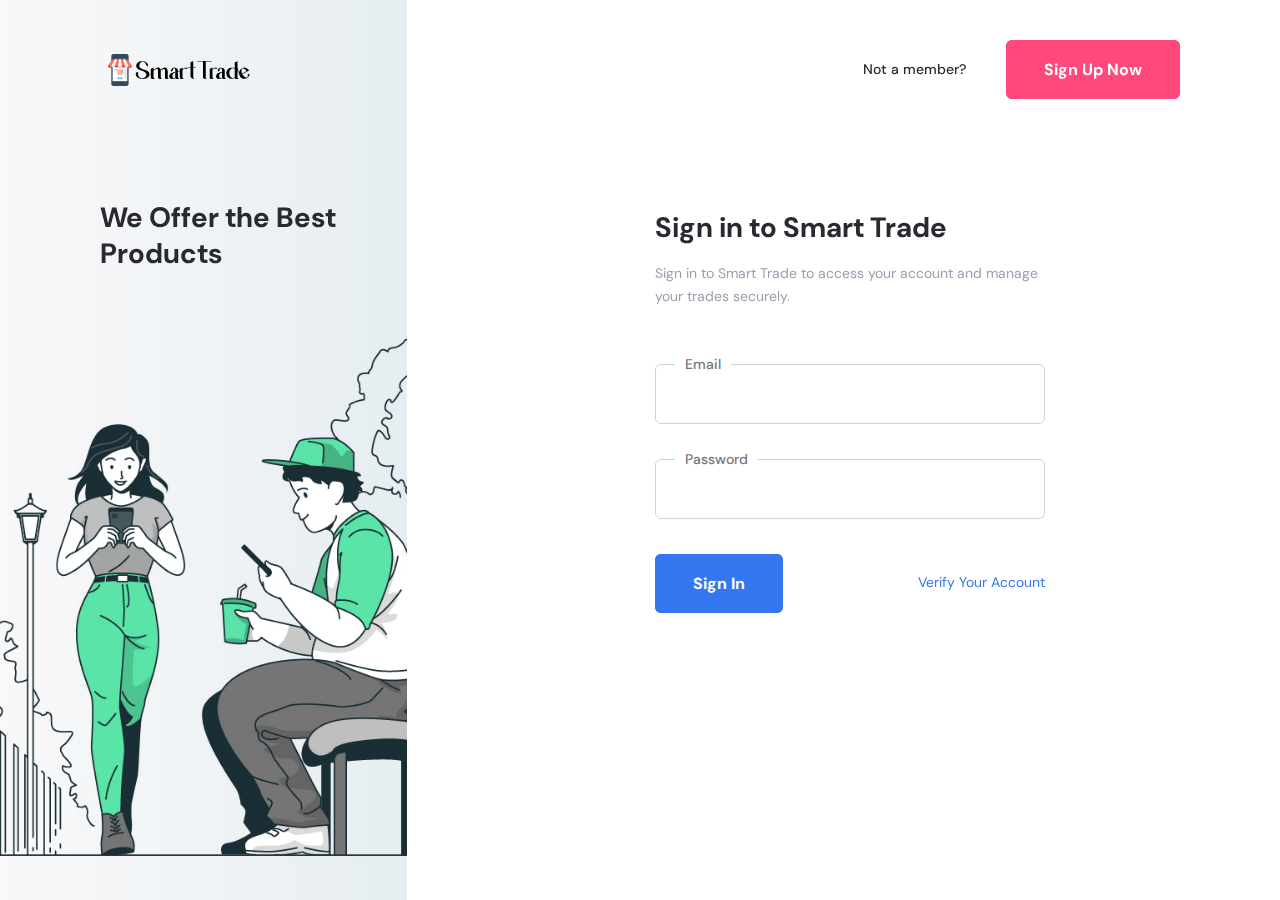
<file: web/sign-in.html>
<!doctype html>
<html class="no-js" lang="en">

<head>
    <meta charset="utf-8">
    <meta http-equiv="x-ua-compatible" content="ie=edge">
    <title>Smart Trade</title>
    <meta name="robots" content="noindex, follow" />
    <meta name="description" content="">
    <meta name="viewport" content="width=device-width, initial-scale=1, shrink-to-fit=no">
    <!-- Favicon -->
    <link rel="shortcut icon" type="image/x-icon" href="assets/images/favicon.png">

    <!-- CSS
    ============================================ -->

    <!-- Bootstrap CSS -->
    <link rel="stylesheet" href="assets/css/vendor/bootstrap.min.css">
    <link rel="stylesheet" href="assets/css/vendor/font-awesome.css">
    <link rel="stylesheet" href="assets/css/vendor/flaticon/flaticon.css">
    <link rel="stylesheet" href="assets/css/vendor/slick.css">
    <link rel="stylesheet" href="assets/css/vendor/slick-theme.css">
    <link rel="stylesheet" href="assets/css/vendor/jquery-ui.min.css">
    <link rel="stylesheet" href="assets/css/vendor/sal.css">
    <link rel="stylesheet" href="assets/css/vendor/magnific-popup.css">
    <link rel="stylesheet" href="assets/css/vendor/base.css">
    <link rel="stylesheet" href="assets/css/style.min.css">

</head>


<body>
    <div class="axil-signin-area">

        <!-- Start Header -->
        <div class="signin-header">
            <div class="row align-items-center">
                <div class="col-sm-4">
                    <a href="index.html" class="site-logo"><img src="./assets/images/logo/logo.png" alt="logo"></a>
                </div>
                <div class="col-sm-8">
                    <div class="singin-header-btn">
                        <p>Not a member?</p>
                        <a href="sign-up.html" class="axil-btn btn-bg-secondary sign-up-btn">Sign Up Now</a>
                    </div>
                </div>
            </div>
        </div>
        <!-- End Header -->

        <div class="row">
            <div class="col-xl-4 col-lg-6">
                <div class="axil-signin-banner bg_image bg_image--10">
                    <h3 class="title">We Offer the Best Products</h3>
                </div>
            </div>
            <div class="col-lg-6 offset-xl-2">
                <div class="axil-signin-form-wrap">
                    <div class="axil-signin-form">
                        <h3 class="title">Sign in to Smart Trade</h3>
                        <p class="b2 mb--55">Sign in to Smart Trade to access your account and manage your trades securely.</p>
                        
                        <p class="text-danger" id="message"></p>
                        <form class="singin-form">
                            <div class="form-group">
                                <label>Email</label>
                                <input type="email" class="form-control" id="email" value="">
                            </div>
                            <div class="form-group">
                                <label>Password</label>
                                <input type="password" class="form-control" id="password" value="">
                            </div>
                            <div class="form-group d-flex align-items-center justify-content-between">
                                <button onclick="signIn();" type="button" class="axil-btn btn-bg-primary submit-btn">Sign In</button>
                                <a href="verify-account.html" class="forgot-btn">Verify Your Account</a>
                            </div>
                        </form>
                    </div>
                </div>
            </div>
        </div>
    </div>

    <!-- JS
============================================ -->
    <!-- Modernizer JS -->
    <script src="assets/js/vendor/modernizr.min.js"></script>
    <!-- jQuery JS -->
    <script src="assets/js/vendor/jquery.js"></script>
    <!-- Bootstrap JS -->
    <script src="assets/js/vendor/popper.min.js"></script>
    <script src="assets/js/vendor/bootstrap.min.js"></script>
    <script src="assets/js/vendor/slick.min.js"></script>
    <script src="assets/js/vendor/js.cookie.js"></script>
    <!-- <script src="assets/js/vendor/jquery.style.switcher.js"></script> -->
    <script src="assets/js/vendor/jquery-ui.min.js"></script>
    <script src="assets/js/vendor/jquery.ui.touch-punch.min.js"></script>
    <script src="assets/js/vendor/jquery.countdown.min.js"></script>
    <script src="assets/js/vendor/sal.js"></script>
    <script src="assets/js/vendor/jquery.magnific-popup.min.js"></script>
    <script src="assets/js/vendor/imagesloaded.pkgd.min.js"></script>
    <script src="assets/js/vendor/isotope.pkgd.min.js"></script>
    <script src="assets/js/vendor/counterup.js"></script>
    <script src="assets/js/vendor/waypoints.min.js"></script>

    <!-- Main JS -->
    <script src="assets/js/main.js"></script>
    <script src="assets/js/sign-in.js"></script>
</body>

</html>
</file>
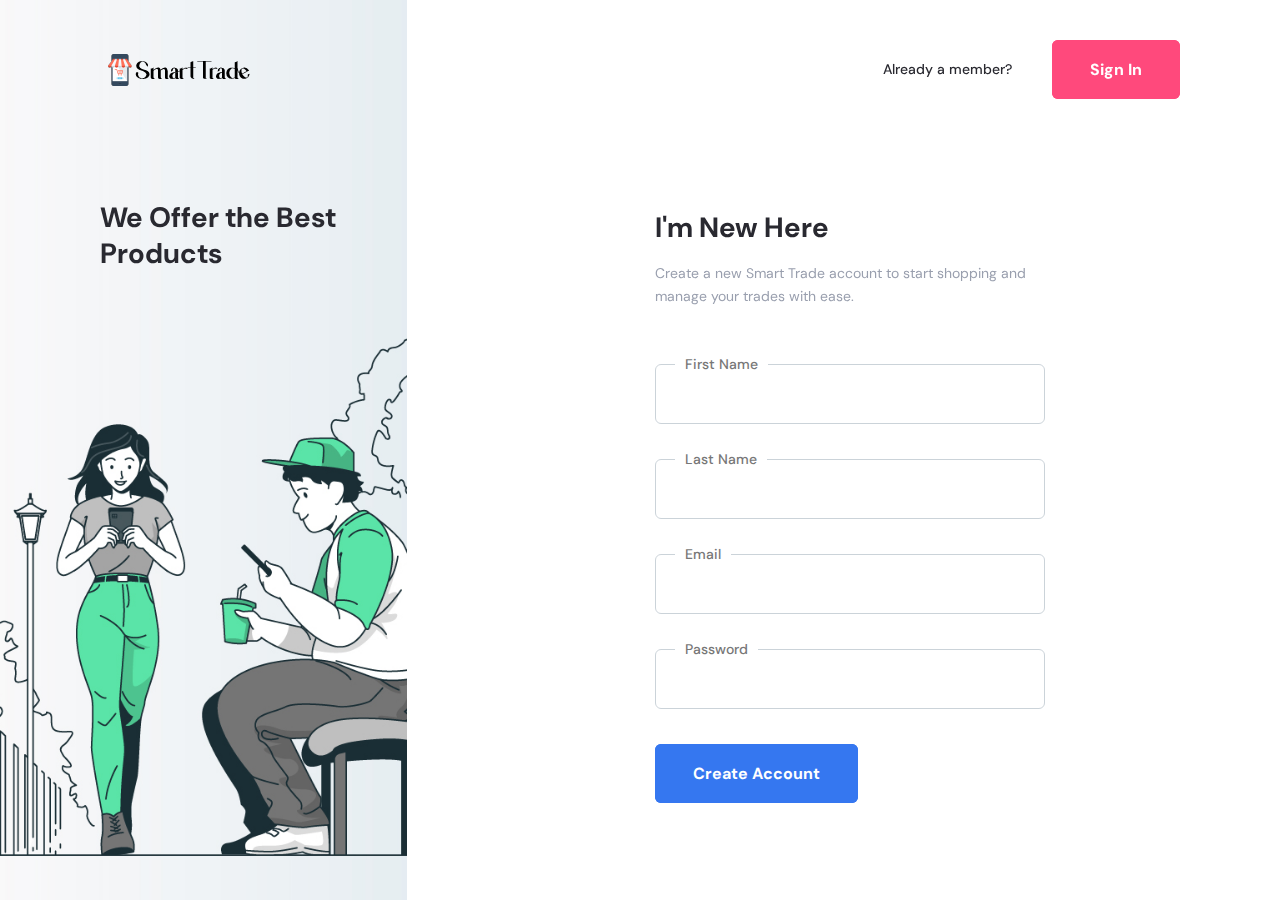
<file: web/sign-up.html>
<!doctype html>
<html class="no-js" lang="en">

    <head>
        <meta charset="utf-8">
        <meta http-equiv="x-ua-compatible" content="ie=edge">
        <title>Smart Trade</title>
        <meta name="robots" content="noindex, follow" />
        <meta name="description" content="">
        <meta name="viewport" content="width=device-width, initial-scale=1, shrink-to-fit=no">
        <!-- Favicon -->
        <link rel="shortcut icon" type="image/x-icon" href="assets/images/favicon.png">

        <!-- CSS
        ============================================ -->

        <!-- Bootstrap CSS -->
        <link rel="stylesheet" href="assets/css/vendor/bootstrap.min.css">
        <link rel="stylesheet" href="assets/css/vendor/font-awesome.css">
        <link rel="stylesheet" href="assets/css/vendor/flaticon/flaticon.css">
        <link rel="stylesheet" href="assets/css/vendor/slick.css">
        <link rel="stylesheet" href="assets/css/vendor/slick-theme.css">
        <link rel="stylesheet" href="assets/css/vendor/jquery-ui.min.css">
        <link rel="stylesheet" href="assets/css/vendor/sal.css">
        <link rel="stylesheet" href="assets/css/vendor/magnific-popup.css">
        <link rel="stylesheet" href="assets/css/vendor/base.css">
        <link rel="stylesheet" href="assets/css/style.min.css">

    </head>


    <body>
        <div class="axil-signin-area">

            <!-- Start Header -->
            <div class="signin-header">
                <div class="row align-items-center">
                    <div class="col-md-6">
                        <a href="index.html" class="site-logo"><img src="./assets/images/logo/logo.png" alt="logo"></a>
                    </div>
                    <div class="col-md-6">
                        <div class="singin-header-btn">
                            <p>Already a member?</p>
                            <a href="sign-in.html" class="axil-btn btn-bg-secondary sign-up-btn">Sign In</a>
                        </div>
                    </div>
                </div>
            </div>
            <!-- End Header -->

            <div class="row">
                <div class="col-xl-4 col-lg-6">
                    <div class="axil-signin-banner bg_image bg_image--10">
                        <h3 class="title">We Offer the Best Products</h3>
                    </div>
                </div>
                <div class="col-lg-6 offset-xl-2">
                    <div class="axil-signin-form-wrap">
                        <div class="axil-signin-form">
                            <h3 class="title">I'm New Here</h3>
                            <p class="b2 mb--55">Create a new Smart Trade account to start shopping and manage your trades with ease.</p>
                            
                            <p class="text-danger" id="message"></p>
                            <form class="singin-form">
                                <div class="form-group">
                                    <label>First Name</label>
                                    <input type="text" class="form-control" id="first_name" value="">
                                </div>
                                <div class="form-group">
                                    <label>Last Name</label>
                                    <input type="text" class="form-control" id="last_name" value="">
                                </div>
                                <div class="form-group">
                                    <label>Email</label>
                                    <input type="email" class="form-control" id="email" value="">
                                </div>
                                <div class="form-group">
                                    <label>Password</label>
                                    <input type="password" class="form-control" id="password" value="">
                                </div>
                                <div class="form-group">
                                    <button onclick="signup();" class="axil-btn btn-bg-primary submit-btn" type="button">Create Account</button>
                                </div>
                            </form>
                        </div>
                    </div>
                </div>
            </div>
        </div>

        <!-- JS
    ============================================ -->
        <!-- Modernizer JS -->
        <script src="assets/js/vendor/modernizr.min.js"></script>
        <!-- jQuery JS -->
        <script src="assets/js/vendor/jquery.js"></script>
        <!-- Bootstrap JS -->
        <script src="assets/js/vendor/popper.min.js"></script>
        <script src="assets/js/vendor/bootstrap.min.js"></script>
        <script src="assets/js/vendor/slick.min.js"></script>
        <script src="assets/js/vendor/js.cookie.js"></script>
        <!-- <script src="assets/js/vendor/jquery.style.switcher.js"></script> -->
        <script src="assets/js/vendor/jquery-ui.min.js"></script>
        <script src="assets/js/vendor/jquery.ui.touch-punch.min.js"></script>
        <script src="assets/js/vendor/jquery.countdown.min.js"></script>
        <script src="assets/js/vendor/sal.js"></script>
        <script src="assets/js/vendor/jquery.magnific-popup.min.js"></script>
        <script src="assets/js/vendor/imagesloaded.pkgd.min.js"></script>
        <script src="assets/js/vendor/isotope.pkgd.min.js"></script>
        <script src="assets/js/vendor/counterup.js"></script>
        <script src="assets/js/vendor/waypoints.min.js"></script>

        <!-- Main JS -->
        <script src="assets/js/main.js"></script>
        <script src="assets/js/sign-up.js"></script>
    </body>

</html>
</file>
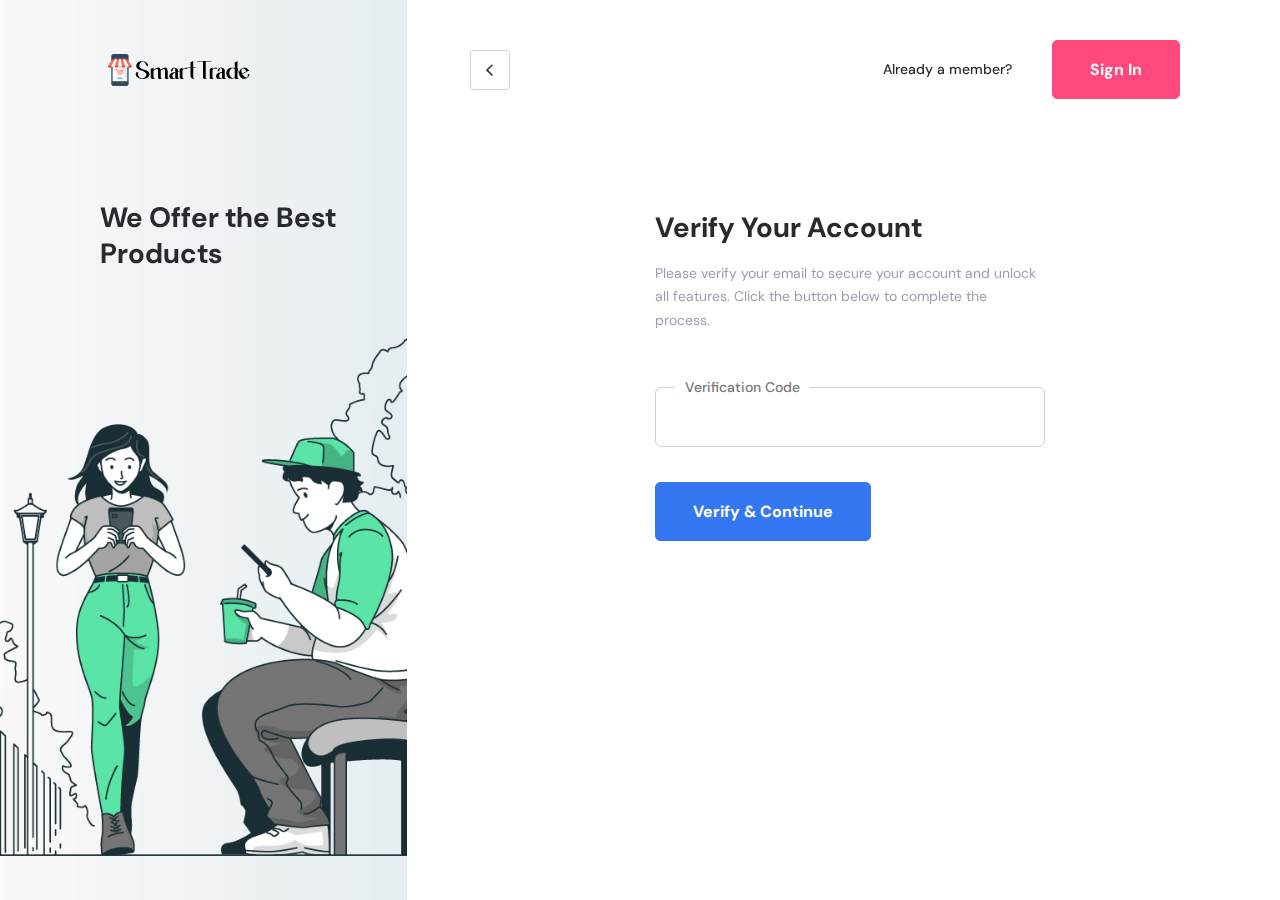
<file: web/verify-account.html>
<!doctype html>
<html class="no-js" lang="en">

<head>
    <meta charset="utf-8">
    <meta http-equiv="x-ua-compatible" content="ie=edge">
    <title>Smart Trade</title>
    <meta name="robots" content="noindex, follow" />
    <meta name="description" content="">
    <meta name="viewport" content="width=device-width, initial-scale=1, shrink-to-fit=no">
    <!-- Favicon -->
    <link rel="shortcut icon" type="image/x-icon" href="assets/images/favicon.png">

    <!-- CSS
    ============================================ -->

    <!-- Bootstrap CSS -->
    <link rel="stylesheet" href="assets/css/vendor/bootstrap.min.css">
    <link rel="stylesheet" href="assets/css/vendor/font-awesome.css">
    <link rel="stylesheet" href="assets/css/vendor/flaticon/flaticon.css">
    <link rel="stylesheet" href="assets/css/vendor/slick.css">
    <link rel="stylesheet" href="assets/css/vendor/slick-theme.css">
    <link rel="stylesheet" href="assets/css/vendor/jquery-ui.min.css">
    <link rel="stylesheet" href="assets/css/vendor/sal.css">
    <link rel="stylesheet" href="assets/css/vendor/magnific-popup.css">
    <link rel="stylesheet" href="assets/css/vendor/base.css">
    <link rel="stylesheet" href="assets/css/style.min.css">

</head>


<body>
    <div class="axil-signin-area">

        <!-- Start Header -->
        <div class="signin-header">
            <div class="row align-items-center">
                <div class="col-xl-4 col-sm-6">
                    <a href="index.html" class="site-logo"><img src="./assets/images/logo/logo.png" alt="logo"></a>
                </div>
                <div class="col-md-2 d-lg-block d-none">
                    <a href="sign-in.html" class="back-btn"><i class="far fa-angle-left"></i></a>
                </div>
                <div class="col-xl-6 col-lg-4 col-sm-6">
                    <div class="singin-header-btn">
                        <p>Already a member?</p>
                        <a href="sign-in.html" class="sign-up-btn axil-btn btn-bg-secondary">Sign In</a>
                    </div>
                </div>
            </div>
        </div>
        <!-- End Header -->

        <div class="row">
            <div class="col-xl-4 col-lg-6">
                <div class="axil-signin-banner bg_image bg_image--10">
                    <h3 class="title">We Offer the Best Products</h3>
                </div>
            </div>
            <div class="col-lg-6 offset-xl-2">
                <div class="axil-signin-form-wrap">
                    <div class="axil-signin-form">
                        <h3 class="title">Verify Your Account</h3>
                        <p class="b2 mb--55">Please verify your email to secure your account and unlock all features. Click the button below to complete the process.</p>
                        
                        <p class="text-danger" id="message"></p>
                        <form class="singin-form">
                            <div class="form-group">
                                <label>Verification Code</label>
                                <input type="text" class="form-control" id="verification" value="">
                            </div>
                            <div class="form-group">
                                <button type="button" onclick="verifyAccount();" class="axil-btn btn-bg-primary submit-btn">Verify & Continue</button>
                            </div>
                        </form>
                    </div>
                </div>
            </div>
        </div>
    </div>

    <!-- JS
============================================ -->
    <!-- Modernizer JS -->
    <script src="assets/js/vendor/modernizr.min.js"></script>
    <!-- jQuery JS -->
    <script src="assets/js/vendor/jquery.js"></script>
    <!-- Bootstrap JS -->
    <script src="assets/js/vendor/popper.min.js"></script>
    <script src="assets/js/vendor/bootstrap.min.js"></script>
    <script src="assets/js/vendor/slick.min.js"></script>
    <script src="assets/js/vendor/js.cookie.js"></script>
    <!-- <script src="assets/js/vendor/jquery.style.switcher.js"></script> -->
    <script src="assets/js/vendor/jquery-ui.min.js"></script>
    <script src="assets/js/vendor/jquery.ui.touch-punch.min.js"></script>
    <script src="assets/js/vendor/jquery.countdown.min.js"></script>
    <script src="assets/js/vendor/sal.js"></script>
    <script src="assets/js/vendor/jquery.magnific-popup.min.js"></script>
    <script src="assets/js/vendor/imagesloaded.pkgd.min.js"></script>
    <script src="assets/js/vendor/isotope.pkgd.min.js"></script>
    <script src="assets/js/vendor/counterup.js"></script>
    <script src="assets/js/vendor/waypoints.min.js"></script>

    <!-- Main JS -->
    <script src="assets/js/main.js"></script>
    <script src="assets/js/verify-account.js"></script>
</body>

</html>
</file>
<file: web/assets/css/vendor/flaticon/flaticon.css>
@font-face {
    font-family: "flaticon";
    src: url("./flaticon.ttf?407e24229cdad6f8c9e45e028e090cfd") format("truetype"),
url("./flaticon.woff?407e24229cdad6f8c9e45e028e090cfd") format("woff"),
url("./flaticon.woff2?407e24229cdad6f8c9e45e028e090cfd") format("woff2"),
url("./flaticon.eot?407e24229cdad6f8c9e45e028e090cfd#iefix") format("embedded-opentype"),
url("./flaticon.svg?407e24229cdad6f8c9e45e028e090cfd#flaticon") format("svg");
}

i[class^="flaticon-"]:before, i[class*=" flaticon-"]:before {
    font-family: flaticon !important;
    font-style: normal;
    font-weight: normal !important;
    font-variant: normal;
    text-transform: none;
    line-height: 1;
    -webkit-font-smoothing: antialiased;
    -moz-osx-font-smoothing: grayscale;
}

.flaticon-arrow-down:before {
    content: "\f101";
}
.flaticon-shopping-cart:before {
    content: "\f102";
}
.flaticon-person:before {
    content: "\f103";
}
.flaticon-magnifying-glass:before {
    content: "\f104";
}
.flaticon-right-arrow:before {
    content: "\f105";
}
.flaticon-close:before {
    content: "\f106";
}
.flaticon-left-arrow:before {
    content: "\f107";
}
.flaticon-exchange:before {
    content: "\f108";
}
.flaticon-visibility:before {
    content: "\f109";
}
.flaticon-heart:before {
    content: "\f10a";
}
.flaticon-box:before {
    content: "\f10b";
}
.flaticon-truck:before {
    content: "\f10c";
}
.flaticon-credit-card:before {
    content: "\f10d";
}
.flaticon-24-hours:before {
    content: "\f10e";
}
.flaticon-headphones:before {
    content: "\f10f";
}
.flaticon-cashback:before {
    content: "\f110";
}
.flaticon-facebook:before {
    content: "\f111";
}
.flaticon-twitter:before {
    content: "\f112";
}
.flaticon-spotify:before {
    content: "\f113";
}
.flaticon-youtube:before {
    content: "\f114";
}
.flaticon-odnoklassniki:before {
    content: "\f115";
}
.flaticon-behance:before {
    content: "\f116";
}
.flaticon-linkedin:before {
    content: "\f117";
}
.flaticon-star:before {
    content: "\f118";
}
.flaticon-star-1:before {
    content: "\f119";
}
.flaticon-menu:before {
    content: "\f11a";
}
.flaticon-menu-bar:before {
    content: "\f11b";
}
.flaticon-plus:before {
    content: "\f11c";
}
.flaticon-envelope:before {
    content: "\f11d";
}
.flaticon-envelope-1:before {
    content: "\f11e";
}
.flaticon-points:before {
    content: "\f11f";
}
.flaticon-ellipsis:before {
    content: "\f120";
}
.flaticon-tag:before {
    content: "\f121";
}
.flaticon-minus:before {
    content: "\f122";
}
.flaticon-van:before {
    content: "\f123";
}
.flaticon-award:before {
    content: "\f124";
}
.flaticon-quality:before {
    content: "\f125";
}
.flaticon-virus:before {
    content: "\f126";
}
.flaticon-product-return:before {
    content: "\f127";
}
.flaticon-expand:before {
    content: "\f128";
}
.flaticon-shop:before {
    content: "\f129";
}
.flaticon-menu-1:before {
    content: "\f12a";
}
.flaticon-more:before {
    content: "\f12b";
}
.flaticon-list:before {
    content: "\f12c";
}
.flaticon-menu-2:before {
    content: "\f12d";
}
.flaticon-map:before {
    content: "\f12e";
}
.flaticon-lock:before {
    content: "\f12f";
}
.flaticon-key:before {
    content: "\f130";
}
.flaticon-suitcase:before {
    content: "\f131";
}
.flaticon-id-card:before {
    content: "\f132";
}
.flaticon-tick:before {
    content: "\f133";
}
.flaticon-call:before {
    content: "\f134";
}
.flaticon-time:before {
    content: "\f135";
}
.flaticon-location-marker:before {
    content: "\f136";
}
.flaticon-earphones:before {
    content: "\f137";
}
.flaticon-warning-sign:before {
    content: "\f138";
}
.flaticon-calendar:before {
    content: "\f139";
}
.flaticon-calendar-1:before {
    content: "\f13a";
}
.flaticon-quote:before {
    content: "\f13b";
}
.flaticon-chat:before {
    content: "\f13c";
}
.flaticon-reply:before {
    content: "\f13d";
}
</file>
<file: web/assets/css/vendor/sal.css>
[data-sal]{transition-duration:.2s;transition-duration:var(--sal-duration,.2s);transition-delay:0s;transition-delay:var(--sal-delay,0s);transition-timing-function:ease;transition-timing-function:var(--sal-easing,ease)}[data-sal][data-sal-duration="200"]{transition-duration:.2s}[data-sal][data-sal-duration="250"]{transition-duration:.25s}[data-sal][data-sal-duration="300"]{transition-duration:.3s}[data-sal][data-sal-duration="350"]{transition-duration:.35s}[data-sal][data-sal-duration="400"]{transition-duration:.4s}[data-sal][data-sal-duration="450"]{transition-duration:.45s}[data-sal][data-sal-duration="500"]{transition-duration:.5s}[data-sal][data-sal-duration="550"]{transition-duration:.55s}[data-sal][data-sal-duration="600"]{transition-duration:.6s}[data-sal][data-sal-duration="650"]{transition-duration:.65s}[data-sal][data-sal-duration="700"]{transition-duration:.7s}[data-sal][data-sal-duration="750"]{transition-duration:.75s}[data-sal][data-sal-duration="800"]{transition-duration:.8s}[data-sal][data-sal-duration="850"]{transition-duration:.85s}[data-sal][data-sal-duration="900"]{transition-duration:.9s}[data-sal][data-sal-duration="950"]{transition-duration:.95s}[data-sal][data-sal-duration="1000"]{transition-duration:1s}[data-sal][data-sal-duration="1050"]{transition-duration:1.05s}[data-sal][data-sal-duration="1100"]{transition-duration:1.1s}[data-sal][data-sal-duration="1150"]{transition-duration:1.15s}[data-sal][data-sal-duration="1200"]{transition-duration:1.2s}[data-sal][data-sal-duration="1250"]{transition-duration:1.25s}[data-sal][data-sal-duration="1300"]{transition-duration:1.3s}[data-sal][data-sal-duration="1350"]{transition-duration:1.35s}[data-sal][data-sal-duration="1400"]{transition-duration:1.4s}[data-sal][data-sal-duration="1450"]{transition-duration:1.45s}[data-sal][data-sal-duration="1500"]{transition-duration:1.5s}[data-sal][data-sal-duration="1550"]{transition-duration:1.55s}[data-sal][data-sal-duration="1600"]{transition-duration:1.6s}[data-sal][data-sal-duration="1650"]{transition-duration:1.65s}[data-sal][data-sal-duration="1700"]{transition-duration:1.7s}[data-sal][data-sal-duration="1750"]{transition-duration:1.75s}[data-sal][data-sal-duration="1800"]{transition-duration:1.8s}[data-sal][data-sal-duration="1850"]{transition-duration:1.85s}[data-sal][data-sal-duration="1900"]{transition-duration:1.9s}[data-sal][data-sal-duration="1950"]{transition-duration:1.95s}[data-sal][data-sal-duration="2000"]{transition-duration:2s}[data-sal][data-sal-delay="50"]{transition-delay:.05s}[data-sal][data-sal-delay="100"]{transition-delay:.1s}[data-sal][data-sal-delay="150"]{transition-delay:.15s}[data-sal][data-sal-delay="200"]{transition-delay:.2s}[data-sal][data-sal-delay="250"]{transition-delay:.25s}[data-sal][data-sal-delay="300"]{transition-delay:.3s}[data-sal][data-sal-delay="350"]{transition-delay:.35s}[data-sal][data-sal-delay="400"]{transition-delay:.4s}[data-sal][data-sal-delay="450"]{transition-delay:.45s}[data-sal][data-sal-delay="500"]{transition-delay:.5s}[data-sal][data-sal-delay="550"]{transition-delay:.55s}[data-sal][data-sal-delay="600"]{transition-delay:.6s}[data-sal][data-sal-delay="650"]{transition-delay:.65s}[data-sal][data-sal-delay="700"]{transition-delay:.7s}[data-sal][data-sal-delay="750"]{transition-delay:.75s}[data-sal][data-sal-delay="800"]{transition-delay:.8s}[data-sal][data-sal-delay="850"]{transition-delay:.85s}[data-sal][data-sal-delay="900"]{transition-delay:.9s}[data-sal][data-sal-delay="950"]{transition-delay:.95s}[data-sal][data-sal-delay="1000"]{transition-delay:1s}[data-sal][data-sal-easing=linear]{transition-timing-function:linear}[data-sal][data-sal-easing=ease]{transition-timing-function:ease}[data-sal][data-sal-easing=ease-in]{transition-timing-function:ease-in}[data-sal][data-sal-easing=ease-out]{transition-timing-function:ease-out}[data-sal][data-sal-easing=ease-in-out]{transition-timing-function:ease-in-out}[data-sal][data-sal-easing=ease-in-cubic]{transition-timing-function:cubic-bezier(.55,.055,.675,.19)}[data-sal][data-sal-easing=ease-out-cubic]{transition-timing-function:cubic-bezier(.215,.61,.355,1)}[data-sal][data-sal-easing=ease-in-out-cubic]{transition-timing-function:cubic-bezier(.645,.045,.355,1)}[data-sal][data-sal-easing=ease-in-circ]{transition-timing-function:cubic-bezier(.6,.04,.98,.335)}[data-sal][data-sal-easing=ease-out-circ]{transition-timing-function:cubic-bezier(.075,.82,.165,1)}[data-sal][data-sal-easing=ease-in-out-circ]{transition-timing-function:cubic-bezier(.785,.135,.15,.86)}[data-sal][data-sal-easing=ease-in-expo]{transition-timing-function:cubic-bezier(.95,.05,.795,.035)}[data-sal][data-sal-easing=ease-out-expo]{transition-timing-function:cubic-bezier(.19,1,.22,1)}[data-sal][data-sal-easing=ease-in-out-expo]{transition-timing-function:cubic-bezier(1,0,0,1)}[data-sal][data-sal-easing=ease-in-quad]{transition-timing-function:cubic-bezier(.55,.085,.68,.53)}[data-sal][data-sal-easing=ease-out-quad]{transition-timing-function:cubic-bezier(.25,.46,.45,.94)}[data-sal][data-sal-easing=ease-in-out-quad]{transition-timing-function:cubic-bezier(.455,.03,.515,.955)}[data-sal][data-sal-easing=ease-in-quart]{transition-timing-function:cubic-bezier(.895,.03,.685,.22)}[data-sal][data-sal-easing=ease-out-quart]{transition-timing-function:cubic-bezier(.165,.84,.44,1)}[data-sal][data-sal-easing=ease-in-out-quart]{transition-timing-function:cubic-bezier(.77,0,.175,1)}[data-sal][data-sal-easing=ease-in-quint]{transition-timing-function:cubic-bezier(.755,.05,.855,.06)}[data-sal][data-sal-easing=ease-out-quint]{transition-timing-function:cubic-bezier(.23,1,.32,1)}[data-sal][data-sal-easing=ease-in-out-quint]{transition-timing-function:cubic-bezier(.86,0,.07,1)}[data-sal][data-sal-easing=ease-in-sine]{transition-timing-function:cubic-bezier(.47,0,.745,.715)}[data-sal][data-sal-easing=ease-out-sine]{transition-timing-function:cubic-bezier(.39,.575,.565,1)}[data-sal][data-sal-easing=ease-in-out-sine]{transition-timing-function:cubic-bezier(.445,.05,.55,.95)}[data-sal][data-sal-easing=ease-in-back]{transition-timing-function:cubic-bezier(.6,-.28,.735,.045)}[data-sal][data-sal-easing=ease-out-back]{transition-timing-function:cubic-bezier(.175,.885,.32,1.275)}[data-sal][data-sal-easing=ease-in-out-back]{transition-timing-function:cubic-bezier(.68,-.55,.265,1.55)}[data-sal|=fade]{opacity:0;transition-property:opacity}[data-sal|=fade].sal-animate,body.sal-disabled [data-sal|=fade]{opacity:1}[data-sal|=slide]{opacity:0;transition-property:opacity,transform}[data-sal=slide-up]{transform:translateY(20%)}[data-sal=slide-down]{transform:translateY(-20%)}[data-sal=slide-left]{transform:translateX(20%)}[data-sal=slide-right]{transform:translateX(-20%)}[data-sal|=slide].sal-animate,body.sal-disabled [data-sal|=slide]{opacity:1;transform:none}[data-sal|=zoom]{opacity:0;transition-property:opacity,transform}[data-sal=zoom-in]{transform:scale(.5)}[data-sal=zoom-out]{transform:scale(1.1)}[data-sal|=zoom].sal-animate,body.sal-disabled [data-sal|=zoom]{opacity:1;transform:none}[data-sal|=flip]{-webkit-backface-visibility:hidden;backface-visibility:hidden;transition-property:transform}[data-sal=flip-left]{transform:perspective(2000px) rotateY(-91deg)}[data-sal=flip-right]{transform:perspective(2000px) rotateY(91deg)}[data-sal=flip-up]{transform:perspective(2000px) rotateX(-91deg)}[data-sal=flip-down]{transform:perspective(2000px) rotateX(91deg)}[data-sal|=flip].sal-animate,body.sal-disabled [data-sal|=flip]{transform:none}
</file>
<file: web/assets/css/vendor/base.css>
/* Page Loader */
.animation-block {
	position: relative;
}
.js .loading::before {
	content: '';
	position: fixed;
	z-index: 100000;
	top: 0;
	left: 0;
	width: 100%;
	height: 100%;
	background: var(--color-bg);
}

.js .loading::after {
	content: '';
	position: fixed;
	z-index: 100000;
	top: 50%;
	left: 50%;
	width: 60px;
	height: 60px;
	margin: -30px 0 0 -30px;
	pointer-events: none;
	border-radius: 50%;
	opacity: 0.4;
	background: var(--color-link);
	animation: loaderAnim 0.7s linear infinite alternate forwards;
}

@keyframes loaderAnim {
	to {
		opacity: 1;
		transform: scale3d(0.5, 0.5, 1);
	}
}


.animation-block a {
	text-decoration: none;
	color: var(--color-link);
	outline: none;
}

.frame {
	padding: 3rem 5vw;
	text-align: center;
	font-size: 0.8rem;
}

.frame__title {
	font-size: inherit;
	margin: 0 0 1rem;
	font-weight: normal;
}

.frame__links {
	display: inline;
}

.frame__links a {
	text-transform: lowercase;
}

.frame__links a:not(:last-child) {
	margin-right: 1rem;
}


.animation-block.block {
	text-transform: lowercase;
	padding: 0 4rem 20vh;
	display: flex;
	flex-direction: column;
	align-items: center;
}

.block__title {
	position: relative;
	font-size: 1rem;
	margin: 0 0 1.5rem 0;
	padding: 0.5rem 0;
	cursor: pointer;
	font-family: titling-gothic-fb-wide, sans-serif;
	font-weight: 700;
	color: var(--color-blocktitle);
}

.block__title:hover {
	color: var(--color-blocktitle-hover);
}

.block__link {
	position: relative;
	cursor: pointer;
	padding: 0.5rem 0;
	color: var(--color-blocklink);
}

.block__link:hover {
	color: var(--color-blocklink-hover);
}

.block__title span,
.block__link span,
.content__text-link span {
	display: inline-block;
	white-space: pre;
}

.content__text {
	padding: 0 5vw 25vh;
	line-height: 2;
	color: var(--color-text);
}

.content__text-link {
	position: relative;
	font-weight: bold;
	cursor: pointer;
}

.content__text-link:first-of-type,
.content__text-link:nth-of-type(11),
.content__text-link:nth-of-type(21) {
	color: #f7e300;
}

.content__text-link:nth-of-type(2),
.content__text-link:nth-of-type(12),
.content__text-link:nth-of-type(22) {
	color: #002df7;
}

.content__text-link:nth-of-type(3),
.content__text-link:nth-of-type(13),
.content__text-link:nth-of-type(23) {
	color: #e51679;
}

.content__text-link:nth-of-type(4),
.content__text-link:nth-of-type(14) {
	color: #fff;
}

.content__text-link:nth-of-type(5),
.content__text-link:nth-of-type(15) {
	color: #00f73d;
}

.content__text-link:nth-of-type(6),
.content__text-link:nth-of-type(16) {
	color: #00e8f7;
}

.content__text-link:nth-of-type(7),
.content__text-link:nth-of-type(17) {
	color: #a753eb;
}

.content__text-link:nth-of-type(8),
.content__text-link:nth-of-type(18) {
	color: #ff2626;
}

.content__text-link:nth-of-type(9),
.content__text-link:nth-of-type(19) {
	color: #eb8e53;
}

.content__text-link:nth-of-type(10),
.content__text-link:nth-of-type(20) {
	color: #ff00e7;
}

.animation-block.block[data-fx="1"] a::after,
a.content__text-link[data-fx="1"]::after,
.animation-block.block[data-fx="2"] a::after,
a.content__text-link[data-fx="2"]::after {
	content: '';
	z-index: -1;
	width: 100%;
	bottom: 0.25rem;
	left: 0;
	position: absolute;
	height: 2px;
	background: currentColor;
	transform: scale3d(0, 1, 1);
	transform-origin: 0% 50%;
	transition: transform 0.2s cubic-bezier(0.390, 0.575, 0.565, 1.000);
}

a.content__text-link[data-fx="1"]::after,
a.content__text-link[data-fx="2"]::after {
	bottom: 0;
}

.animation-block.block[data-fx="1"] a:hover::after,
a.content__text-link[data-fx="1"]:hover::after,
.animation-block.block[data-fx="2"] a:hover::after,
a.content__text-link[data-fx="2"]:hover::after {
	transform: scale3d(1, 1, 1)
}

.animation-block.block[data-fx="6"] a::after,
a.content__text-link[data-fx="6"]::after {
	content: '';
	z-index: -1;
	width: 100%;
	bottom: 0.25rem;
	left: 0;
	position: absolute;
	height: 2px;
	background: currentColor;
	transform: scale3d(0, 1, 1);
	transform-origin: 100% 50%;
	transition: transform 0.7s cubic-bezier(0.860, 0.000, 0.070, 1.000);
}

a.content__text-link[data-fx="6"]::after {
	bottom: 0;
}

.animation-block.block[data-fx="6"] a:hover::after,
a.content__text-link[data-fx="6"]:hover::after {
	transform: scale3d(1, 1, 1)
}

.animation-block.block[data-fx="14"] a::after,
a.content__text-link[data-fx="14"]::after {
	content: '';
	z-index: -1;
	width: 100%;
	bottom: 0.25rem;
	left: 0;
	position: absolute;
	height: 2px;
	background: currentColor;
	transform: scale3d(0, 1, 1);
	transform-origin: 0% 50%;
}

a.content__text-link[data-fx="14"]::after {
	bottom: 0;
}

.animation-block.block[data-fx="14"] a:hover::after,
a.content__text-link[data-fx="14"]:hover::after {
	animation: loop 0.5s infinite;
}

@keyframes loop {
	0% {
		transform-origin: 0% 50%;
		transform: scale3d(0, 1, 1);
	}

	50% {
		transform-origin: 0% 50%;
		transform: scale3d(1, 1, 1);
	}

	51% {
		transform-origin: 100% 50%;
	}

	100% {
		transform-origin: 100% 50%;
		transform: scale3d(0, 1, 1);
	}
}

.hover-reveal {
	position: fixed;
	width: 200px;
	height: 150px;
	top: 0;
	left: 0;
	pointer-events: none;
	opacity: 0;
}

.hover-reveal__inner,
.hover-reveal__img {
	width: 100%;
	height: 100%;
	position: relative;
}

.hover-reveal__deco {
	width: 100%;
	height: 100%;
	position: absolute;
	top: 0;
	left: 0;
	background-color: #181314;
}

.hover-reveal__img {
	background-size: cover;
	background-position: 50% 50%;
}

@media screen and (min-width: 53em) {
	.message {
		display: none;
	}

	.frame {
		position: fixed;
		text-align: left;
		z-index: 10000;
		top: 0;
		left: 0;
		display: grid;
		align-content: space-between;
		width: 100%;
		max-width: none;
		height: 100vh;
		padding: 2rem;
		pointer-events: none;
		grid-template-columns: 50% 50%;
		grid-template-rows: auto auto auto;
		grid-template-areas: 'title links'
			'... ...'
			'... github';
	}

	.frame__title {
		grid-area: title;
		padding: 0;
	}

	.frame__links {
		grid-area: links;
		padding: 0;
		justify-self: end;
	}



	.frame a {
		pointer-events: auto;
	}

	.animation-block.block {
		align-items: flex-start;
	}

	

	.content__text {
		grid-column: span 3;
	}
}
</file>
<file: web/assets/css/style.min.css>
﻿@import"https://fonts.googleapis.com/css2?family=DM+Sans:ital,wght@0,400;0,500;0,700;1,400&family=Poppins:wght@400;500;600;700&display=swap";:root{--color-primary: #3577f0;--light-primary: #8c71db;--color-secondary: #ff497c;--color-tertiary: #FAB8C4;--color-white: #ffffff;--color-dark: #27272E;--color-black: #000000;--color-light: #CBD3D9;--color-lighter: #F6F7FB;--color-lightest: #C4C4C4;--color-chart01: #896BA7;--color-chart02: #BADEFF;--color-chart03: #E76458;--color-heading: #292930;--color-body: #777777;--color-border-light: #E3E6E9;--color-border-dark: #42424A;--color-gray: #999FAE;--color-midgray: #878787;--color-extra01: #999FAE;--color-success: #3EB75E;--color-danger: #FF0003;--color-warning: #FF8F3C;--color-info: #1BA2DB;--color-facebook: #3B5997;--color-twitter: #1BA1F2;--color-youtube: #ED4141;--color-linkedin: #0077B5;--color-pinterest: #E60022;--color-instagram: #C231A1;--color-vimeo: #00ADEF;--color-twitch: #6441A3;--color-discord: #7289da;--radius: 6px;--radius-big: 16px;--radius-small: 6px;--border-width: 2px;--border-thin: 1px;--p-light: 300;--p-regular: 400;--p-medium: 500;--p-semi-bold: 600;--p-bold: 700;--p-extra-bold: 800;--p-black: 900;--s-light: 300;--s-regular: 400;--s-medium: 500;--s-bold: 700;--s-black: 900;--shadow-primary: 0px 4px 10px rgba(37, 47, 63, 0.1);--shadow-light: 0 2px 6px 0 rgba(0, 0, 0, 0.05);--shadow-dark: 0 16px 32px 0 rgba(0, 0, 0, 0.04);--transition: 0.3s;--font-primary: "DM Sans", sans-serif;--font-secondary: "DM Sans", sans-serif;--font-awesome: "Font Awesome 6 Pro";--font-size-b1: 16px;--font-size-b2: 14px;--font-size-b3: 12px;--line-height-b1: 1.7;--line-height-b2: 1.65;--line-height-b3: 1.6;--h1: 46px;--h2: 36px;--h3: 28px;--h4: 24px;--h5: 20px;--h6: 18px}*{-webkit-box-sizing:border-box;-moz-box-sizing:border-box;box-sizing:border-box}article,aside,details,figcaption,figure,footer,header,nav,section,summary{display:block}audio,canvas,video{display:inline-block}audio:not([controls]){display:none;height:0}[hidden]{display:none}a{color:var(--color-heading);text-decoration:none;outline:none}a:hover,a:focus,a:active{text-decoration:none;outline:none;color:var(--color-primary)}a:focus{outline:none}address{margin:0 0 24px}abbr[title]{border-bottom:1px dotted}b,strong{font-weight:bold}mark{background:var(--color-primary);color:#fff}code,kbd,pre,samp{font-size:var(--font-size-b3);-webkit-hyphens:none;-moz-hyphens:none;-ms-hyphens:none;hyphens:none;color:var(--color-primary)}kbd,ins{color:#fff}pre{font-family:"Courier 10 Pitch",Courier,monospace;font-size:var(--font-size-b3);margin:10px 0;overflow:auto;padding:20px;white-space:pre;white-space:pre-wrap;word-wrap:break-word;color:var(--color-body);background:var(--color-lighter)}small{font-size:smaller}sub,sup{font-size:75%;line-height:0;position:relative;vertical-align:baseline}sup{top:-0.5em}sub{bottom:-0.25em}dl{margin-top:0;margin-bottom:10px}dd{margin:0 15px 15px}dt{font-weight:bold;color:var(--color-heading)}menu,ol,ul{margin:16px 0;padding:0 0 0 40px}nav ul,nav ol{list-style:none;list-style-image:none}li>ul,li>ol{margin:0}ol ul{margin-bottom:0}img{-ms-interpolation-mode:bicubic;border:0;vertical-align:middle;max-width:100%;height:auto}svg:not(:root){overflow:hidden}figure{margin:0}form{margin:0}fieldset{border:1px solid var(--color-border);margin:0 2px;min-width:inherit;padding:.35em .625em .75em}legend{border:0;padding:0;white-space:normal}button,input,select,textarea{font-size:100%;margin:0;max-width:100%;vertical-align:baseline}button,input{line-height:normal}button,html input[type=button],input[type=reset],input[type=submit]{-webkit-appearance:button;-moz-appearance:button;appearance:button;cursor:pointer}button[disabled],input[disabled]{cursor:default}input[type=checkbox],input[type=radio]{padding:0}input[type=search]{-webkit-appearance:textfield;-moz-appearance:textfield;appearance:textfield;appearance:textfield;padding-right:2px;width:270px;cursor:text}input[type=search]::-webkit-search-decoration{-webkit-appearance:none;appearance:none}button::-moz-focus-inner,input::-moz-focus-inner{border:0;padding:0}textarea{overflow:auto;vertical-align:top}caption,th,td{font-weight:normal}th{font-weight:500;text-transform:uppercase}td,.wp-block-calendar tfoot td{border:1px solid var(--color-border);padding:7px 10px}del{color:#656973}ins{background:rgba(255,47,47,.4);text-decoration:none}hr{background-size:4px 4px;border:0;height:1px;margin:0 0 24px}table a,table a:link,table a:visited{text-decoration:underline}dt{font-weight:bold;margin-bottom:10px}dd{margin:0 15px 15px}caption{caption-side:top}kbd{background:var(--heading-color)}dfn,cite,em{font-style:italic}blockquote,q{-webkit-hyphens:none;-moz-hyphens:none;-ms-hyphens:none;hyphens:none;quotes:none}blockquote:before,blockquote:after,q:before,q:after{content:"";content:none}blockquote{font-size:var(--font-size-b1);font-style:italic;font-weight:var(--p-light);margin:24px 40px}blockquote blockquote{margin-right:0}blockquote cite,blockquote small{font-size:var(--font-size-b3);font-weight:normal}blockquote strong,blockquote b{font-weight:700}*{box-sizing:border-box}html{overflow:hidden;overflow-y:auto;margin:0;padding:0;font-size:10px}@media only screen and (min-width: 992px){body.overflow-visible{overflow:visible;overflow-y:visible}}body{font-size:var(--font-size-b1);line-height:var(--line-height-b1);-webkit-font-smoothing:antialiased;-moz-osx-font-smoothing:grayscale;font-family:var(--font-primary);color:var(--color-body);font-weight:var(--p-regular);overflow:hidden;overflow-y:auto}h1,h2,h3,h4,h5,h6,.h1,.h2,.h3,.h4,.h5,.h6,address,p,pre,blockquote,menu,ol,ul,table,hr{margin:0;margin-bottom:30px}h1,h2,h3,h4,h5,h6,.h1,.h2,.h3,.h4,.h5,.h6{word-break:break-word;font-family:var(--font-secondary);line-height:1.3;color:var(--color-heading)}h1,.h1{font-size:var(--h1)}h2,.h2{font-size:var(--h2)}h3,.h3{font-size:var(--h3)}h4,.h4{font-size:var(--h4)}h5,.h5{font-size:var(--h5)}h6,.h6{font-size:var(--h6)}h1 a,h2 a,h3 a,h4 a,h5 a,h6 a,.h1 a,.h2 a,.h3 a,.h4 a,.h5 a,.h6 a{color:inherit}@media only screen and (min-width: 768px)and (max-width: 991px){h1,.h1{font-size:40px}h2,.h2{font-size:30px}h3,.h3{font-size:26px}h4,.h4{font-size:22px}}@media only screen and (max-width: 767px){h1,.h1{font-size:34px}h2,.h2{font-size:26px}h3,.h3{font-size:24px}h4,.h4{font-size:20px}}h1,.h1,h2,.h2,h3,.h3{font-weight:var(--s-bold)}h4,.h4,h5,.h5{font-weight:var(--s-bold)}h6,.h6{font-weight:var(--s-medium)}h1.b1,h2.b1,h3.b1,h4.b1,h5.b1,h6.b1{font-size:var(--font-size-b1);line-height:var(--line-height-b1)}h1.b2,h2.b2,h3.b2,h4.b2,h5.b2,h6.b2{font-size:var(--font-size-b2);line-height:var(--line-height-b2)}h1.b3,h2.b3,h3.b3,h4.b3,h5.b3,h6.b3{font-size:var(--font-size-b3);line-height:var(--line-height-b3)}p{font-size:var(--font-size-b1);line-height:var(--line-height-b1);font-weight:var(--p-regular);color:var(--color-body);margin:0 0 30px}p.has-large-font-size{line-height:1.5;font-size:36px}p.has-medium-font-size{font-size:24px;line-height:36px}p.has-small-font-size{font-size:13px}p.has-very-light-gray-color{color:var(--color-white)}p.has-background{padding:20px 30px}p.b1{font-size:var(--font-size-b1);line-height:var(--line-height-b1)}p.b2{font-size:var(--font-size-b2);line-height:var(--line-height-b2)}p.b3{font-size:var(--font-size-b3);line-height:var(--line-height-b3)}p:last-child{margin-bottom:0}.b1{font-size:var(--font-size-b1);line-height:var(--line-height-b1)}.b2{font-size:var(--font-size-b2);line-height:var(--line-height-b2)}.b3{font-size:var(--font-size-b3);line-height:var(--line-height-b3)}table{border-collapse:collapse;border-spacing:0;margin:0 0 20px;width:100%}table a,table a:link,table a:visited{text-decoration:none}cite,.wp-block-pullquote cite,.wp-block-pullquote.is-style-solid-color blockquote cite,.wp-block-quote cite{color:var(--heading-color)}var{font-family:"Courier 10 Pitch",Courier,monospace}ul,ol{padding-left:18px}ul{list-style:square;margin-bottom:30px;padding-left:20px}ul.liststyle.bullet li{font-size:18px;line-height:30px;color:var(--color-body);position:relative;padding-left:30px}@media only screen and (max-width: 767px){ul.liststyle.bullet li{padding-left:19px}}ul.liststyle.bullet li::before{position:absolute;content:"";width:6px;height:6px;border-radius:100%;background:var(--color-body);left:0;top:10px}ul.liststyle.bullet li+li{margin-top:8px}ul li{font-size:var(--font-size-b1);line-height:var(--line-height-b1);margin-top:8px;margin-bottom:8px;color:var(--color-body);font-family:var(--font-secondary)}ul li a{text-decoration:none;color:var(--color-heading)}ul li a:hover{color:var(--color-primary)}ul li::marker{color:var(--color-body)}ul ul{margin-bottom:0}ol{margin-bottom:30px}ol li{font-size:var(--font-size-b1);line-height:var(--line-height-b1);color:var(--color-body);margin-top:8px;margin-bottom:8px}ol li a{color:var(--heading-color);text-decoration:none}ol li a:hover{color:var(--color-primary)}ol ul{padding-left:30px}.post-scale,.radius{border-radius:var(--radius)}.copyright-default .quick-link,.comment-list ul.children,.comment-list,.axil-dashboard-address ul,.single-product-content .inner .product-variation .variable-items-wrapper,.single-product-content .inner .product-meta,.axil-shop-sidebar .toggle-list ul,.color-variant,.axil-product .cart-action,.cart-dropdown .cart-item-list,.mainmenu,.axil-mainmenu.aside-category-menu .header-department .department-megamenu .department-submenu ul,.axil-mainmenu.aside-category-menu .header-department .department-nav-menu .nav-menu-list,.header-action>ul>li,.header-top-link .quick-link,.social-share,.main-slider-style-1 .shape-group li,.main-slider-content .item-rating .thumb ul li{padding:0;margin:0;list-style:none}.liststyle{padding:0;margin:0;list-style:none}.widget_rss ul li a,.tagcloud a,.comment-list .comment .reply-edit a.comment-reply-link,.axil-post-meta .post-meta-content .author-title a,.content-blog.format-quote .inner .content blockquote .title a,.content-blog .content .title a,.cart-dropdown .cart-header .cart-close,.header-search-modal .card-close,.header-action .my-account .my-account-dropdown,.pv-single-demo .title,.arrow-both-side-4 .slide-arrow,.arrow-both-side-3 .slide-arrow,.arrow-both-side-2 .slide-arrow,.arrow-both-side .slide-arrow,.arrow-between-side .slide-arrow,input[type=submit],.form-group textarea,.form-group input,#scrollUp,ul li a,ol li a{transition:var(--transition)}.bg_image,.bgImagePosition{background-repeat:no-repeat;background-size:cover;background-position:center center}.post-scale{overflow:hidden}.post-scale img{transition:.5s}.post-scale:hover img{transform:scale(1.1)}@keyframes signalanimation{0%{opacity:1}100%{opacity:0}}@keyframes customOne{from{transform:scale(1)}50%{transform:scale(0.9)}to{transform:scale(1)}}@keyframes customTwo{0%{transform:translate(0px, 0px)}50%{transform:translate(100px, 0px)}100%{transform:translate(50px, 50px)}}.customOne{animation:customOne 2s infinite}@keyframes pulse{0%{box-shadow:0 0 0 0 var(--color-primary)}70%{box-shadow:0 0 0 20px rgba(255,255,255,0)}100%{box-shadow:0 0 0 0 rgba(255,255,255,0)}}@-webkit-keyframes headerSlideDown{0%{transform:translateY(-100px)}to{transform:translateY(0)}}@keyframes headerSlideDown{0%{transform:translateY(-100px)}to{transform:translateY(0)}}@-webkit-keyframes slideFadeInUp{from{opacity:0;-webkit-transform:translate3d(0, 20%, 0);transform:translate3d(0, 20%, 0)}to{opacity:1;-webkit-transform:none;transform:none}}@keyframes slideFadeInUp{from{opacity:0;-webkit-transform:translate3d(0, 20%, 0);transform:translate3d(0, 20%, 0)}to{opacity:1;-webkit-transform:none;transform:none}}.slideFadeInUp{-webkit-animation-name:slideFadeInUp;animation-name:slideFadeInUp}@-webkit-keyframes moveVertical{to{opacity:1;-webkit-transform:translateY(0)}}@keyframes moveVertical{to{opacity:1;-webkit-transform:translateY(0);transform:translateY(0)}}@keyframes scrollDown{0%{opacity:0}10%{transform:translateY(0);opacity:1}100%{transform:translateY(10px);opacity:0}}@keyframes btnIconSlide{0%{transform:translateY(0)}40%{transform:translateY(-5px);opacity:0}80%{transform:translateY(5px);opacity:0}100%{transform:translateY(0);opacity:1}}@keyframes prevNavSlide{0%{transform:translateX(0)}40%{transform:translateX(-5px);opacity:0}80%{transform:translateX(5px);opacity:0}100%{transform:translateX(0);opacity:1}}@keyframes nextNavSlide{0%{transform:translateX(0)}40%{transform:translateX(5px);opacity:0}80%{transform:translateX(-5px);opacity:0}100%{transform:translateX(0);opacity:1}}.clearfix:before,.clearfix:after{content:" ";display:table}.clearfix:after{clear:both}.fix{overflow:hidden}.slick-initialized .slick-slide{margin-bottom:-10px}.bg-color-primary{background:var(--color-primary)}.bg-color-secondary{background:var(--color-secondary)}.bg-color-tertiary{background:var(--color-tertiary)}.bg-color-grey{background:#f0f2f5}.bg-color-white{background:#fff}.bg-color-dark{background:var(--color-dark)}.bg-color-lighter{background:var(--color-lighter)}.bg_image--1{background-image:url(../images/bg/bg-image-1.jpg)}.bg_image--2{background-image:url(../images/bg/bg-image-2.jpg)}.bg_image--3{background-image:url(../images/bg/bg-image-3.jpg)}.bg_image--4{background-image:url(../images/bg/bg-image-4.jpg)}.bg_image--5{background-image:url(../images/bg/bg-image-5.jpg)}.bg_image--6{background-image:url(../images/bg/bg-image-6.jpg)}.bg_image--7{background-image:url(../images/bg/bg-image-7.jpg)}.bg_image--8{background-image:url(../images/bg/bg-image-8.jpg)}.bg_image--9{background-image:url(../images/bg/bg-image-9.jpg)}.bg_image--10{background-image:url(../images/bg/bg-image-10.jpg)}.bg_image--11{background-image:url(../images/bg/bg-image-11.jpg)}.bg_image--12{background-image:url(../images/bg/bg-image-12.jpg)}.bg_image--13{background-image:url(../images/bg/bg-image-13.jpg)}.bg_image--14{background-image:url(../images/bg/bg-image-14.jpg)}.bg_image--15{background-image:url(../images/bg/bg-image-15.jpg)}.bg_image--16{background-image:url(../images/bg/bg-image-16.jpg)}.bg_image--17{background-image:url(../images/bg/bg-image-17.jpg)}.bg_image--18{background-image:url(../images/bg/bg-image-18.jpg)}.bg_image--19{background-image:url(../images/bg/bg-image-19.jpg)}.bg_image--20{background-image:url(../images/bg/bg-image-20.jpg)}.fullscreen{min-height:100vh;width:100%}.flex-center{display:flex;align-items:center}.require{color:var(--color-chart03)}.container,.container-fluid,.container-lg,.container-md,.container-sm,.container-xl,.container-xxl{padding-left:15px;padding-right:15px}.row{margin-right:-15px;margin-left:-15px}.row>[class*=col]{padding-left:15px;padding-right:15px}.row--0{margin-left:0px;margin-right:0px}.row--0>[class*=col]{padding-left:0px;padding-right:0px}.row--5{margin-left:-5px;margin-right:-5px}.row--5>[class*=col]{padding-left:5px;padding-right:5px}.row--10{margin-left:-10px;margin-right:-10px}.row--10>[class*=col]{padding-left:10px;padding-right:10px}.row--20{margin-left:-20px;margin-right:-20px}@media only screen and (min-width: 1200px)and (max-width: 1599px){.row--20{margin-left:-15px;margin-right:-15px}}@media only screen and (min-width: 992px)and (max-width: 1199px){.row--20{margin-left:-15px;margin-right:-15px}}@media only screen and (min-width: 768px)and (max-width: 991px){.row--20{margin-left:-15px;margin-right:-15px}}@media only screen and (max-width: 767px){.row--20{margin-left:-15px !important;margin-right:-15px !important}}.row--20>[class*=col],.row--20>[class*=col-]{padding-left:20px;padding-right:20px}@media only screen and (min-width: 1200px)and (max-width: 1599px){.row--20>[class*=col],.row--20>[class*=col-]{padding-left:15px;padding-right:15px}}@media only screen and (min-width: 992px)and (max-width: 1199px){.row--20>[class*=col],.row--20>[class*=col-]{padding-left:15px;padding-right:15px}}@media only screen and (min-width: 768px)and (max-width: 991px){.row--20>[class*=col],.row--20>[class*=col-]{padding-left:15px !important;padding-right:15px !important}}@media only screen and (max-width: 767px){.row--20>[class*=col],.row--20>[class*=col-]{padding-left:15px !important;padding-right:15px !important}}.row--25{margin-left:-25px;margin-right:-25px}@media only screen and (min-width: 1200px)and (max-width: 1599px){.row--25{margin-left:-15px;margin-right:-15px}}@media only screen and (min-width: 992px)and (max-width: 1199px){.row--25{margin-left:-15px;margin-right:-15px}}@media only screen and (min-width: 768px)and (max-width: 991px){.row--25{margin-left:-15px;margin-right:-15px}}@media only screen and (max-width: 767px){.row--25{margin-left:-15px !important;margin-right:-15px !important}}.row--25>[class*=col],.row--25>[class*=col-]{padding-left:25px;padding-right:25px}@media only screen and (min-width: 1200px)and (max-width: 1599px){.row--25>[class*=col],.row--25>[class*=col-]{padding-left:15px;padding-right:15px}}@media only screen and (min-width: 992px)and (max-width: 1199px){.row--25>[class*=col],.row--25>[class*=col-]{padding-left:15px;padding-right:15px}}@media only screen and (min-width: 768px)and (max-width: 991px){.row--25>[class*=col],.row--25>[class*=col-]{padding-left:15px !important;padding-right:15px !important}}@media only screen and (max-width: 767px){.row--25>[class*=col],.row--25>[class*=col-]{padding-left:15px !important;padding-right:15px !important}}.row--30{margin-left:-30px;margin-right:-30px}@media only screen and (min-width: 1200px)and (max-width: 1599px){.row--30{margin-left:-15px;margin-right:-15px}}@media only screen and (min-width: 992px)and (max-width: 1199px){.row--30{margin-left:-15px;margin-right:-15px}}@media only screen and (min-width: 768px)and (max-width: 991px){.row--30{margin-left:-15px;margin-right:-15px}}@media only screen and (max-width: 767px){.row--30{margin-left:-15px !important;margin-right:-15px !important}}.row--30>[class*=col],.row--30>[class*=col-]{padding-left:30px;padding-right:30px}@media only screen and (min-width: 1200px)and (max-width: 1599px){.row--30>[class*=col],.row--30>[class*=col-]{padding-left:15px;padding-right:15px}}@media only screen and (min-width: 992px)and (max-width: 1199px){.row--30>[class*=col],.row--30>[class*=col-]{padding-left:15px;padding-right:15px}}@media only screen and (min-width: 768px)and (max-width: 991px){.row--30>[class*=col],.row--30>[class*=col-]{padding-left:15px !important;padding-right:15px !important}}@media only screen and (max-width: 767px){.row--30>[class*=col],.row--30>[class*=col-]{padding-left:15px !important;padding-right:15px !important}}.row--45{margin-left:-45px;margin-right:-45px}@media only screen and (min-width: 1200px)and (max-width: 1599px){.row--45{margin-left:-15px;margin-right:-15px}}@media only screen and (min-width: 992px)and (max-width: 1199px){.row--45{margin-left:-15px;margin-right:-15px}}@media only screen and (min-width: 768px)and (max-width: 991px){.row--45{margin-left:-15px;margin-right:-15px}}@media only screen and (max-width: 767px){.row--45{margin-left:-15px !important;margin-right:-15px !important}}.row--45>[class*=col],.row--45>[class*=col-]{padding-left:45px;padding-right:45px}@media only screen and (min-width: 1200px)and (max-width: 1599px){.row--45>[class*=col],.row--45>[class*=col-]{padding-left:15px;padding-right:15px}}@media only screen and (min-width: 992px)and (max-width: 1199px){.row--45>[class*=col],.row--45>[class*=col-]{padding-left:15px;padding-right:15px}}@media only screen and (min-width: 768px)and (max-width: 991px){.row--45>[class*=col],.row--45>[class*=col-]{padding-left:15px !important;padding-right:15px !important}}@media only screen and (max-width: 767px){.row--45>[class*=col],.row--45>[class*=col-]{padding-left:15px !important;padding-right:15px !important}}.row--40{margin-left:-40px;margin-right:-40px}@media only screen and (min-width: 1200px)and (max-width: 1599px){.row--40{margin-left:-15px;margin-right:-15px}}@media only screen and (min-width: 992px)and (max-width: 1199px){.row--40{margin-left:-15px;margin-right:-15px}}@media only screen and (min-width: 768px)and (max-width: 991px){.row--40{margin-left:-15px;margin-right:-15px}}@media only screen and (max-width: 767px){.row--40{margin-left:-15px !important;margin-right:-15px !important}}.row--40>[class*=col],.row--40>[class*=col-]{padding-left:40px;padding-right:40px}@media only screen and (min-width: 1200px)and (max-width: 1599px){.row--40>[class*=col],.row--40>[class*=col-]{padding-left:15px;padding-right:15px}}@media only screen and (min-width: 992px)and (max-width: 1199px){.row--40>[class*=col],.row--40>[class*=col-]{padding-left:15px;padding-right:15px}}@media only screen and (min-width: 768px)and (max-width: 991px){.row--40>[class*=col],.row--40>[class*=col-]{padding-left:15px !important;padding-right:15px !important}}@media only screen and (max-width: 767px){.row--40>[class*=col],.row--40>[class*=col-]{padding-left:15px !important;padding-right:15px !important}}.row--50{margin-left:-50px;margin-right:-50px}@media only screen and (min-width: 1400px)and (max-width: 1599px){.row--50{margin-left:-30px;margin-right:-30px}}@media only screen and (min-width: 1200px)and (max-width: 1399px){.row--50{margin-left:-15px;margin-right:-15px}}@media only screen and (min-width: 992px)and (max-width: 1199px){.row--50{margin-left:-15px;margin-right:-15px}}@media only screen and (min-width: 768px)and (max-width: 991px){.row--50{margin-left:-15px;margin-right:-15px}}@media only screen and (max-width: 767px){.row--50{margin-left:-15px !important;margin-right:-15px !important}}.row--50>[class*=col],.row--50>[class*=col-]{padding-left:50px;padding-right:50px}@media only screen and (min-width: 1400px)and (max-width: 1599px){.row--50>[class*=col],.row--50>[class*=col-]{padding-left:30px;padding-right:30px}}@media only screen and (min-width: 1200px)and (max-width: 1399px){.row--50>[class*=col],.row--50>[class*=col-]{padding-left:15px;padding-right:15px}}@media only screen and (min-width: 992px)and (max-width: 1199px){.row--50>[class*=col],.row--50>[class*=col-]{padding-left:15px;padding-right:15px}}@media only screen and (min-width: 768px)and (max-width: 991px){.row--50>[class*=col],.row--50>[class*=col-]{padding-left:15px !important;padding-right:15px !important}}@media only screen and (max-width: 767px){.row--50>[class*=col],.row--50>[class*=col-]{padding-left:15px !important;padding-right:15px !important}}.row--60{margin-left:-60px;margin-right:-60px}@media only screen and (min-width: 1200px)and (max-width: 1599px){.row--60{margin-left:-15px;margin-right:-15px}}@media only screen and (min-width: 992px)and (max-width: 1199px){.row--60{margin-left:-15px;margin-right:-15px}}@media only screen and (min-width: 768px)and (max-width: 991px){.row--60{margin-left:-15px;margin-right:-15px}}@media only screen and (max-width: 767px){.row--60{margin-left:-15px !important;margin-right:-15px !important}}.row--60>[class*=col],.row--60>[class*=col-]{padding-left:60px;padding-right:60px}@media only screen and (min-width: 1200px)and (max-width: 1599px){.row--60>[class*=col],.row--60>[class*=col-]{padding-left:15px;padding-right:15px}}@media only screen and (min-width: 992px)and (max-width: 1199px){.row--60>[class*=col],.row--60>[class*=col-]{padding-left:15px;padding-right:15px}}@media only screen and (min-width: 768px)and (max-width: 991px){.row--60>[class*=col],.row--60>[class*=col-]{padding-left:15px !important;padding-right:15px !important}}@media only screen and (max-width: 767px){.row--60>[class*=col],.row--60>[class*=col-]{padding-left:15px !important;padding-right:15px !important}}input:-moz-placeholder,textarea:-moz-placeholder{opacity:1;-ms-filter:"progid:DXImageTransform.Microsoft.Alpha(Opacity=100)"}input::-webkit-input-placeholder,textarea::-webkit-input-placeholder{opacity:1;-ms-filter:"progid:DXImageTransform.Microsoft.Alpha(Opacity=100)"}input::-moz-placeholder,textarea::-moz-placeholder{opacity:1;-ms-filter:"progid:DXImageTransform.Microsoft.Alpha(Opacity=100)"}input:-ms-input-placeholder,textarea:-ms-input-placeholder{opacity:1;-ms-filter:"progid:DXImageTransform.Microsoft.Alpha(Opacity=100)"}[data-overlay],[data-black-overlay],[data-white-overlay]{position:relative}[data-overlay]>div,[data-overlay]>*,[data-black-overlay]>div,[data-black-overlay]>*,[data-white-overlay]>div,[data-white-overlay]>*{position:relative;z-index:2}[data-overlay]:before,[data-black-overlay]:before,[data-white-overlay]:before{content:"";position:absolute;left:0;top:0;height:100%;width:100%;z-index:2}[data-overlay]:before{background-color:var(--color-primary)}[data-black-overlay]:before{background-color:#000}[data-white-overlay]:before{background-color:#fff}[data-overlay="1"]:before,[data-black-overlay="1"]:before,[data-white-overlay="1"]:before{opacity:0.1}[data-overlay="2"]:before,[data-black-overlay="2"]:before,[data-white-overlay="2"]:before{opacity:0.2}[data-overlay="3"]:before,[data-black-overlay="3"]:before,[data-white-overlay="3"]:before{opacity:0.3}[data-overlay="4"]:before,[data-black-overlay="4"]:before,[data-white-overlay="4"]:before{opacity:0.4}[data-overlay="5"]:before,[data-black-overlay="5"]:before,[data-white-overlay="5"]:before{opacity:0.5}[data-overlay="6"]:before,[data-black-overlay="6"]:before,[data-white-overlay="6"]:before{opacity:0.6}[data-overlay="7"]:before,[data-black-overlay="7"]:before,[data-white-overlay="7"]:before{opacity:0.7}[data-overlay="8"]:before,[data-black-overlay="8"]:before,[data-white-overlay="8"]:before{opacity:0.8}[data-overlay="9"]:before,[data-black-overlay="9"]:before,[data-white-overlay="9"]:before{opacity:0.9}[data-overlay="10"]:before,[data-black-overlay="10"]:before,[data-white-overlay="10"]:before{opacity:1}#scrollUp{width:70px;height:80px;right:100px;bottom:60px;text-align:center;z-index:9811 !important;text-decoration:none;background:#fff;line-height:80px;color:#757589;font-size:15px;font-weight:400;display:inline-block;background:#fff}@media only screen and (min-width: 768px)and (max-width: 991px){#scrollUp{right:20px;bottom:40px}}@media only screen and (max-width: 767px){#scrollUp{right:20px;bottom:40px}}#scrollUp::before{width:100%;height:100%;left:0;bottom:0;background:rgba(0,2,72,.1);content:"";position:absolute;z-index:-1;transform-style:preserve-3d;transform:rotateY(-10deg);filter:blur(50px)}#scrollUp::after{background:#fff;position:absolute;content:"";top:0;bottom:0;left:0;right:0;width:100%;height:100%;z-index:-1;transform-style:preserve-3d;transform:rotateY(-10deg)}@media only screen and (max-width: 767px){#scrollUp{right:20px;bottom:30px;width:50px;height:60px;line-height:60px}}#scrollUp span.text{position:relative;display:inline-block;margin-top:7px}@media only screen and (max-width: 767px){#scrollUp span.text{margin-top:3px}}#scrollUp span.text::after{width:0;height:0;border-style:solid;border-width:0 5px 7px 5px;border-color:rgba(0,0,0,0) rgba(0,0,0,0) var(--color-primary) rgba(0,0,0,0);position:absolute;content:"";left:50%;top:21%;transform:translateX(-50%)}#scrollUp:hover span.text{color:var(--color-primary)}.form-message{margin-bottom:0;text-align:center}.form-message.error{margin-top:20px;color:#f80707}.form-message.success{margin-top:20px;color:#0d8d2d}.bg-gradient-1{background-image:radial-gradient(134.22% 147.34% at -14.53% -24.7%, #FFFFFF 0%, #FEEBED 100%)}.bg-gradient-2{background:radial-gradient(77.67% 226.43% at 30.03% 4.61%, #FFFFFF 0%, #F1E6FF 100%)}.bg-gradient-3{background:radial-gradient(119.73% 312.23% at 62.29% -39.18%, #FFFFFF 0%, #F0E6FF 100%)}.bg-gradient-4{background-image:radial-gradient(115.16% 203.59% at 65.89% 10.39%, #FFFFFF 0%, #FEEBED 100%)}.bg-gradient-5{background-image:radial-gradient(106.12% 118.09% at 67.29% -3.46%, #FFFFFF 0%, #FEEBED 100%)}.bg-gradient-6{background-image:radial-gradient(53.86% 87.31% at 67.29% -3.46%, #FFFFFF 0%, #FEEBED 100%)}.bg-gradient-7{background-image:radial-gradient(95.25% 95.25% at 50% 4.75%, #FFFFFF 0%, rgba(255, 255, 255, 0) 100%)}.bg-gradient-8{background:radial-gradient(171.05% 478.76% at 62.29% -39.18%, #FFFFFF 0%, #F0E6FF 100%)}.bg-primary{background-color:var(--color-primary)}.bg-tertiary{background-color:var(--color-tertiary)}.bg-tertiary-2{background-color:#ffecee}.bg-lightest{background-color:var(--color-lightest)}.bg-lighter{background-color:var(--color-lighter)}.bg-vista-white{background-color:#f9f3f0}.bg-wild-sand{background-color:#f6f6f6}.primary-color{color:var(--color-primary)}.secondary-color{color:var(--color-secondary)}.tertiary-color{color:var(--color-tertiary)}.black-color{color:var(--color-black)}.white-color{color:var(--color-white)}.heading-color{color:var(--color-heading)}.d-flex-center{display:flex;flex-wrap:wrap;align-items:center}@media only screen and (min-width: 992px){.overflow-md-visible{overflow:visible !important}}input,button,select,textarea{background:var(--color-lighter);border:1px solid var(--color-border);transition:all .4s ease-out 0s;color:var(--color-heading);width:100%}input:focus,input:active,button:focus,button:active,select:focus,select:active,textarea:focus,textarea:active{outline:none;border-color:var(--color-primary)}button,[type=button],[type=reset],[type=submit]{-webkit-appearance:button}input{height:40px;padding:0 15px}select,.select2{cursor:pointer;transition:.3s;height:55px;padding:0 30px;outline:none;color:var(--color-body);-moz-appearance:none;-webkit-appearance:none;appearance:none;border:1px solid var(--color-border-light);border-radius:6px;background:url(../images/icons/arrow-icon.png) 95% center no-repeat rgba(0,0,0,0);padding-right:32px;font-size:var(--font-size-b1);line-height:var(--line-height-b1);font-family:var(--font-secondary)}input[type=text],input[type=password],input[type=email],input[type=number],input[type=tel],textarea{font-size:var(--font-size-b2);font-weight:400;height:auto;line-height:60px;background:#fff;-webkit-box-shadow:none;box-shadow:none;padding:0 30px;outline:none;border:var(--border-width) solid var(--color-border);border-radius:var(--radius)}input[type=text]::placeholder,input[type=password]::placeholder,input[type=email]::placeholder,input[type=number]::placeholder,input[type=tel]::placeholder,textarea::placeholder{color:var(--color-body);opacity:1}input[type=text]:-ms-input-placeholder,input[type=password]:-ms-input-placeholder,input[type=email]:-ms-input-placeholder,input[type=number]:-ms-input-placeholder,input[type=tel]:-ms-input-placeholder,textarea:-ms-input-placeholder{color:var(--color-body)}input[type=text]::-ms-input-placeholder,input[type=password]::-ms-input-placeholder,input[type=email]::-ms-input-placeholder,input[type=number]::-ms-input-placeholder,input[type=tel]::-ms-input-placeholder,textarea::-ms-input-placeholder{color:var(--color-body)}input[type=text].p-holder__active,.input-active input[type=text],input[type=text].input-active,input[type=password].p-holder__active,.input-active input[type=password],input[type=password].input-active,input[type=email].p-holder__active,.input-active input[type=email],input[type=email].input-active,input[type=number].p-holder__active,.input-active input[type=number],input[type=number].input-active,input[type=tel].p-holder__active,.input-active input[type=tel],input[type=tel].input-active,textarea.p-holder__active,textarea.input-active{border-color:var(--color-primary)}input[type=text].p-holder__active::placeholder,.input-active input[type=text]::placeholder,input[type=text].input-active::placeholder,input[type=password].p-holder__active::placeholder,.input-active input[type=password]::placeholder,input[type=password].input-active::placeholder,input[type=email].p-holder__active::placeholder,.input-active input[type=email]::placeholder,input[type=email].input-active::placeholder,input[type=number].p-holder__active::placeholder,.input-active input[type=number]::placeholder,input[type=number].input-active::placeholder,input[type=tel].p-holder__active::placeholder,.input-active input[type=tel]::placeholder,input[type=tel].input-active::placeholder,textarea.p-holder__active::placeholder,textarea.input-active::placeholder{color:var(--color-primary);opacity:1}input[type=text].p-holder__active:-ms-input-placeholder,.input-active input[type=text]:-ms-input-placeholder,input[type=text].input-active:-ms-input-placeholder,input[type=password].p-holder__active:-ms-input-placeholder,.input-active input[type=password]:-ms-input-placeholder,input[type=password].input-active:-ms-input-placeholder,input[type=email].p-holder__active:-ms-input-placeholder,.input-active input[type=email]:-ms-input-placeholder,input[type=email].input-active:-ms-input-placeholder,input[type=number].p-holder__active:-ms-input-placeholder,.input-active input[type=number]:-ms-input-placeholder,input[type=number].input-active:-ms-input-placeholder,input[type=tel].p-holder__active:-ms-input-placeholder,.input-active input[type=tel]:-ms-input-placeholder,input[type=tel].input-active:-ms-input-placeholder,textarea.p-holder__active:-ms-input-placeholder,textarea.input-active:-ms-input-placeholder{color:var(--color-primary)}input[type=text].p-holder__active::-ms-input-placeholder,.input-active input[type=text]::-ms-input-placeholder,input[type=text].input-active::-ms-input-placeholder,input[type=password].p-holder__active::-ms-input-placeholder,.input-active input[type=password]::-ms-input-placeholder,input[type=password].input-active::-ms-input-placeholder,input[type=email].p-holder__active::-ms-input-placeholder,.input-active input[type=email]::-ms-input-placeholder,input[type=email].input-active::-ms-input-placeholder,input[type=number].p-holder__active::-ms-input-placeholder,.input-active input[type=number]::-ms-input-placeholder,input[type=number].input-active::-ms-input-placeholder,input[type=tel].p-holder__active::-ms-input-placeholder,.input-active input[type=tel]::-ms-input-placeholder,input[type=tel].input-active::-ms-input-placeholder,textarea.p-holder__active::-ms-input-placeholder,textarea.input-active::-ms-input-placeholder{color:var(--color-primary)}input[type=text].p-holder__error,.input-error input[type=text],input[type=text].input-error,input[type=password].p-holder__error,.input-error input[type=password],input[type=password].input-error,input[type=email].p-holder__error,.input-error input[type=email],input[type=email].input-error,input[type=number].p-holder__error,.input-error input[type=number],input[type=number].input-error,input[type=tel].p-holder__error,.input-error input[type=tel],input[type=tel].input-error,textarea.p-holder__error,textarea.input-error{border-color:#f4282d}input[type=text].p-holder__error::placeholder,.input-error input[type=text]::placeholder,input[type=text].input-error::placeholder,input[type=password].p-holder__error::placeholder,.input-error input[type=password]::placeholder,input[type=password].input-error::placeholder,input[type=email].p-holder__error::placeholder,.input-error input[type=email]::placeholder,input[type=email].input-error::placeholder,input[type=number].p-holder__error::placeholder,.input-error input[type=number]::placeholder,input[type=number].input-error::placeholder,input[type=tel].p-holder__error::placeholder,.input-error input[type=tel]::placeholder,input[type=tel].input-error::placeholder,textarea.p-holder__error::placeholder,textarea.input-error::placeholder{color:#f4282d;opacity:1}input[type=text].p-holder__error:-ms-input-placeholder,.input-error input[type=text]:-ms-input-placeholder,input[type=text].input-error:-ms-input-placeholder,input[type=password].p-holder__error:-ms-input-placeholder,.input-error input[type=password]:-ms-input-placeholder,input[type=password].input-error:-ms-input-placeholder,input[type=email].p-holder__error:-ms-input-placeholder,.input-error input[type=email]:-ms-input-placeholder,input[type=email].input-error:-ms-input-placeholder,input[type=number].p-holder__error:-ms-input-placeholder,.input-error input[type=number]:-ms-input-placeholder,input[type=number].input-error:-ms-input-placeholder,input[type=tel].p-holder__error:-ms-input-placeholder,.input-error input[type=tel]:-ms-input-placeholder,input[type=tel].input-error:-ms-input-placeholder,textarea.p-holder__error:-ms-input-placeholder,textarea.input-error:-ms-input-placeholder{color:#f4282d}input[type=text].p-holder__error::-ms-input-placeholder,.input-error input[type=text]::-ms-input-placeholder,input[type=text].input-error::-ms-input-placeholder,input[type=password].p-holder__error::-ms-input-placeholder,.input-error input[type=password]::-ms-input-placeholder,input[type=password].input-error::-ms-input-placeholder,input[type=email].p-holder__error::-ms-input-placeholder,.input-error input[type=email]::-ms-input-placeholder,input[type=email].input-error::-ms-input-placeholder,input[type=number].p-holder__error::-ms-input-placeholder,.input-error input[type=number]::-ms-input-placeholder,input[type=number].input-error::-ms-input-placeholder,input[type=tel].p-holder__error::-ms-input-placeholder,.input-error input[type=tel]::-ms-input-placeholder,input[type=tel].input-error::-ms-input-placeholder,textarea.p-holder__error::-ms-input-placeholder,textarea.input-error::-ms-input-placeholder{color:#f4282d}input[type=text].p-holder__error:focus,.input-error input[type=text]:focus,input[type=text].input-error:focus,input[type=password].p-holder__error:focus,.input-error input[type=password]:focus,input[type=password].input-error:focus,input[type=email].p-holder__error:focus,.input-error input[type=email]:focus,input[type=email].input-error:focus,input[type=number].p-holder__error:focus,.input-error input[type=number]:focus,input[type=number].input-error:focus,input[type=tel].p-holder__error:focus,.input-error input[type=tel]:focus,input[type=tel].input-error:focus,textarea.p-holder__error:focus,textarea.input-error:focus{border-color:#f4282d}input[type=text]:focus,input[type=password]:focus,input[type=email]:focus,input[type=number]:focus,input[type=tel]:focus,textarea:focus{border-color:var(--color-primary)}input[type=checkbox],input[type=radio]{opacity:0;position:absolute}input[type=checkbox]~label,input[type=radio]~label{position:relative;font-size:16px;line-height:20px;color:var(--color-body);font-weight:500;padding-left:28px;cursor:pointer}input[type=checkbox]~label::before,input[type=radio]~label::before{content:" ";position:absolute;top:2px;left:0;width:16px;height:16px;background-color:#fff;border:var(--border-thin) solid var(--color-body);border-radius:2px;transition:all .3s}input[type=checkbox]~label::after,input[type=radio]~label::after{content:" ";position:absolute;top:5px;left:2px;width:10px;height:5px;background-color:rgba(0,0,0,0);border-bottom:var(--border-thin) solid #fff;border-left:var(--border-thin) solid #fff;border-radius:2px;transform:rotate(-45deg);opacity:0;transition:all .3s}input[type=checkbox]:checked~label::before,input[type=radio]:checked~label::before{background-color:var(--color-primary);border:var(--border-width) solid var(--color-primary)}input[type=checkbox]:checked~label::after,input[type=radio]:checked~label::after{opacity:1}input[type=radio]~label::before{border-radius:50%}input[type=radio]~label::after{width:8px;height:8px;left:4px;top:6px;background:#fff;border-radius:50%}.form-group{margin-bottom:30px;position:relative}.form-group label{margin-bottom:6px;font-size:14px;line-height:22px;font-weight:500;color:var(--color-body)}.form-group input{border:0 none;border-radius:6px;height:50px;font-size:var(--font-size-b2);padding:0 20px;background-color:#fff;border:1px solid var(--color-light)}.form-group input:focus{border-color:var(--color-primary);box-shadow:none}.form-group textarea{min-height:160px;border:0 none;border-radius:6px;resize:none;padding:15px;font-size:var(--font-size-b2);background-color:#fff;border:1px solid var(--color-light);line-height:1.5;padding-left:30px;padding-top:20px}.form-group textarea:focus{border-color:var(--color-primary)}input[type=submit]{width:auto;padding:0 30px;border-radius:6px;display:inline-block;font-weight:500;transition:.3s;height:60px;background:var(--color-primary);color:var(--color-white);font-weight:var(--p-medium);font-size:var(--font-size-b2);line-height:var(--line-height-b3);border:2px solid var(--color-primary)}input[type=submit]:hover{background:rgba(0,0,0,0);color:var(--color-primary)}.error-msg p,.success-msg p{width:100%;margin:20px 0 0 !important}.error-msg p{color:red}.success-msg p{color:#5956e9}@media only screen and (max-width: 991px){.axil-about-area .about-thumbnail{margin-bottom:50px;text-align:center}}@media only screen and (max-width: 767px){.axil-about-area .about-thumbnail{margin-bottom:40px}}.axil-about-area .about-thumbnail img{border-radius:10px;width:100%}.axil-about-area .about-content .title{margin-bottom:24px;line-height:1.2}@media only screen and (max-width: 1199px){.axil-about-area .about-content .title{font-size:36px}}@media only screen and (max-width: 767px){.axil-about-area .about-content .title{font-size:30px}}.axil-about-area .about-content .text-heading{font-size:20px;margin-bottom:22px;display:block}.axil-about-area .about-content p{font-size:var(--font-size-b2);margin-bottom:34px}.axil-about-area .about-content.content-right{padding-left:50px}@media only screen and (max-width: 1199px){.axil-about-area .about-content.content-right{padding-left:0}}.axil-about-area .about-content.content-left{padding-right:60px}@media only screen and (max-width: 1199px){.axil-about-area .about-content.content-left{padding-right:0}}.axil-about-area.about-style-2{padding-top:80px}@media only screen and (max-width: 767px){.axil-about-area.about-style-2{padding-top:60px}}.axil-about-area.about-style-2 .about-content .subtitle{font-size:14px;margin-bottom:5px;display:block}.axil-about-area.about-style-2 .about-content .title{font-size:40px}@media only screen and (max-width: 1199px){.axil-about-area.about-style-2 .about-content .title{font-size:34px}}@media only screen and (max-width: 767px){.axil-about-area.about-style-2 .about-content .title{font-size:30px}}.axil-about-area.about-style-2 .about-content .axil-btn{border-color:#efefef}.axil-about-area.about-style-2 .about-content .axil-btn:hover{border-color:var(--color-primary)}.about-info-area{position:relative;z-index:1}.about-info-area:after{content:"";height:50%;width:100%;background-color:#f6f6f6;position:absolute;left:0;right:0;bottom:0;z-index:-1}.about-info-box{box-shadow:0 16px 32px 0 rgba(0,0,0,.04);padding:40px 50px;border:1px solid var(--color-white);border-radius:5px;background-color:var(--color-white);transition:var(--transition);margin-bottom:30px}@media only screen and (max-width: 767px){.about-info-box{padding:30px}}.about-info-box .thumb{margin-bottom:26px}.about-info-box .content .title{margin-bottom:12px;font-weight:700}.about-info-box .content p{font-size:var(--font-size-b2)}.about-info-box:hover{border-color:var(--color-primary)}.about-style-3{padding:80px 0 0;margin-bottom:-20px}@media only screen and (max-width: 767px){.about-style-3{padding:60px 0 0}}.about-style-3 .section-title-wrapper{padding-right:0}.about-style-3 .section-title-wrapper .title{margin-bottom:10px}.about-features{margin-bottom:50px}@media only screen and (max-width: 767px){.about-features{margin-bottom:30px}}.about-features .sl-number{font-size:40px;font-weight:700;color:var(--color-lightest);margin-bottom:10px}.about-features .title{margin-bottom:10px}.about-gallery .thumbnail{margin-bottom:20px}.about-gallery .thumbnail img{border-radius:6px;width:100%}.about-gallery .thumbnail.thumbnail-1{margin-top:30px}@media only screen and (max-width: 991px){.about-gallery .thumbnail.thumbnail-1{margin-top:0}}.back-to-top{position:fixed;bottom:-40px;right:40px;display:block;width:45px;height:45px;line-height:46px;background:var(--color-primary);color:#fff;text-align:center;text-decoration:none;border-radius:var(--radius);opacity:0;transform:scale(0.3);box-shadow:4px 4px 10px rgba(0,0,0,.2);z-index:9;transition:all .3s}@media only screen and (max-width: 575px){.back-to-top{width:40px;height:40px;line-height:40px}}.back-to-top:focus{color:var(--color-white)}.back-to-top.show{bottom:40px;right:40px;opacity:1;transform:scale(1)}@media only screen and (max-width: 575px){.back-to-top.show{bottom:10px;right:10px}}.back-to-top.show:hover{color:var(--color-white);bottom:45px;opacity:1}@media only screen and (max-width: 575px){.back-to-top.show:hover{bottom:10px}}.axil-breadcrumb-area{position:relative;background-color:#f8f8f8;padding:40px 0 45px}.axil-breadcrumb-area .inner .title{font-size:40px;margin-bottom:0}@media only screen and (min-width: 768px)and (max-width: 991px){.axil-breadcrumb-area .inner .title{font-size:34px}}@media only screen and (max-width: 767px){.axil-breadcrumb-area .inner .title{font-size:28px}}@media only screen and (max-width: 575px){.axil-breadcrumb-area .inner .title{font-size:24px}}.axil-breadcrumb-area .inner .bradcrumb-thumb{text-align:right;position:relative;z-index:1}@media only screen and (max-width: 767px){.axil-breadcrumb-area .inner .bradcrumb-thumb{display:none}}.axil-breadcrumb-area .inner .bradcrumb-thumb::after{content:"";height:110px;width:110px;background-color:var(--color-white);border-radius:50%;position:absolute;top:-10px;right:60px;z-index:-1}.axil-breadcrumb{display:flex;padding:0;margin:0 0 15px;list-style:none;align-items:center}.axil-breadcrumb li{margin-top:0;margin-bottom:0;font-size:var(--font-size-b1);line-height:var(--line-height-b1);font-weight:500}.axil-breadcrumb li a{color:#999;display:block}.axil-breadcrumb li.axil-breadcrumb-item.active{color:var(--color-primary)}.axil-breadcrumb li.separator{height:11px;width:2px;background-color:#e5e5e5;margin:0 8px}a.axil-btn,button.axil-btn{border-radius:6px;font-size:var(--font-size-b1);line-height:var(--line-height-b1);font-weight:700;display:inline-block;padding:16px 38px;position:relative;transition:all .3s ease-in-out;z-index:1}a.axil-btn:before,button.axil-btn:before{content:"";height:100%;width:100%;border-radius:6px;position:absolute;top:0;bottom:0;left:0;right:0;z-index:-1;transition:transform .5s cubic-bezier(0.165, 0.84, 0.44, 1)}@media only screen and (max-width: 767px){a.axil-btn,button.axil-btn{padding:12px 25px;font-size:14px}}a.axil-btn i,button.axil-btn i{font-weight:400;margin-right:10px;color:var(--color-heading);transition:.3s}a.axil-btn:hover:before,button.axil-btn:hover:before{transform:scale(1.1)}a.axil-btn.right-icon i,button.axil-btn.right-icon i{margin-left:5px;margin-right:0;color:var(--color-heading);position:relative;top:2px}a.axil-btn.btn-bg-white,button.axil-btn.btn-bg-white{background-color:var(--color-white);color:var(--color-heading);box-shadow:0 16px 32px 0 rgba(103,103,103,.06)}a.axil-btn.btn-bg-white:before,button.axil-btn.btn-bg-white:before{background-color:var(--color-white)}a.axil-btn.btn-bg-lighter,button.axil-btn.btn-bg-lighter{background-color:var(--color-lighter);color:var(--color-body)}a.axil-btn.btn-bg-lighter:before,button.axil-btn.btn-bg-lighter:before{background-color:var(--color-lighter)}a.axil-btn.btn-bg-primary,button.axil-btn.btn-bg-primary{background-color:var(--color-primary);color:var(--color-white)}a.axil-btn.btn-bg-primary:before,button.axil-btn.btn-bg-primary:before{background-color:var(--color-primary)}a.axil-btn.btn-bg-primary i,button.axil-btn.btn-bg-primary i{color:var(--color-white)}a.axil-btn.btn-bg-primary:hover:after,button.axil-btn.btn-bg-primary:hover:after{transform:scale(1.1)}a.axil-btn.btn-bg-secondary,button.axil-btn.btn-bg-secondary{background-color:var(--color-secondary);color:var(--color-white)}a.axil-btn.btn-bg-secondary i,button.axil-btn.btn-bg-secondary i{color:var(--color-white)}a.axil-btn.btn-bg-secondary:before,button.axil-btn.btn-bg-secondary:before{background-color:var(--color-secondary)}a.axil-btn.btn-outline,button.axil-btn.btn-outline{border:2px solid var(--color-heading)}a.axil-btn.btn-outline:hover,button.axil-btn.btn-outline:hover{background-color:var(--color-primary);border-color:var(--color-primary);color:var(--color-white)}a.axil-btn.wishlist-btn,button.axil-btn.wishlist-btn{border:2px solid var(--color-light);padding:15px 16px 10px}@media only screen and (max-width: 767px){a.axil-btn.wishlist-btn,button.axil-btn.wishlist-btn{padding:11px 18px 9px}}a.axil-btn.wishlist-btn i,button.axil-btn.wishlist-btn i{font-size:20px;color:var(--color-body);margin:0}@media only screen and (max-width: 767px){a.axil-btn.wishlist-btn i,button.axil-btn.wishlist-btn i{font-size:16px}}a.axil-btn.wishlist-btn:before,button.axil-btn.wishlist-btn:before{background-color:var(--color-primary);opacity:0;visibility:hidden;transform:scale(0.8);transition:.3s}a.axil-btn.wishlist-btn:hover,button.axil-btn.wishlist-btn:hover{border-color:var(--color-primary)}a.axil-btn.wishlist-btn:hover i,button.axil-btn.wishlist-btn:hover i{color:var(--color-white)}a.axil-btn.wishlist-btn:hover:before,button.axil-btn.wishlist-btn:hover:before{visibility:visible;opacity:1;transform:scale(1.2)}a.axil-btn.btn-size-md,button.axil-btn.btn-size-md{font-size:14px;font-weight:500;display:inline-flex;align-items:center;padding:10px 30px 9px;border-radius:8px}a.axil-btn.btn-size-md i,button.axil-btn.btn-size-md i{font-size:21px}.categrie-product{min-width:120px;position:relative;text-align:center;border-radius:6px;margin-bottom:30px;box-shadow:0 15px 20px -10px rgba(0,0,0,.04);transition:.5s ease-in-out;z-index:1;margin-top:30px}.categrie-product:before{content:"";height:100%;width:100%;background-color:var(--color-white);border:1px solid #f0f0f0;border-radius:4px;position:absolute;top:0;bottom:0;left:0;right:0;z-index:-1;transition:transform .5s cubic-bezier(0.165, 0.84, 0.44, 1)}.categrie-product a{padding:28px 12px;display:block}.categrie-product img{margin:0 auto 8px;min-height:41px}.categrie-product .cat-title{margin-bottom:0;font-size:16px;line-height:24px}.categrie-product:hover{border-color:var(--color-white);box-shadow:0 20px 20px -10px rgba(0,0,0,.1)}.categrie-product:hover:before{transform:scale(1.1)}.categrie-product-2{border:1px solid #f0f0f0;position:relative;text-align:center;border-radius:6px;transition:.3s;box-shadow:var(--shadow-dark);margin-bottom:30px}.categrie-product-2 a{padding:17px 10px;display:flex;justify-content:center}.categrie-product-2 img{margin-right:10px;max-height:24px}.categrie-product-2 .cat-title{margin-bottom:0;font-size:16px;line-height:24px}.categrie-product-2:hover{background:#fff;box-shadow:none}.categrie-product-3{border:1px solid #f0f0f0}.categrie-product-3:before{display:none}.categrie-product-3 a{padding:12px 12px}.categrie-product-3 a img{border-radius:4px;width:100%}.categrie-product-4{box-shadow:none;margin-top:0}.categrie-product-4:before{display:none}.categrie-product-4 .cate-thumb{padding:0}.categrie-product-4 .cate-thumb img{min-height:auto;margin:0 auto}.categrie-product-4 .cat-title{margin-top:16px;font-size:20px;font-weight:500}.categrie-product-4:hover{box-shadow:none}.categorie-product-two .slick-arrow{display:none !important}.axil-categorie-area .section-title-wrapper{margin-bottom:10px}.axil-categorie-area .section-title-wrapper .title{margin-bottom:0}@media only screen and (max-width: 767px){.axil-categorie-area .section-title-wrapper{margin-bottom:0}}.axil-categorie-area .arrow-top-slide .slide-arrow{top:-60px}#gmap_canvas{width:100%;border-radius:6px;border:none}.axil-contact-page .title{font-weight:var(--s-medium);color:var(--color-black)}@media only screen and (max-width: 991px){.axil-contact-page .contact-form{margin-bottom:50px}}.axil-contact-page .contact-form p{width:80%;margin-bottom:45px}.axil-contact-page .form-group label span{color:var(--color-chart03)}.axil-contact-page .form-group input{height:60px}.axil-contact-page .form-group .axil-btn{width:auto}.axil-contact-page .contact-location span{display:block}@media only screen and (max-width: 767px){.axil-contact-page .contact-location span{font-size:var(--font-size-b2)}}.countdown{display:flex}.countdown .countdown-section{height:80px;width:80px;background-color:var(--color-white);border-radius:50%;margin-right:15px;display:flex;align-items:center;justify-content:center;text-align:center}@media only screen and (min-width: 768px)and (max-width: 991px){.countdown .countdown-section{height:70px;width:70px}}@media only screen and (max-width: 767px){.countdown .countdown-section{height:60px;width:60px;margin-right:10px}}@media only screen and (max-width: 479px){.countdown .countdown-section{margin-right:6px}}.countdown .countdown-section:last-child{margin-right:0}.countdown .countdown-section:last-child:after{display:none}.countdown .countdown-number{font-size:24px;font-weight:var(--s-medium);color:var(--color-black);line-height:1;margin-bottom:5px}@media only screen and (min-width: 768px)and (max-width: 991px){.countdown .countdown-number{font-size:20px}}@media only screen and (max-width: 767px){.countdown .countdown-number{font-size:18px}}.countdown .countdown-unit{line-height:1;font-size:14px;font-weight:var(--s-medium)}.sale-countdown .countdown-section{background-color:var(--color-lighter);height:50px;width:50px;margin-right:25px;position:relative}.sale-countdown .countdown-section:after{content:":";font-size:var(--font-size-b2);color:var(--color-heading);font-weight:var(--s-medium);position:absolute;right:-14px}.sale-countdown .countdown-number{margin-bottom:0;font-size:var(--font-size-b2);color:var(--color-heading)}.sale-countdown .countdown-unit{display:none}.onepage-screen-area{position:relative;z-index:1;background:var(--gradient-primary);min-height:500px;padding:100px 0}@media only screen and (min-width: 768px)and (max-width: 991px){.onepage-screen-area{text-align:center;padding:80px 0}}@media only screen and (max-width: 767px){.onepage-screen-area{text-align:center;padding:60px 0}}.onepage-screen-area .content{padding-right:100px}@media only screen and (max-width: 991px){.onepage-screen-area .content{padding-right:0;margin-bottom:50px}}.onepage-screen-area .content .title{margin-bottom:30px}@media only screen and (max-width: 991px){.onepage-screen-area .content .title-highlighter{justify-content:center}}.onepage-screen-area .content p{margin-bottom:45px}.comming-soon-area{position:fixed;top:0;bottom:0;left:0;right:0;height:100%;width:100%;overflow:hidden}@media only screen and (max-width: 991px){.comming-soon-area{padding:60px 15px}}.comming-soon-banner{min-height:100vh;height:100vh;padding:100px 50px}@media only screen and (min-width: 992px)and (max-width: 1199px){.comming-soon-banner{margin-right:50px}}@media only screen and (max-width: 991px){.comming-soon-banner{display:none}}.comming-soon-content{text-align:center}.comming-soon-content .brand-logo{margin-bottom:30px}.comming-soon-content .title{margin-bottom:15px}.comming-soon-content .countdown{margin-bottom:50px;justify-content:center}.comming-soon-content .countdown .countdown-section{box-shadow:0 8px 16px 0 rgba(53,119,240,.3);height:100px;width:100px;background-color:var(--color-primary);color:var(--color-white)}@media only screen and (max-width: 575px){.comming-soon-content .countdown .countdown-section{height:60px;width:60px}}.comming-soon-content .countdown .countdown-number{font-size:30px;color:var(--color-white)}@media only screen and (max-width: 575px){.comming-soon-content .countdown .countdown-number{font-size:20px}}.comming-soon-content .newsletter-form{justify-content:center}.comming-soon-content .newsletter-form input{background-color:var(--color-lighter)}.etrade-newsletter-wrapper{padding:100px 107px 85px;border-radius:6px}@media only screen and (max-width: 1199px){.etrade-newsletter-wrapper{padding:80px 30px 65px}}@media only screen and (max-width: 767px){.etrade-newsletter-wrapper{padding:60px 20px 45px}}@media only screen and (max-width: 575px){.newsletter-content .title{letter-spacing:-0.045em;font-size:30px}}.newsletter-form{display:flex;align-items:center;flex-wrap:wrap}@media only screen and (max-width: 767px){.newsletter-form{display:block}}.newsletter-form button{width:auto;border-radius:6px !important;background-color:var(--color-heading);color:var(--color-white);padding:16px 38px 17px}.newsletter-form button:before{background-color:var(--color-heading)}.newsletter-form button:hover{background-color:var(--color-secondary)}@media only screen and (max-width: 767px){.newsletter-form button{padding:16px 35px}}.newsletter-inner{margin-right:20px}@media only screen and (max-width: 767px){.newsletter-inner{margin-right:0}}.newsletter-inner input{padding-left:66px;width:390px}.send-mail-icon{position:absolute;max-width:100%;top:17px;left:30px}.post-pagination{margin-top:80px;width:100%}@media only screen and (min-width: 992px)and (max-width: 1199px){.post-pagination{margin-top:40px}}@media only screen and (min-width: 768px)and (max-width: 991px){.post-pagination{margin-top:30px}}@media only screen and (max-width: 767px){.post-pagination{margin-top:30px}}.post-pagination nav.pagination{display:block}.post-pagination nav.pagination .screen-reader-text{display:none}.post-pagination nav.pagination ul{position:relative;display:flex;list-style:none;flex-wrap:wrap;align-items:center;margin:-3px;padding:0}.post-pagination nav.pagination ul li{margin:3px}.post-pagination nav.pagination ul li span{line-height:42px;min-width:42px;text-align:center;color:var(--color-heading);transition:all .5s;display:block;padding:0 15px;transition:all .5s;border:1px solid var(--color-border-light);border-radius:var(--radius-small)}.post-pagination nav.pagination ul li span.current{background:var(--color-primary);color:#fff;border-color:var(--color-primary)}.post-pagination nav.pagination ul li a{line-height:42px;min-width:42px;text-align:center;color:var(--color-heading);transition:all .5s;display:block;padding:0 15px;transition:all .5s;border:1px solid var(--color-border-light);border-radius:var(--radius-small)}.post-pagination nav.pagination ul li a:hover{background:var(--color-primary);color:#fff;border-color:var(--color-primary)}.single-poster{position:relative;overflow:hidden;border-radius:6px}.single-poster a{display:block}.single-poster a img{transition:.5s;width:100%}.single-poster .poster-content{position:absolute;top:50%;right:0;transform:translateY(-50%);z-index:2;padding-right:100px;pointer-events:none}@media only screen and (max-width: 479px){.single-poster .poster-content{padding:20px}}.single-poster .poster-content.content-left{right:auto;left:0;padding-right:0;padding-left:60px}@media only screen and (max-width: 991px){.single-poster .poster-content.content-left{padding-left:30px}}.single-poster .poster-content.content-left .title{margin-bottom:0;margin-top:8px}.single-poster .poster-content.content-left .sub-title{color:rgba(255,255,255,.6);transition:all .3s ease-in-out}.single-poster .inner .title{line-height:1;margin-bottom:20px;font-size:40px;color:var(--color-white)}@media only screen and (max-width: 767px){.single-poster .inner .title{font-size:30px}}@media only screen and (max-width: 575px){.single-poster .inner .title{font-size:22px}}@media only screen and (max-width: 479px){.single-poster .inner .title{margin-bottom:10px}}.single-poster .inner .sub-title{font-size:16px;line-height:24px;position:relative;color:rgba(255,255,255,.4);transition:all .3s ease-in-out}.single-poster .inner .sub-title i{vertical-align:middle;margin-left:10px}.single-poster:hover img{transform:scale(1.1)}@media only screen and (max-width: 575px){.single-poster:hover img{transform:scale(1.25)}}.single-poster:hover .poster-content .sub-title{color:var(--color-white)}.poster-countdown-wrap{padding:65px 80px;border-radius:6px;margin-top:95px}@media only screen and (max-width: 1199px){.poster-countdown-wrap{margin-top:0}}@media only screen and (max-width: 991px){.poster-countdown-wrap{text-align:center}.poster-countdown-wrap .poster-countdown{justify-content:center}}@media only screen and (max-width: 767px){.poster-countdown-wrap{padding:50px 30px}}@media only screen and (max-width: 479px){.poster-countdown-wrap{padding:40px 15px}}.poster-countdown-wrap .section-title-wrapper{margin-bottom:0;padding-right:0}.poster-countdown-wrap .section-title-wrapper .title{font-size:48px}@media only screen and (max-width: 1199px){.poster-countdown-wrap .section-title-wrapper .title{font-size:40px}}@media only screen and (max-width: 767px){.poster-countdown-wrap .section-title-wrapper .title{font-size:28px}}@media only screen and (max-width: 991px){.poster-countdown-wrap .section-title-wrapper .title-highlighter{justify-content:center}}.poster-countdown-thumbnail{text-align:center;margin-top:-160px;position:relative}@media only screen and (max-width: 1199px){.poster-countdown-thumbnail{margin-top:0}}@media only screen and (max-width: 991px){.poster-countdown-thumbnail{margin-top:50px}}.music-singnal{display:block;position:absolute;top:48%;left:45%;width:100px;height:100px;transform:rotate(-95deg)}@media only screen and (min-width: 992px)and (max-width: 1199px){.music-singnal{top:44%;left:40%}}@media only screen and (max-width: 575px){.music-singnal{display:none}}.music-singnal .item-circle{display:block;width:100%;height:100%;position:absolute;bottom:0;left:0;border-color:var(--color-chart03);border-style:solid;border-width:1px 4px 0 0;border-radius:0 100% 0 0;opacity:0;animation:signalanimation 2s infinite}.music-singnal .item-circle.circle-1{animation-delay:800ms}.music-singnal .item-circle.circle-2{width:80px;height:80px;animation-delay:600ms}.music-singnal .item-circle.circle-3{width:60px;height:60px;animation-delay:400ms}.music-singnal .item-circle.circle-4{width:40px;height:40px;animation-delay:200ms}.music-singnal .item-circle.circle-5{width:20px;height:20px;animation-delay:0ms}.sale-banner-thumb img{border-radius:8px}.delivery-poster-area{padding-bottom:50px}.delivery-poster{display:flex;background:linear-gradient(97.29deg, #FFFFFF -1.43%, rgba(230, 222, 255, 0.634676) 43.99%, rgba(242, 238, 255, 0) 111.12%);border:3px solid #eae3ff;border-radius:8px;padding:30px 70px 12px 30px;margin-bottom:30px}@media(max-width: 575px){.delivery-poster{padding:30px}}.delivery-poster .content{flex:1;padding-right:50px}@media(max-width: 575px){.delivery-poster .content{padding-right:0}}.delivery-poster .content .badge{font-size:12px;font-weight:500;color:var(--color-white);background-color:var(--color-secondary);padding:8px 10px;border-radius:4px;display:inline-block;text-transform:uppercase;margin-bottom:34px}.delivery-poster .content .title{font-weight:700;color:var(--color-primary);margin-bottom:8px}.delivery-poster .content p{margin-bottom:0;color:var(--color-heading)}@media(max-width: 575px){.delivery-poster .thumbnail{display:none}}.delivery-poster.delivery{background:linear-gradient(97.29deg, #FFFFFF -1.43%, rgba(255, 224, 222, 0.64) 43.99%, rgba(242, 238, 255, 0) 111.12%)}.ui-slider-handle.ui-state-default.ui-corner-all{background:#5956e9 none repeat scroll 0 0;border:medium none;border-radius:50%;height:13px;margin-left:-1px;top:50%;-webkit-transform:translateY(-50%);transform:translateY(-50%);width:13px}.ui-slider-range.ui-widget-header.ui-corner-all{background:#dbdeff none repeat scroll 0 0;border-radius:0;height:4px}.ui-widget.ui-widget-content{background:#cbd3d9 none repeat scroll 0 0;border:medium none;height:4px}.ui-slider-horizontal .ui-slider-handle{margin-left:0}.ui-slider-handle.ui-corner-all.ui-state-default.ui-state-focus{outline:medium none}.amount-range{background:rgba(0,0,0,0) none repeat scroll 0 0;border:medium none;color:#666;font-size:15px;margin-top:10px;padding:5px 0}.amount-range,.price-button{width:100%;word-spacing:10px;padding:0 !important;font-weight:500 !important;font-size:16px !important;line-height:1 !important;margin-top:0 !important}.input-range{font-weight:500;padding-right:3px}.flter-option.mb-80{padding-right:15px}.axil-privacy-policy .policy-published{font-size:22px;font-weight:var(--s-medium);color:var(--color-dark);position:relative;padding-bottom:20px;margin-bottom:70px;display:inline-block}.axil-privacy-policy .policy-published:after{content:"";height:3px;width:100%;background-color:var(--color-primary);position:absolute;bottom:0;left:0;right:0}.axil-privacy-policy .title{margin-bottom:20px;color:var(--color-dark);font-weight:var(--s-medium)}.axil-privacy-policy a{color:var(--color-primary)}.axil-privacy-policy ul{list-style:disc;margin-bottom:45px}.axil-privacy-policy ul li{margin:0 0 12px 0}.axil-privacy-policy ul li::marker{color:var(--color-light)}.title-highlighter{font-size:14px;font-weight:var(--s-bold);line-height:1;display:flex;align-items:center;margin-bottom:10px}.title-highlighter i{height:24px;width:24px;line-height:24px;border-radius:50%;font-size:12px;text-align:center;margin-right:10px}.title-highlighter.highlighter-primary{color:var(--light-primary)}.title-highlighter.highlighter-primary i{background-color:var(--light-primary);color:var(--color-white)}.title-highlighter.highlighter-primary2{color:var(--color-primary)}.title-highlighter.highlighter-primary2 i{background-color:var(--color-primary);color:var(--color-white)}.title-highlighter.highlighter-secondary{color:var(--color-secondary)}.title-highlighter.highlighter-secondary i{background-color:var(--color-secondary);color:var(--color-white)}.section-title-wrapper{margin-bottom:40px;padding-right:100px}@media only screen and (max-width: 767px){.section-title-wrapper{margin-bottom:30px}}.section-title-wrapper.section-title-center{text-align:center;padding-right:0}.section-title-wrapper.section-title-center .title-highlighter{justify-content:center}.section-title-border{border-bottom:1px solid #ebebeb;margin-bottom:30px;padding-bottom:25px;display:flex;align-items:center;justify-content:space-between;padding-right:0}.section-title-border .title{margin-bottom:0;padding-right:20px;flex:1}.section-title-border .view-btn a{color:var(--color-primary);text-decoration:underline;font-weight:700;transition:.3s}.section-title-border .view-btn a:hover{color:var(--color-secondary)}.section-title-border.slider-section-title .title{padding-right:100px}.flash-sale-section{margin-bottom:60px}@media only screen and (max-width: 767px){.flash-sale-section{margin-bottom:50px}}.flash-sale-section .section-title-wrapper{margin-bottom:0}@media only screen and (max-width: 991px){.flash-sale-section .section-title-wrapper{padding-right:80px}}@media only screen and (max-width: 767px){.flash-sale-section .section-title-wrapper{padding-right:100px;margin-bottom:30px}}.flash-sale-section .section-title-wrapper .title{margin-bottom:0}.service-box{background-color:var(--color-white);border:1px solid #f1f1f1;padding:50px 30px;text-align:center;margin-bottom:30px;border-radius:6px;position:relative;transition:all .3s ease-in-out}@media only screen and (min-width: 1400px){.service-box{padding:50px 40px}}@media only screen and (max-width: 1199px){.service-box{padding:40px 30px}}@media only screen and (max-width: 767px){.service-box{padding:40px}}.service-box:before{content:"";height:100%;width:90%;border:1px solid #f1f1f1;border-radius:6px;position:absolute;bottom:0;left:0;right:0;margin:0 auto;z-index:-1;visibility:hidden;opacity:0;transition:all .3s ease-in-out}.service-box .icon{margin-bottom:20px}.service-box .icon img{max-height:60px}.service-box .title{font-size:16px;line-height:26px;font-weight:700;margin-bottom:0}.service-box:hover{box-shadow:var(--shadow-dark)}.service-box:hover:before{visibility:visible;opacity:1;bottom:-12px}.service-box.service-style-2{display:flex;border:none;padding:0;text-align:left;background-color:rgba(0,0,0,0)}.service-box.service-style-2:before{display:none}.service-box.service-style-2 .icon{margin-right:20px;margin-bottom:0;max-width:45px;margin-top:6px}.service-box.service-style-2 .content{flex:1}.service-box.service-style-2 .content .title{line-height:var(--line-height-b1)}.service-box.service-style-2:hover{box-shadow:none}.service-box.service-style-3{background-color:#f6f7fb;border:none;border-radius:8px;padding:60px 30px 40px}.service-box.service-style-3:before{display:none}.service-box.service-style-3 .icon{position:relative;z-index:1;margin-bottom:40px}.service-box.service-style-3 .icon:before{content:"";width:99px;height:99px;background-color:var(--color-white);border-radius:50%;position:absolute;top:50%;transform:translateY(-50%);left:0;right:0;margin:0 auto;z-index:-1}.service-box.service-style-3 .icon i{font-size:50px;color:var(--color-primary)}.service-box.service-style-3 .content .title{margin-bottom:4px;font-weight:700}.service-box.service-style-3 .content p{margin-bottom:0}.how-to-sell{padding:30px 20px}.how-to-sell .title{font-size:18px;margin-bottom:10px}.how-to-sell p{font-size:16px}.slick-layout-wrapper--20 .slick-list{margin:-20px}@media only screen and (max-width: 575px){.slick-layout-wrapper--20 .slick-list{margin:-20px -10px}}.slick-layout-wrapper--20 .slick-single-layout{padding:20px}@media only screen and (max-width: 575px){.slick-layout-wrapper--20 .slick-single-layout{padding:20px 10px}}.slick-layout-wrapper--10 .slick-list{margin:0 -10px}.slick-layout-wrapper--10 .slick-single-layout,.slick-layout-wrapper--10 .slick-slide{padding:0 10px}.slick-layout-wrapper--15 .slick-list{margin:0 -15px}.slick-layout-wrapper--15 .slick-single-layout,.slick-layout-wrapper--15 .slick-slide{padding:0 15px}.slick-layout-wrapper--30 .slick-list{margin:0 -30px}@media only screen and (max-width: 767px){.slick-layout-wrapper--30 .slick-list{margin:0 -15px}}.slick-layout-wrapper--30 .slick-single-layout{padding:0 30px}@media only screen and (max-width: 767px){.slick-layout-wrapper--30 .slick-single-layout{padding:0 15px}}.axil-gallery-activation{position:relative}.axil-gallery-activation.axil-slick-arrow .slide-arrow{background:#fff;border:1px solid #fff}.axil-gallery-activation.arrow-between-side .slide-arrow{left:10px}.axil-gallery-activation.arrow-between-side .slide-arrow.next-arrow{left:auto;right:10px}.axil-gallery-activation.arrow-between-side:hover .slide-arrow{left:30px}.axil-gallery-activation.arrow-between-side:hover .slide-arrow.next-arrow{left:auto;right:30px}.axil-slick-arrow .slide-arrow{outline:none;width:50px;height:50px;background:var(--color-lighter);color:var(--color-body);border:none;border-radius:6px;z-index:2}.axil-slick-arrow .slide-arrow:before{content:"";height:100%;width:100%;background-color:var(--color-lighter);border-radius:6px;position:absolute;top:0;bottom:0;left:0;right:0;z-index:-1;transition:transform .5s cubic-bezier(0.165, 0.84, 0.44, 1)}.axil-slick-arrow .slide-arrow:hover:before{transform:scale(1.1)}@media only screen and (max-width: 767px){.axil-slick-arrow .slide-arrow{width:40px;height:40px;font-size:var(--font-size-b2)}}.axil-slick-arrow .slide-arrow.prev-arrow:hover i{animation:prevNavSlide 400ms}.axil-slick-arrow .slide-arrow.next-arrow:hover i{animation:nextNavSlide 400ms}.axil-slick-arrow.testimonial-style-two-wrapper .slide-arrow{background-color:var(--color-white)}.axil-slick-arrow.testimonial-style-two-wrapper .slide-arrow:hover{background-color:var(--color-primary)}.axil-slick-arrow.header-campaign-arrow .slide-arrow{background:rgba(0,0,0,0);color:rgba(255,255,255,.8)}.axil-slick-arrow.header-campaign-arrow .slide-arrow:before{display:none}.axil-slick-arrow.header-campaign-arrow .slide-arrow:hover{color:var(--color-white)}.axil-slick-arrow.header-campaign-arrow .campaign-content{margin:0 50px}@media only screen and (max-width: 479px){.axil-slick-arrow.header-campaign-arrow .campaign-content{margin:0 30px}}.axil-slick-angle .slide-arrow{outline:none;width:40px;height:40px;background:var(--color-lighter);color:#d6d6d6;border:none;border-radius:50%;z-index:2}.axil-slick-angle .slide-arrow:before{content:"";height:100%;width:100%;background-color:var(--color-lighter);border-radius:50%;position:absolute;top:0;bottom:0;left:0;right:0;z-index:-1;transition:transform .5s cubic-bezier(0.165, 0.84, 0.44, 1)}.axil-slick-angle .slide-arrow:hover{color:var(--color-body)}.axil-slick-angle .slide-arrow:hover:before{transform:scale(1.1)}@media only screen and (max-width: 767px){.axil-slick-angle .slide-arrow{width:40px;height:40px;font-size:var(--font-size-b2)}}.axil-slick-angle .slide-arrow.prev-arrow:hover i{animation:prevNavSlide 400ms}.axil-slick-angle .slide-arrow.next-arrow:hover i{animation:nextNavSlide 400ms}.angle-top-slide .slide-arrow{position:absolute;left:19px;top:-100px}@media only screen and (max-width: 767px){.angle-top-slide .slide-arrow{top:-90px}}.angle-top-slide .slide-arrow.next-arrow{left:auto;right:0}.angle-top-slide .slide-arrow.prev-arrow{left:auto;right:55px}@media only screen and (max-width: 767px){.angle-top-slide .slide-arrow.prev-arrow{right:50px}}.arrow-between-side .slide-arrow{position:absolute;left:40px;top:50%;transform:translateY(-50%)}.arrow-between-side .slide-arrow.next-arrow{left:auto;right:40px}.arrow-between-side:hover .slide-arrow{left:10px}@media only screen and (max-width: 767px){.arrow-between-side:hover .slide-arrow{left:14px}}.arrow-between-side:hover .slide-arrow.next-arrow{left:auto;right:10px}@media only screen and (max-width: 767px){.arrow-between-side:hover .slide-arrow.next-arrow{right:14px}}.arrow-both-side .slide-arrow{position:absolute;left:-45px;top:50%;transform:translateY(-50%)}@media only screen and (min-width: 1200px)and (max-width: 1599px){.arrow-both-side .slide-arrow{left:0}}@media only screen and (max-width: 1199px){.arrow-both-side .slide-arrow{left:0}}.arrow-both-side .slide-arrow.next-arrow{left:auto;right:-45px}@media only screen and (min-width: 1200px)and (max-width: 1599px){.arrow-both-side .slide-arrow.next-arrow{right:0}}@media only screen and (max-width: 1199px){.arrow-both-side .slide-arrow.next-arrow{right:0}}.arrow-both-side-2 .slide-arrow{position:absolute;left:-68px;top:50%;transform:translateY(-50%)}@media only screen and (min-width: 1200px)and (max-width: 1599px){.arrow-both-side-2 .slide-arrow{left:0}}@media only screen and (max-width: 1199px){.arrow-both-side-2 .slide-arrow{left:0}}.arrow-both-side-2 .slide-arrow.next-arrow{left:auto;right:-75px}@media only screen and (min-width: 1200px)and (max-width: 1599px){.arrow-both-side-2 .slide-arrow.next-arrow{right:0}}@media only screen and (max-width: 1199px){.arrow-both-side-2 .slide-arrow.next-arrow{right:0}}.arrow-both-side-3 .slide-arrow{position:absolute;left:-60px;top:50%;transform:translateY(-50%)}@media only screen and (min-width: 1200px)and (max-width: 1599px){.arrow-both-side-3 .slide-arrow{left:0}}@media only screen and (max-width: 1199px){.arrow-both-side-3 .slide-arrow{left:0}}.arrow-both-side-3 .slide-arrow.next-arrow{left:auto;right:-60px}@media only screen and (min-width: 1200px)and (max-width: 1599px){.arrow-both-side-3 .slide-arrow.next-arrow{right:0}}@media only screen and (max-width: 1199px){.arrow-both-side-3 .slide-arrow.next-arrow{right:0}}.arrow-both-side-4 .slide-arrow{position:absolute;left:0;top:50%;transform:translateY(-50%);background-color:rgba(0,0,0,0);height:auto;width:auto;padding:0}.arrow-both-side-4 .slide-arrow:hover{background-color:rgba(0,0,0,0);box-shadow:none}.arrow-both-side-4 .slide-arrow.next-arrow{left:auto;right:0}.arrow-top-slide .slide-arrow{position:absolute;left:19px;top:-100px}@media only screen and (max-width: 767px){.arrow-top-slide .slide-arrow{top:-77px}}.arrow-top-slide .slide-arrow.next-arrow{left:auto;right:0}.arrow-top-slide .slide-arrow.prev-arrow{left:auto;right:58px}@media only screen and (max-width: 767px){.arrow-top-slide .slide-arrow.prev-arrow{right:50px}}.post-list-view .post-gallery-activation.axil-slick-arrow .slide-arrow{background:#fff;border:1px solid #fff;width:30px;height:30px;font-size:14px}.slick-initialized .slick-slide{outline:none;margin-bottom:0}.slider-activation .slick-dots{bottom:50px}.arrow-bottom-slide .slide-arrow{position:absolute;bottom:-130px}.arrow-bottom-slide .slide-arrow.next-arrow{left:65px}.arrow-bottom-slide .slide-arrow.prev-arrow{left:0}.axil-slick-dots .slick-dots{bottom:-50px}.axil-slick-dots .slick-dots li{margin:0 5px;height:4px;width:24px}.axil-slick-dots .slick-dots li button{height:4px;width:24px;border-radius:6px;background-color:#e6e6e6;padding:0}.axil-slick-dots .slick-dots li button:before{display:none}.axil-slick-dots .slick-dots li.slick-active{width:34px}.axil-slick-dots .slick-dots li.slick-active button{background-color:var(--color-heading);width:34px}.axil-slick-dots.testimonial-style-two-wrapper .slick-dots{text-align:left;bottom:-50px}.axil-slick-dots.testimonial-style-two-wrapper .slick-dots li.slick-active button{background-color:var(--color-primary)}.axil-slick-dots.slick-dots-bottom .slick-dots{bottom:20px}.axil-slick-dots.slick-dots-bottom .slick-dots li button{border-color:var(--color-white)}.axil-slick-dots.slick-dots-bottom .slick-dots li button:before{color:var(--color-white);opacity:1}.axil-slick-dots.slick-dots-bottom .slick-dots li.slick-active button{border-color:var(--color-primary)}.axil-slick-dots.slick-dots-bottom .slick-dots li.slick-active button:before{color:var(--color-primary)}.main-slider-content .subtitle{font-size:14px;font-weight:var(--s-bold);line-height:1;display:flex;align-items:center;margin-bottom:16px;color:var(--color-secondary)}.main-slider-content .subtitle i{height:24px;width:24px;line-height:24px;border-radius:50%;font-size:12px;text-align:center;margin-right:10px;background-color:var(--color-secondary);color:var(--color-white)}.main-slider-content .title{letter-spacing:-0.03em;margin-bottom:50px;font-size:60px;line-height:1.2}@media only screen and (max-width: 1199px){.main-slider-content .title{font-size:50px}}@media only screen and (min-width: 768px)and (max-width: 991px){.main-slider-content .title{font-size:44px}}@media only screen and (max-width: 767px){.main-slider-content .title{font-size:30px}}.main-slider-content .slide-action{display:flex;align-items:center}@media only screen and (max-width: 1199px){.main-slider-content .slide-action{display:block}}.main-slider-content .item-rating{display:flex;align-items:center;flex:1;margin-left:30px;position:relative;top:2px}@media only screen and (max-width: 1199px){.main-slider-content .item-rating{margin-left:0;margin-top:30px}}.main-slider-content .item-rating .thumb{line-height:1}.main-slider-content .item-rating .thumb ul{padding-left:26px;margin:0}.main-slider-content .item-rating .thumb ul li{display:inline-block;margin-left:-26px}.main-slider-content .item-rating .thumb ul li img{border:2px solid #f9f3f0;border-radius:50%}.main-slider-content .item-rating .content{flex:1;line-height:1;margin-left:15px}.main-slider-content .item-rating .content .rating-icon{display:block;font-size:12px;color:#ffa800;margin-bottom:5px}.main-slider-content .item-rating .content .review-text{font-size:12px}.main-slider-content .item-rating .content .review-text span{color:var(--color-heading);font-weight:700}.main-slider-content .shop-btn a{margin-right:25px}@media only screen and (max-width: 767px){.main-slider-content .shop-btn a{margin-right:5px}}.main-slider-content .shop-btn a:last-child{margin-right:0}.main-slider-content .slick-slide.slick-current .subtitle{animation:800ms ease-in-out 0s normal none 1 running customOne}.main-slider-content .slick-slide.slick-current .title{animation:1000ms ease-in-out 0s normal none 1 running customOne}.main-slider-content .slick-slide.slick-current .shop-btn{animation:1200ms ease-in-out 0s normal none 1 running customOne}.main-slider-content .slick-slide.slick-current .item-rating{animation:1200ms ease-in-out 0s normal none 1 running customOne}.main-slider-content .slick-slide.slick-current img{animation:1200ms ease-in-out 0s normal none 1 running customOne}.main-slider-large-thumb{width:70vw}@media only screen and (max-width: 991px){.main-slider-large-thumb{width:auto}}.main-slider-large-thumb .slick-track{display:flex;align-items:flex-end}.main-slider-large-thumb .single-slide{position:relative}.main-slider-large-thumb .single-slide img{display:inline-block}.main-slider-large-thumb .single-slide .product-price{height:100px;width:100px;background-color:var(--color-white);border-radius:50%;display:flex;flex-direction:column;justify-content:center;text-align:center;position:absolute;top:50px;left:150px;visibility:hidden;opacity:0;transform:scale(0);transition-delay:.5s;transition:all .5s ease-in-out}@media only screen and (min-width: 1600px)and (max-width: 1920px){.main-slider-large-thumb .single-slide .product-price{top:100px;left:200px}}.main-slider-large-thumb .single-slide .product-price span.text{color:var(--color-body)}.main-slider-large-thumb .single-slide .product-price span.price-amount{font-size:18px;font-weight:700;color:var(--color-primary)}.main-slider-large-thumb .single-slide.slick-current .product-price{visibility:visible;opacity:1;transform:scale(1)}.main-slider-large-thumb .single-slide.slick-active:not(.slick-current) img{width:160px}.main-slider-large-thumb .axil-slick-dots .slick-dots{text-align:left;bottom:-70px}@media only screen and (max-width: 575px){.main-slider-large-thumb .axil-slick-dots .slick-dots{text-align:center;bottom:-55px}}.main-slider-large-thumb .axil-slick-dots .slick-dots li button{background-color:var(--color-white);opacity:.5}.main-slider-large-thumb .axil-slick-dots .slick-dots li.slick-active button{background-color:var(--color-secondary);opacity:1}.main-slider-style-1{background-color:#f9f3f0;padding:90px 0;position:relative;z-index:1;overflow:hidden;min-height:550px}@media only screen and (max-width: 1199px){.main-slider-style-1{min-height:500px}}@media only screen and (max-width: 991px){.main-slider-style-1{padding:40px 0 80px;min-height:450px}}@media only screen and (max-width: 767px){.main-slider-style-1{padding:30px 0 60px;min-height:100%}}.main-slider-style-1 .main-slider-content{margin:-30px}@media only screen and (max-width: 575px){.main-slider-style-1 .main-slider-content{text-align:center}}@media only screen and (max-width: 575px){.main-slider-style-1 .main-slider-content .subtitle{justify-content:center}}@media only screen and (max-width: 1199px){.main-slider-style-1 .main-slider-content .title{font-size:56px}}@media only screen and (min-width: 768px)and (max-width: 991px){.main-slider-style-1 .main-slider-content .title{font-size:44px;margin-bottom:40px}}@media only screen and (max-width: 767px){.main-slider-style-1 .main-slider-content .title{font-size:34px;margin-bottom:30px}}@media only screen and (max-width: 1199px){.main-slider-style-1 .main-slider-content .item-rating{justify-content:flex-start}}@media only screen and (max-width: 575px){.main-slider-style-1 .main-slider-content .item-rating{justify-content:center}}.main-slider-style-1 .main-slider-content .item-rating .content{flex:initial}.main-slider-style-1 .main-slider-content .single-slide{padding:30px}@media only screen and (max-width: 575px){.main-slider-style-1 .main-slider-large-thumb{text-align:center;padding:40px 40px 0}}@media only screen and (max-width: 767px){.main-slider-style-1 .main-slider-large-thumb .single-slide .product-price{height:80px;width:80px;top:0;left:0}.main-slider-style-1 .main-slider-large-thumb .single-slide .product-price span{font-size:15px}.main-slider-style-1 .main-slider-large-thumb .single-slide .product-price span.price-amount{font-size:15px}}@media only screen and (max-width: 575px){.main-slider-style-1 .main-slider-large-thumb .single-slide .product-price{left:50px}}.main-slider-style-1 .shape-group li{position:absolute;z-index:-1}.main-slider-style-1 .shape-group li.shape-1{bottom:-100px;right:33%}@media only screen and (min-width: 1200px)and (max-width: 1599px){.main-slider-style-1 .shape-group li.shape-1{right:27%}}@media only screen and (max-width: 1199px){.main-slider-style-1 .shape-group li.shape-1{right:20%}}@media only screen and (max-width: 991px){.main-slider-style-1 .shape-group li.shape-1{display:none}}.main-slider-style-1 .shape-group li.shape-2{bottom:-65px;right:2%}.main-slider-style-2 .slider-offset-left{margin-left:290px;margin-top:40px;margin-bottom:40px}@media only screen and (max-width: 1199px){.main-slider-style-2 .slider-offset-left{margin-left:0}}.main-slider-style-2 .slider-box-wrap{background-color:#f7f7f7;border-radius:6px;padding:48px 50px}@media only screen and (max-width: 575px){.main-slider-style-2 .slider-box-wrap{padding:40px 30px}}.main-slider-style-2 .slider-box-wrap .single-slide{display:flex;align-items:center}.main-slider-style-2 .slider-box-wrap .axil-slick-dots .slick-dots{bottom:-25px}@media only screen and (max-width: 479px){.main-slider-style-2 .slider-box-wrap .axil-slick-dots .slick-dots{bottom:-30px}}.main-slider-style-2 .slider-box-wrap .axil-slick-dots .slick-dots li button{background-color:var(--color-white);opacity:1}.main-slider-style-2 .slider-box-wrap .axil-slick-dots .slick-dots li.slick-active button{background-color:var(--color-secondary);opacity:1}.main-slider-style-2 .main-slider-content{flex:1;z-index:2;position:relative}@media only screen and (max-width: 767px){.main-slider-style-2 .main-slider-content{flex:2}}.main-slider-style-2 .main-slider-content .title{font-size:50px;margin-bottom:45px}@media only screen and (max-width: 1199px){.main-slider-style-2 .main-slider-content .title{font-size:40px}}@media only screen and (max-width: 767px){.main-slider-style-2 .main-slider-content .title{font-size:38px;margin-bottom:30px}}@media only screen and (max-width: 575px){.main-slider-style-2 .main-slider-content .title{font-size:24px;margin-bottom:20px}}.main-slider-style-2 .main-slider-content .axil-btn{padding:0;position:relative}.main-slider-style-2 .main-slider-content .axil-btn i{margin:0 0 0 16px;color:var(--color-heading)}.main-slider-style-2 .main-slider-content .axil-btn:after{content:"";height:1px;width:100%;background-color:var(--color-heading);position:absolute;bottom:0;left:0}.main-slider-style-2 .main-slider-content .axil-btn:hover{color:var(--color-primary)}.main-slider-style-2 .main-slider-content .axil-btn:hover i{color:var(--color-primary);margin:0 0 0 10px}.main-slider-style-2 .main-slider-content .axil-btn:hover:after{background-color:var(--color-primary)}.main-slider-style-2 .main-slider-thumb{position:relative;margin-left:30px;z-index:1;flex:1;text-align:right}@media only screen and (max-width: 479px){.main-slider-style-2 .main-slider-thumb{margin-left:10px}}.main-slider-style-2 .main-slider-thumb::after{content:"";height:288px;width:288px;background-color:var(--color-white);border-radius:50%;position:absolute;top:-5px;left:-100px;z-index:-1}@media only screen and (max-width: 767px){.main-slider-style-2 .main-slider-thumb::after{height:150px;width:150px;left:0;top:0}}@media only screen and (max-width: 575px){.main-slider-style-2 .main-slider-thumb::after{display:none}}.main-slider-style-2 .main-slider-thumb img{display:inline-block;max-height:292px}.main-slider-style-2 .slider-product-box{background-color:#f7f7f7;border-radius:6px;text-align:center;padding:45px 20px;overflow:hidden}@media only screen and (max-width: 991px){.main-slider-style-2 .slider-product-box{margin-top:30px}}.main-slider-style-2 .slider-product-box .product-thumb{margin-bottom:35px;position:relative;z-index:1}.main-slider-style-2 .slider-product-box .product-thumb::after{content:"";height:160px;width:160px;background-color:var(--color-white);border-radius:50%;position:absolute;top:20px;right:-10px;z-index:-1}@media only screen and (max-width: 991px){.main-slider-style-2 .slider-product-box .product-thumb::after{left:50%;transform:translateX(-50%)}}.main-slider-style-2 .slider-product-box .title{font-size:16px;color:var(--color-body);margin-bottom:8px;overflow:hidden;text-overflow:ellipsis;display:-webkit-box;-webkit-line-clamp:1;-webkit-box-orient:vertical}.main-slider-style-2 .slider-product-box .price{font-size:20px;font-weight:700;color:var(--color-heading)}.main-slider-style-3{background-color:#f3f7f6;padding:110px 0;background-image:url("../../assets/images/bg/bg-image-4.jpg");background-repeat:no-repeat;background-size:cover}@media only screen and (min-width: 768px)and (max-width: 991px){.main-slider-style-3{padding:80px 0}}@media only screen and (max-width: 767px){.main-slider-style-3{padding:40px 0 70px}}.main-slider-style-3 .main-slider-content{padding-right:80px}@media only screen and (max-width: 991px){.main-slider-style-3 .main-slider-content{padding-right:0;margin-bottom:50px}}@media only screen and (max-width: 767px){.main-slider-style-3 .main-slider-content{margin-bottom:25px}}.main-slider-style-3 .main-slider-content .title{margin-bottom:40px;font-size:55px;line-height:1.1}@media only screen and (min-width: 1200px)and (max-width: 1599px){.main-slider-style-3 .main-slider-content .title{font-size:60px}}@media only screen and (max-width: 1199px){.main-slider-style-3 .main-slider-content .title{font-size:50px}}@media only screen and (min-width: 768px)and (max-width: 991px){.main-slider-style-3 .main-slider-content .title{font-size:40px}}@media only screen and (max-width: 767px){.main-slider-style-3 .main-slider-content .title{font-size:34px}}.main-slider-style-3 .main-slider-large-thumb{width:100%;position:relative;z-index:1}.main-slider-style-3 .main-slider-large-thumb .single-slide{text-align:center}.main-slider-style-3 .main-slider-large-thumb .single-slide .axil-product{transform:scale(0.8);transition:.3s;margin:45px -26px;position:relative}@media only screen and (max-width: 1199px){.main-slider-style-3 .main-slider-large-thumb .single-slide .axil-product{margin:45px -19px}}@media only screen and (max-width: 575px){.main-slider-style-3 .main-slider-large-thumb .single-slide .axil-product{margin:20px 0}}.main-slider-style-3 .main-slider-large-thumb .single-slide.slick-active.slick-center{z-index:1}.main-slider-style-3 .main-slider-large-thumb .single-slide.slick-active.slick-center .axil-product{transform:scale(1.1);box-shadow:0px 10px 80px -87px rgba(0,0,0,.5)}@media only screen and (max-width: 575px){.main-slider-style-3 .main-slider-large-thumb .single-slide.slick-active.slick-center .axil-product{transform:scale(1)}}.main-slider-style-3 .main-slider-large-thumb .single-slide.slick-active.slick-center .axil-product:before{content:"";width:100%;height:50px;background:#000;position:absolute;left:0;top:50%;filter:blur(100px);transform:translateY(-50%)}.main-slider-style-3 .main-slider-large-thumb .single-slide.slick-active:not(.slick-current) img{width:100%}.main-slider-style-3 .main-slider-large-thumb .axil-slick-dots .slick-dots{text-align:center;bottom:-30px}.main-slider-style-3 .main-slider-large-thumb .axil-slick-dots .slick-dots li{height:10px;width:10px;margin:0 8px}.main-slider-style-3 .main-slider-large-thumb .axil-slick-dots .slick-dots li button{height:6px;width:6px;border-radius:50%;background-color:rgba(0,0,0,0);box-shadow:inset 0 0 0 5px rgba(0,0,0,.5)}.main-slider-style-3 .main-slider-large-thumb .axil-slick-dots .slick-dots li.slick-active button{transform:scale(2);box-shadow:inset 0 0 0 1px var(--color-primary)}.main-slider-style-4{background-color:#f9f3ef;padding-top:50px;overflow:hidden;min-height:600px;display:flex;align-items:flex-end}@media(max-width: 1399px){.main-slider-style-4{min-height:100%}}@media(max-width: 767px){.main-slider-style-4{text-align:center}}.main-slider-style-4 .main-slider-content{z-index:2;position:relative;padding:10px 0}.main-slider-style-4 .main-slider-content .title{line-height:1.1;margin-bottom:40px;animation:600ms ease-in-out 0s normal none 1 running customOne}.main-slider-style-4 .main-slider-content .shop-btn{animation:800ms ease-in-out 0s normal none 1 running customOne}@media(max-width: 991px){.main-slider-style-4 .main-slider-content .shop-btn a{padding:12px 20px}}.main-slider-style-4 .slide-thumb-area{position:relative;margin-right:-100px;margin-left:-100px;z-index:1}@media(max-width: 991px){.main-slider-style-4 .slide-thumb-area{margin-right:-30px}}@media(max-width: 767px){.main-slider-style-4 .slide-thumb-area{margin-right:0;padding:20px 0 0;margin-left:0}}.main-slider-style-4 .slide-thumb-area .main-thumb{animation:1200ms ease-in-out 0s normal none 1 running customTwo}.main-slider-style-4 .slide-thumb-area .shape-group{margin:0;list-style:none;padding:0}.main-slider-style-4 .slide-thumb-area .shape-group li{position:absolute;margin:0;z-index:-1;transition:all .5s ease-in-out;visibility:hidden;opacity:0}.main-slider-style-4 .slide-thumb-area .shape-group li.shape-1{bottom:0;right:-30px;display:none}.main-slider-style-4 .slide-thumb-area .shape-group li.shape-1 svg path{stroke-dasharray:1190;stroke-dashoffset:1180;transition:all 3s ease-in-out}.main-slider-style-4 .slide-thumb-area .shape-group li.shape-2{top:-50px;right:50px}@media(max-width: 767px){.main-slider-style-4 .slide-thumb-area .shape-group li.shape-2{top:-250px}}.main-slider-style-4 .slide-thumb-area .shape-group li.shape-2 svg path{stroke-dasharray:1190;stroke-dashoffset:1180;transition:all 3s ease-in-out}.main-slider-style-4 .slide-thumb-area .banner-product{position:absolute;left:80px;top:220px;transition:.3s}@media(max-width: 767px){.main-slider-style-4 .slide-thumb-area .banner-product{display:none}}.main-slider-style-4 .slide-thumb-area .banner-product:hover .product-details{visibility:visible;opacity:1;margin-bottom:15px}.main-slider-style-4 .slide-thumb-area .banner-product .plus-icon{border:1px solid var(--color-dark);font-size:12px;color:var(--color-dark);height:29px;width:29px;border-radius:50%;line-height:29px;text-align:center;cursor:pointer;transition:all .3s ease-in-out}.main-slider-style-4 .slide-thumb-area .banner-product .plus-icon:hover{background-color:#f4e7de}.main-slider-style-4 .slide-thumb-area .banner-product .product-details{min-width:250px;width:100%;position:absolute;background-color:var(--color-white);box-shadow:0px 54px 94px rgba(172,128,117,.2);border-radius:8px;bottom:100%;left:-46px;padding:15px 20px;margin-bottom:30px;visibility:hidden;opacity:0;transition:.3s}.main-slider-style-4 .slide-thumb-area .banner-product .product-details .title{margin-bottom:0;font-size:18px}.main-slider-style-4 .slide-thumb-area .banner-product .product-details .title a{transition:all .3s ease-in-out}.main-slider-style-4 .slide-thumb-area .banner-product .product-details .price{color:var(--color-secondary);font-size:22px;font-weight:700}.main-slider-style-4 .slide-thumb-area .banner-product .product-details .product-rating{margin-bottom:5px}.main-slider-style-4 .slide-thumb-area .banner-product .product-details .product-rating .icon{font-size:16px;color:#facc15}.main-slider-style-4 .slide-thumb-area .banner-product .product-details .product-rating .rating-number{font-size:14px;font-weight:500;color:var(--color-body);margin-left:5px}.main-slider-style-4 .slide-thumb-area .banner-product .product-details:after{content:"";width:0;height:0;border-left:12px solid rgba(0,0,0,0);border-right:12px solid rgba(0,0,0,0);border-top:12px solid var(--color-white);position:absolute;bottom:-12px;left:52px}.main-slider-style-4 .slide-thumb-area:hover .banner-product{visibility:visible;opacity:1}.main-slider-style-4.animation-init .slide-thumb-area .shape-group li{visibility:visible;opacity:1}.main-slider-style-4.animation-init .slide-thumb-area .shape-group li.shape-1 svg path{stroke-dashoffset:0;stroke-dasharray:2000}.main-slider-style-4.animation-init .slide-thumb-area .shape-group li.shape-2 svg path{stroke-dashoffset:0;stroke-dasharray:1300}.main-slider-style-5 .slider-box-wrap{background-color:#f7f7f7;border-radius:6px;padding:90px 100px;position:relative;z-index:1}@media only screen and (max-width: 1199px){.main-slider-style-5 .slider-box-wrap{padding:80px}}@media only screen and (min-width: 768px)and (max-width: 991px){.main-slider-style-5 .slider-box-wrap{padding:60px}}@media only screen and (max-width: 767px){.main-slider-style-5 .slider-box-wrap{padding:50px 50px 60px}}@media only screen and (max-width: 479px){.main-slider-style-5 .slider-box-wrap{padding:40px 40px 60px}}.main-slider-style-5 .slider-box-wrap::after{content:"";height:260px;width:260px;background-color:var(--color-white);border-radius:50%;position:absolute;top:80px;left:215px;z-index:-1}@media only screen and (min-width: 768px)and (max-width: 991px){.main-slider-style-5 .slider-box-wrap::after{left:0;top:0;transform:scale(0.6)}}@media only screen and (max-width: 767px){.main-slider-style-5 .slider-box-wrap::after{display:none}}.main-slider-style-5 .slider-box-wrap .slider-activation-two{margin:-30px}.main-slider-style-5 .slider-box-wrap .single-slide{display:flex;align-items:center;padding:30px}@media only screen and (max-width: 575px){.main-slider-style-5 .slider-box-wrap .single-slide{display:block}}.main-slider-style-5 .slider-box-wrap .axil-slick-dots .slick-dots{bottom:-15px}.main-slider-style-5 .main-slider-content{flex:1}.main-slider-style-5 .main-slider-content .title{width:70%}@media only screen and (max-width: 1399px){.main-slider-style-5 .main-slider-content .title{width:90%}}@media only screen and (max-width: 1199px){.main-slider-style-5 .main-slider-content .title{width:100%}}@media only screen and (max-width: 767px){.main-slider-style-5 .main-slider-content .title{margin-bottom:35px}}.main-slider-style-5 .main-slider-thumb{margin-left:30px;flex:1;text-align:right}.main-slider-style-5 .main-slider-thumb img{display:inline-block;min-height:460px;max-height:460px;object-fit:contain}@media only screen and (max-width: 1199px){.main-slider-style-5 .main-slider-thumb img{min-height:300px;max-height:300px}}@media only screen and (max-width: 575px){.main-slider-style-5 .main-slider-thumb img{min-height:165px;max-height:165px}}@media only screen and (max-width: 575px){.main-slider-style-5 .main-slider-thumb{text-align:center;margin-left:0;margin-top:45px}}.main-slider-style-7{padding:200px 0;background-size:cover;background-position:center;background-repeat:no-repeat}@media only screen and (max-width: 991px){.main-slider-style-7{padding:80px 0}}@media only screen and (max-width: 575px){.main-slider-style-7{padding:60px 0}}@media only screen and (max-width: 479px){.main-slider-style-7{background-position:right}}.main-slider-style-7 .main-slider-content{z-index:2;position:relative;padding:10px 0}.main-slider-style-7 .main-slider-content .subtitle{animation:800ms ease-in-out 0s normal none 1 running customOne}.main-slider-style-7 .main-slider-content .title{width:80%;margin-bottom:20px;animation:600ms ease-in-out 0s normal none 1 running customOne}@media only screen and (max-width: 991px){.main-slider-style-7 .main-slider-content .title{width:90%}}.main-slider-style-7 .main-slider-content p{font-size:20px;animation:1200ms ease-in-out 0s normal none 1 running customOne}@media only screen and (max-width: 767px){.main-slider-style-7 .main-slider-content p{font-size:16px}}.main-slider-style-7 .main-slider-content .shop-btn{animation:1400ms ease-in-out 0s normal none 1 running customOne}.main-slider-style-8 .slider-offset-left{margin-bottom:0}.main-slider-style-8 .slider-box-wrap{padding:48px 70px}@media only screen and (max-width: 575px){.main-slider-style-8 .slider-box-wrap{padding:45px 30px}}.main-slider-style-8 .main-slider-thumb:after{left:-50px}.slick-slide.slick-current .main-slider-content .subtitle{animation:800ms ease-in-out 0s normal none 1 running customOne}.slick-slide.slick-current .main-slider-content .title{animation:1000ms ease-in-out 0s normal none 1 running customOne}.slick-slide.slick-current .main-slider-content .shop-btn{animation:1200ms ease-in-out 0s normal none 1 running customOne}.slick-slide.slick-current .main-slider-thumb img{animation:1200ms ease-in-out 0s normal none 1 running customTwo}@keyframes customOne{from{opacity:0;-webkit-transform:translate3d(0, 50%, 0);transform:translate3d(0, 50%, 0)}to{opacity:1;-webkit-transform:none;transform:none}}@keyframes customTwo{from{opacity:0;transform:translate3d(20%, 0, 0)}to{opacity:1;transform:none}}.animationOne{animation:1200ms customOne}.animationTwo{animation:1200ms customTwo}.social-share{display:flex;flex-wrap:wrap;margin:-10px}.social-share a{margin:10px;color:var(--color-body);display:flex;justify-content:center;align-items:center;font-size:18px;transition:.3s;position:relative;z-index:1}.social-share a:after{content:"";height:40px;width:40px;background-color:var(--color-secondary);transform:scale(0);border-radius:50%;position:absolute;z-index:-1;transition:var(--transition)}.social-share a:hover{color:var(--color-white)}.social-share a:hover:after{transform:scale(1)}.axil-team-area{padding:50px 0 55px}.team-left-fullwidth{margin-left:calc((100% - 1320px)/2);overflow:hidden}@media only screen and (max-width: 1349px){.team-left-fullwidth{margin-left:auto}}.team-left-fullwidth .team-slide-activation .slick-list{overflow:visible}@media only screen and (max-width: 1349px){.team-left-fullwidth .team-slide-activation .slick-list{overflow:hidden}}@media only screen and (max-width: 575px){.axil-team-member{text-align:center}}.axil-team-member .thumbnail{margin-bottom:12px;overflow:hidden;display:inline-block;border-radius:6px}.axil-team-member .thumbnail img{border-radius:6px;transition:var(--transition)}.axil-team-member .title{color:#292930;margin-bottom:0}.axil-team-member .subtitle{font-size:var(--font-size-b2)}.axil-team-member:hover .thumbnail img{transform:scale(1.1)}.testimonial-style-one-wrapper .slide-arrow{background-color:var(--color-white)}.testimonial-style-one-wrapper .slick-current.slick-active+.slick-active{margin-top:30px}.testimonial-style-one .review-speech{background-color:var(--color-white);border-radius:10px;padding:40px;margin-bottom:40px;position:relative;box-shadow:0 16px 32px 0 rgba(0,0,0,.04)}.testimonial-style-one .review-speech:after{content:"";width:0;height:0;border-top:25px solid var(--color-white);border-right:50px solid rgba(0,0,0,0);position:absolute;bottom:-25px;left:100px}.testimonial-style-one .review-speech p{font-size:16px;line-height:28px}.testimonial-style-one .media{display:flex;align-items:center}.testimonial-style-one .media .thumbnail{margin-right:20px}.testimonial-style-one .media .thumbnail img{border-radius:6px}.testimonial-style-one .media .media-body{flex:1}.testimonial-style-one .media .media-body .designation{font-size:14px}.testimonial-style-one .media .media-body .title{margin-bottom:0}.testimonial-style-two-wrapper{margin-bottom:130px !important}.testimonial-style-two-wrapper .thumbnail{display:inline-block;border-radius:50%;border:2px solid var(--color-tertiary);padding:8px;margin-bottom:25px;transition:var(--transition);position:relative;z-index:1;margin:6px}.testimonial-style-two-wrapper .thumbnail:before{content:"";height:100%;width:100%;background-color:var(--color-white);border-radius:50%;position:absolute;top:0;left:0;right:0;bottom:0;z-index:-1;transform:scale(1);transition:.3s}.testimonial-style-two-wrapper .thumbnail img{border-radius:50%}.testimonial-style-two-wrapper .thumb-content .item-title{margin-bottom:16px}.testimonial-style-two-wrapper .thumb-content p{font-size:24px;color:#292930}@media only screen and (max-width: 767px){.testimonial-style-two-wrapper .thumb-content p{font-size:18px}}.testimonial-style-two-wrapper .slick-single-layout:hover .thumbnail{background-color:var(--color-tertiary)}.testimonial-style-two-wrapper .slick-single-layout:hover .thumbnail:before{transform:scale(1.2)}.testimonial-container-box{background-color:var(--color-lighter);border-radius:8px}.testimonial-video-box{position:relative;margin-right:22px;height:100%}@media(max-width: 991px){.testimonial-video-box{margin-right:0}}.testimonial-video-box .thumbnail{height:100%}.testimonial-video-box .thumbnail img{border-radius:8px 0 0 8px;height:100%;object-fit:cover}@media(max-width: 991px){.testimonial-video-box .thumbnail img{border-radius:0}}.testimonial-video-box .play-btn{position:absolute;top:50%;transform:translateY(-50%);left:0;right:0;text-align:center}.testimonial-video-box .play-btn a{height:110px;width:110px;line-height:110px;border-radius:50%;background-color:var(--color-secondary);display:inline-block;font-size:28px;color:var(--color-white);transition:.3s}.testimonial-video-box .play-btn a:hover{background-color:var(--color-primary)}.testimonial-style-three-wrapper{padding-top:100px;padding-left:50px;padding-right:50px;position:relative;height:100%}@media(max-width: 1199px){.testimonial-style-three-wrapper{padding-left:0}}@media(max-width: 991px){.testimonial-style-three-wrapper{padding-left:50px;padding-top:80px}}@media(max-width: 767px){.testimonial-style-three-wrapper{padding-left:30px;padding-right:30px}}.testimonial-style-three-wrapper .heading-title{position:relative;margin-bottom:45px;z-index:1}.testimonial-style-three-wrapper .heading-title:before{content:url("../../assets/images/testimonial/quote-left.png");height:100%;width:100%;position:absolute;top:-58px;left:-68px;z-index:-1}@media(max-width: 1199px){.testimonial-style-three-wrapper .heading-title:before{left:0}}.testimonial-style-three-wrapper .heading-title .title{font-size:48px;font-weight:700}@media(max-width: 767px){.testimonial-style-three-wrapper .heading-title .title{font-size:34px}}.testimonial-style-three p{font-size:18px;font-weight:500;margin-bottom:45px}.testimonial-style-three .author-name{margin-bottom:0}.testimonial-style-three .author-desg{font-size:14px}.testimonial-custom-nav{padding-top:94px;padding-bottom:40px}@media(max-width: 991px){.testimonial-custom-nav{padding-top:50px}}.testimonial-custom-nav .slide-custom-nav{display:flex;align-items:center;justify-content:flex-end;margin:0 -12px}.testimonial-custom-nav .slide-custom-nav button{width:auto;line-height:1;font-size:16px;font-weight:500;display:flex;align-items:center;color:var(--color-body);background-color:rgba(0,0,0,0);padding:0 12px}.testimonial-custom-nav .slide-custom-nav button i{margin-left:8px}.testimonial-custom-nav .slide-custom-nav button.prev-custom-nav{border-right:1px solid #d6d6d6}.testimonial-custom-nav .slide-custom-nav button.prev-custom-nav i{margin-left:0;margin-right:8px}.testimonial-custom-nav .slide-custom-nav button:hover{color:var(--color-heading)}.testimonial-custom-nav .slick-slide-count{font-weight:500}.video-banner{position:relative}.video-banner:after{content:"";height:100%;width:100%;background:radial-gradient(circle, rgba(0, 0, 0, 0.4) 0%, rgba(0, 0, 0, 0) 100%);border-radius:6px;position:absolute;top:0;bottom:0;left:0;right:0}.video-banner img{width:100%;border-radius:6px}.video-banner .popup-video-icon{text-align:center;position:absolute;top:50%;left:0;right:0;transform:translateY(-50%);z-index:1}.video-banner .popup-video-icon .video-icon{height:80px;width:80px;line-height:80px;background-color:var(--color-white);border-radius:50%;display:inline-block;font-size:24px;color:var(--color-primary);position:relative;z-index:1}.video-banner .popup-video-icon .video-icon i{position:relative;left:2px;transition:var(--transition)}.video-banner .popup-video-icon .video-icon:after{content:"";height:100%;width:100%;background-color:var(--color-white);border-radius:50%;position:absolute;top:0;left:0;right:0;bottom:0;z-index:-1;transition:var(--transition)}.video-banner .popup-video-icon .video-icon:hover i{transform:scale(0.9)}.video-banner .popup-video-icon .video-icon:hover:after{transform:scale(1.1)}.pv-main-wrapper .section-title-wrapper{padding-right:0}.pv-banner-wrapper{margin-top:-120px;background-image:url("../images/preview/banner-bg.png");background-repeat:no-repeat;background-size:cover;background-position:center;padding-top:140px;position:relative;z-index:1}@media only screen and (min-width: 768px)and (max-width: 991px){.pv-banner-wrapper{padding:160px 0 60px}}.pv-banner-area{display:flex;justify-content:center;position:relative;z-index:2;padding-left:calc((100% - 1290px)/2)}@media only screen and (max-width: 1399px){.pv-banner-area{padding-left:calc((100% - 1110px)/2)}}@media only screen and (max-width: 1199px){.pv-banner-area{padding-left:calc((100% - 930px)/2);padding-bottom:50px}}@media only screen and (max-width: 991px){.pv-banner-area{padding-left:calc((100% - 690px)/2);padding-right:calc((100% - 690px)/2);text-align:center}}@media only screen and (max-width: 767px){.pv-banner-area{padding-left:calc((100% - 510px)/2);padding-right:calc((100% - 510px)/2)}}.pv-banner-area .container-fluid{padding:0}@media only screen and (max-width: 575px){.pv-banner-area .inner{padding-top:30px !important}}@media only screen and (max-width: 767px){.pv-banner-area .inner{padding-bottom:26px}}@media only screen and (max-width: 767px){.pv-banner-area .inner .section-title-wrapper{margin-bottom:0}}.pv-banner-area .inner .title-highlighter{margin-bottom:16px}@media only screen and (max-width: 991px){.pv-banner-area .inner .title-highlighter{justify-content:center}}.pv-banner-area .inner .title{margin-bottom:50px;font-size:50px;line-height:1.3}@media only screen and (min-width: 1200px)and (max-width: 1599px){.pv-banner-area .inner .title{font-size:44px}}@media only screen and (max-width: 1399px){.pv-banner-area .inner .title{font-size:36px}}@media only screen and (max-width: 1199px){.pv-banner-area .inner .title{margin-bottom:30px}}@media only screen and (max-width: 991px){.pv-banner-area .inner .title br{display:none}}@media only screen and (max-width: 767px){.pv-banner-area .inner .title{margin-bottom:0}}.pv-banner-area .theme-brief{display:flex;align-items:center;justify-content:flex-start;margin:0 -30px}@media only screen and (max-width: 991px){.pv-banner-area .theme-brief{justify-content:center}}.pv-banner-area .theme-brief .single-counter{padding:0 30px}@media only screen and (max-width: 575px){.pv-banner-area .theme-brief .single-counter{padding:0 5px}}.pv-banner-area .theme-brief .single-counter span.subtile{margin-bottom:10px;color:var(--color-heading);font-size:16px;line-height:24px;display:block}.pv-banner-area .theme-brief .single-counter h2.title{font-size:48px;line-height:1;color:var(--color-primary);display:inline-block;position:relative;min-width:100px}.pv-banner-area .theme-brief .single-counter h2.title::after{content:"+";right:0}@media only screen and (max-width: 1399px){.pv-banner-area .theme-brief .single-counter h2.title{font-size:36px}}@media only screen and (min-width: 768px)and (max-width: 991px){.pv-banner-area .theme-brief .single-counter h2.title{font-size:40px;line-height:58px}}@media only screen and (max-width: 767px){.pv-banner-area .theme-brief .single-counter h2.title{font-size:30px;line-height:40px}}.pv-banner-area .theme-powerd{background-color:var(--color-white);padding:15px 25px;border-radius:10px;display:inline-flex;align-items:center;box-shadow:0px 4px 10px rgba(37,47,63,.1);position:absolute;bottom:-35px}@media only screen and (max-width: 991px){.pv-banner-area .theme-powerd{position:initial}}.pv-banner-area .theme-powerd label{margin-right:20px;font-weight:500;color:var(--color-heading)}.pv-banner-area .theme-powerd .icon-list{display:inline-block;list-style:none;padding:0;margin:-10px -5px}.pv-banner-area .theme-powerd .icon-list li{text-align:center;display:inline-block;margin:10px 5px;background-color:var(--color-lighter);border-radius:50%;height:50px;width:50px;line-height:50px}.pv-banner-area .theme-powerd .icon-list li img{width:25px;height:auto}.pv-banner-area .banner-thumbnail{margin-bottom:-120px}@media only screen and (max-width: 991px){.pv-banner-area .banner-thumbnail{margin-bottom:0;padding-top:50px}}.pv-demo-area{background-color:#f6f7fb;padding:140px 0 80px}.pv-demo-area .section-title-wrapper{margin-bottom:0}.pv-demo-area .section-title-wrapper .title{margin-bottom:0}@media only screen and (min-width: 768px)and (max-width: 991px){.pv-demo-area{padding:80px 0}}@media only screen and (max-width: 767px){.pv-demo-area{padding:80px 0}}.pv-inner-demo-area .section-title-wrapper{margin-bottom:0}.pv-inner-demo-area .section-title-wrapper .title{margin-bottom:0}.pv-single-demo{margin-top:80px;text-align:center;box-shadow:0 0 1px rgba(0,0,0,0);position:relative}@media only screen and (min-width: 992px)and (max-width: 1199px){.pv-single-demo{margin-top:40px}}@media only screen and (min-width: 1200px)and (max-width: 1599px){.pv-single-demo{margin-top:40px}}@media only screen and (max-width: 767px){.pv-single-demo{margin-top:40px}}@media only screen and (min-width: 768px)and (max-width: 991px){.pv-single-demo{margin-top:40px}}.pv-single-demo .thumb{position:relative;overflow:hidden;box-shadow:0px 24px 24px -16px rgba(15,15,15,.2);border-radius:6px}.pv-single-demo .thumb img{max-width:100%;width:100%;border-radius:6px;transform:scale(1);transition:all .5s ease-in-out}.pv-single-demo .thumb .view-btn{position:absolute;top:55%;left:50%;transform:translateY(-50%) translateX(-50%);visibility:hidden;opacity:0}.pv-single-demo .thumb:after{content:"";height:100%;width:100%;background-color:rgba(0,0,0,.5);border-radius:6px;position:absolute;top:0;left:0;right:0;bottom:0;visibility:hidden;opacity:0;transition:all .3s ease-in-out}.pv-single-demo .title{font-weight:500;margin-top:35px;margin-bottom:0}.pv-single-demo .title a{text-decoration:none}.pv-single-demo .title a span{background-color:var(--color-secondary);color:var(--color-white);padding:2px 12px 4px;margin-left:5px;border-radius:4px;font-size:16px;display:inline-block}.pv-single-demo .title:hover{color:var(--color-primary)}@media only screen and (max-width: 767px){.pv-single-demo .title{margin-top:15px;font-size:18px}}.pv-single-demo:hover .thumb::after{visibility:visible;opacity:1}.pv-single-demo:hover .thumb .view-btn{top:50%;opacity:1;visibility:visible}.pv-single-demo.commin:hover .thumb::after{visibility:hidden}.pv-feature-area{padding-bottom:60px}.pv-feature-box{border-top:1px solid #f1f1f1;padding-top:80px}.pv-feature{text-align:center;height:100%;padding-bottom:30px}.pv-feature .service-box{height:100%;margin-bottom:0}.pv-feature .service-box .title{font-size:24px;line-height:1.2;margin-bottom:15px}.pv-support-area{margin-bottom:-134px}.pv-support{padding-bottom:30px;height:100%}.pv-support .inner{height:100%;border-radius:10px;padding:50px 40px;transition:all .3s ease-in-out;display:flex;box-shadow:0px 24px 24px -16px rgba(15,15,15,.2)}@media only screen and (max-width: 575px){.pv-support .inner{padding:30px 20px}}.pv-support .inner .icon{margin-top:2px;text-align:center;position:relative;height:48px;width:48px;line-height:48px;border-radius:50%;z-index:2;background-color:var(--color-primary);margin-bottom:30px;display:block;margin-right:20px}.pv-support .inner .icon i{font-size:18px;color:var(--color-secondary)}.pv-support .inner .icon img{max-height:40px}.pv-support .inner .content{flex:1}.pv-support .inner .content .title{margin-bottom:10px;color:var(--color-white);display:block}.pv-support .inner .content .paragraph{color:var(--color-white);margin-bottom:30px;display:block}.pv-support .inner .content .axil-btn{font-size:var(--font-size-b1);line-height:var(--line-height-b1);color:var(--color-white);font-weight:700;display:inline-block;z-index:1;transition:.3s}.pv-support .inner .content .axil-btn i{margin-left:10px;position:relative;top:1px;transition:.3s}.pv-support .inner .content .axil-btn:hover i{margin-left:15px}.pv-support.online-documentation .inner{background:#8e2de2;background:-webkit-linear-gradient(to right, #4A00E0, #8E2DE2);background:linear-gradient(to right, #4A00E0, #8E2DE2);background-position:center center;background-size:cover;background-repeat:no-repeat}.pv-support.online-documentation .inner .icon{background-color:var(--color-white)}.pv-support.datecated-support .inner{background:#fc5c7d;background:-webkit-linear-gradient(to right, #6A82FB, #FC5C7D);background:linear-gradient(to right, #6A82FB, #FC5C7D)}.pv-support.datecated-support .inner .icon{background-color:var(--color-white)}.pv-call-to-action{background-color:#f6f7fb}.pv-action-box{padding:185px 30px 0;text-align:center}.pv-action-box .section-title-wrapper{margin-bottom:40px}.pv-action-box .title-highlighter{justify-content:center}.pv-action-box .pv-action-thumbnail{transform:translateY(20px);transition:.3s}.pv-action-box .pv-action-thumbnail:hover{transform:translateY(0)}.pv-footer-area{background-color:var(--color-white);padding:10px 0;position:relative;z-index:2}.pv-footer-area .copyright-default .quick-link li::after{display:none}.header-top-campaign{background-image:url("../images/others/campaign-bg2.png");background-position:center;background-size:cover;background-repeat:no-repeat;padding:8px 0;position:relative}.header-top-campaign .campaign-content{text-align:center;display:flex;align-items:center;justify-content:center;position:relative;margin:0 30px}@media only screen and (max-width: 767px){.header-top-campaign .campaign-content{display:block}}.header-top-campaign .campaign-content p{color:#eeb2ff;font-size:14px}.header-top-campaign .campaign-content p a{font-weight:700;color:var(--color-white);text-decoration:underline;transition:all .3s ease-in-out}.header-top-campaign .campaign-content p a:hover{color:var(--color-secondary)}.header-top-campaign .campaign-countdown{display:flex;align-items:center;margin:0 -5px;padding-right:30px}@media only screen and (max-width: 767px){.header-top-campaign .campaign-countdown{justify-content:center;padding-right:0}}.header-top-campaign .campaign-countdown .countdown-section{margin:0 5px;position:relative}.header-top-campaign .campaign-countdown .countdown-section::after{content:"";height:14px;width:1px;background-color:#c653e2;position:absolute;top:50%;right:-7px;transform:translateY(-50%)}.header-top-campaign .campaign-countdown .countdown-section:last-child::after{display:none}.header-top-campaign .campaign-countdown .countdown-section>div{display:flex;align-items:center}.header-top-campaign .campaign-countdown .countdown-section .countdown-number,.header-top-campaign .campaign-countdown .countdown-section .countdown-unit{font-size:14px;font-weight:700;color:var(--color-white)}.header-top-campaign .remove-campaign{position:absolute;top:11px;right:30px;background-color:rgba(0,0,0,0);color:var(--color-white);width:auto;font-size:14px}.header-top-campaign .remove-campaign:hover{color:var(--color-primary)}@media only screen and (max-width: 991px){.header-top-campaign .remove-campaign{right:10px}}.axil-header-top{padding:8px 0}.header-top-dropdown{display:flex;align-items:center}@media only screen and (max-width: 575px){.header-top-dropdown{justify-content:center}}.header-top-dropdown .dropdown{max-width:70px;margin-right:20px}@media only screen and (max-width: 575px){.header-top-dropdown .dropdown{margin-right:10px}}.header-top-dropdown .dropdown:last-child{margin-right:0}.header-top-dropdown .dropdown .dropdown-toggle{font-size:14px;color:var(--color-body);background-color:rgba(0,0,0,0);display:flex;align-items:center}.header-top-dropdown .dropdown .dropdown-toggle:after{content:"";font-family:var(--font-awesome);border:none;margin-left:5px;margin-top:1px}.header-top-dropdown .dropdown .dropdown-menu{min-width:11rem;border:none;box-shadow:var(--shadow-primary);display:block !important;top:35px;visibility:hidden;opacity:0;transition:var(--transition)}.header-top-dropdown .dropdown .dropdown-menu li{margin:5px 10px}.header-top-dropdown .dropdown .dropdown-menu .dropdown-item{font-size:14px;border-radius:6px}.header-top-dropdown .dropdown .dropdown-menu .dropdown-item:hover{background-color:var(--color-secondary);color:var(--color-white)}.header-top-dropdown .dropdown .dropdown-menu.show{visibility:visible;opacity:1;top:30px}.header-top-dropdown.dropdown-box-style .dropdown{max-width:100%}.header-top-dropdown.dropdown-box-style .dropdown .dropdown-toggle{color:var(--color-heading);font-weight:700;border:1px solid #f0f0f0;border-radius:6px;padding:10px 20px;justify-content:center}.header-top-dropdown.dropdown-box-style .dropdown .dropdown-toggle:after{font-weight:400}.header-top-dropdown.dropdown-box-style .dropdown .dropdown-toggle:hover{box-shadow:0 16px 32px 0 rgba(0,0,0,.06)}.header-top-link .quick-link{display:flex;flex-wrap:wrap;margin:0 -18px;justify-content:flex-end}@media only screen and (max-width: 575px){.header-top-link .quick-link{justify-content:center;margin:5px 0}}.header-top-link .quick-link li{margin:0;padding:0 18px;position:relative}.header-top-link .quick-link li a{font-size:var(--font-size-b2);color:var(--color-body);line-height:var(--line-height-b2);display:inline-block}.header-top-link .quick-link li a:hover{color:var(--color-primary)}.header-style-1 .header-top-campaign{background-image:url("../images/others/campaign-bg.png")}.header-style-1 .header-top-campaign .campaign-content p{color:var(--color-white)}.header-style-2 .axil-header-top{padding:25px 0}.header-style-2 .axil-header-top .axil-search{flex:1;position:relative;margin-left:70px;margin-right:20px}@media only screen and (max-width: 991px){.header-style-2 .axil-header-top .axil-search{margin-left:0}}@media only screen and (max-width: 575px){.header-style-2 .axil-header-top .axil-search{display:none}}.header-style-2 .axil-header-top .axil-search .icon{width:auto;position:absolute;top:10px;left:15px;background-color:rgba(0,0,0,0);font-size:14px;color:var(--color-heading);z-index:1}.header-style-2 .axil-header-top .axil-search .icon:hover{color:var(--color-primary)}.header-style-2 .axil-header-top .axil-search input{width:100%;background-color:rgba(0,0,0,0);border:1px solid #d4d4d4;border-radius:6px;font-size:14px;padding-left:50px;color:var(--color-heading);font-weight:500}.header-style-2 .axil-header-top .axil-search input:focus{border-color:var(--color-primary)}@media only screen and (max-width: 575px){.header-style-2 .header-top-dropdown{justify-content:flex-end}}.header-style-4 .axil-header-top{border-bottom:1px solid #f1f1f1;padding:25px 0}@media only screen and (max-width: 991px){.header-style-4 .axil-header-top{padding:15px 0;border-bottom:none}}.header-style-4 .axil-header-top .header-brand{text-align:center}@media only screen and (max-width: 767px){.header-style-4 .axil-header-top .header-brand{text-align:left}}.header-style-4 .axil-header-top .header-action>ul{justify-content:flex-end}@media only screen and (max-width: 767px){.header-style-4 .axil-header-top .header-top-dropdown{justify-content:center;border-bottom:1px solid #f1f1f1;padding-bottom:15px;margin-bottom:15px}}.header-style-5 .axil-header-top{background-color:var(--color-heading);padding:6px 0}.header-style-5 .header-top-dropdown .dropdown .dropdown-toggle{color:#c2c2cc}.header-style-5 .header-top-dropdown .dropdown .dropdown-toggle:hover{color:var(--color-white)}.header-style-5 .header-top-link .quick-link li a{color:#c2c2cc}.header-style-5 .header-top-link .quick-link li a:hover{color:var(--color-primary)}.header-style-5 .header-top-campaign{background-image:url("../images/others/campaign-bg3.png");padding:20px 0 18px}.header-style-5 .header-top-campaign .campaign-content p{font-size:16px;font-weight:700;color:var(--color-white)}.header-style-5 .header-top-campaign .campaign-content p a i{margin-left:15px}@media only screen and (max-width: 479px){.header-style-5 .header-top-campaign .campaign-content p{font-size:12px}}.header-style-7 .axil-header-top{background-color:var(--color-heading);padding:7px 45px}@media(max-width: 991px){.header-style-7 .axil-header-top{padding:7px 0}}@media(max-width: 767px){.header-style-7 .axil-header-top{text-align:center}}.header-style-7 .header-top-text p{font-size:14px;color:var(--color-white)}.header-style-7 .header-top-text p i{color:#facc15;margin-right:5px}@media(max-width: 767px){.header-style-7 .header-top-link .quick-link{justify-content:center}}.header-style-7 .header-top-link .quick-link li a{color:var(--color-white)}.header-style-7 .header-top-link .quick-link li a:hover{color:var(--color-secondary)}.header-brand a{display:block}@media only screen and (max-width: 991px){.header-brand a img{max-height:35px}}@media only screen and (max-width: 320px){.header-brand a img{max-height:30px}}.logo-light{display:none !important}.axil-mainmenu .header-navbar{display:flex;align-items:center;width:100%}.axil-mainmenu .header-navbar .header-main-nav{flex:1;margin:0 50px}@media only screen and (max-width: 991px){.axil-mainmenu .header-navbar .header-main-nav{margin:0}}.axil-mainmenu.axil-sticky{position:fixed;top:0;right:0;left:0;z-index:5;background-color:var(--color-white);box-shadow:0 2px 10px 0 rgba(0,0,0,.1);transition:var(--transition)}.axil-mainmenu.axil-sticky .mainmenu>li>a{height:80px;line-height:80px}.axil-mainmenu.axil-sticky .mainmenu>li>a:before{bottom:20px}.header-style-1{background-color:#f9f3f0;padding-bottom:30px}.header-style-1 .header-navbar{background-color:var(--color-white);padding:0 40px;border-radius:10px}@media only screen and (max-width: 1199px){.header-style-1 .header-navbar{padding:0 25px}}@media only screen and (min-width: 768px)and (max-width: 991px){.header-style-1 .header-navbar{padding:15px 25px}}@media only screen and (max-width: 767px){.header-style-1 .header-navbar{padding:15px 15px}}@media only screen and (max-width: 1199px){.header-style-1 .mainmenu>li{margin:0 13px}}.header-style-1 .axil-mainmenu.axil-sticky{background-color:rgba(0,0,0,0);box-shadow:none;padding-top:10px}.header-style-1 .axil-mainmenu.axil-sticky .header-navbar{box-shadow:0 2px 10px 0 rgba(0,0,0,.1)}@media only screen and (max-width: 575px){.header-style-1 .header-brand{margin-right:10px}}.header-style-3{background-color:#f9f3f0}.header-style-3 .axil-mainmenu{padding:20px 0;position:relative;z-index:2}.header-style-3 .axil-mainmenu.axil-sticky{position:fixed;background-color:rgba(0,0,0,0);box-shadow:none;z-index:4}.header-style-3 .axil-mainmenu.axil-sticky .header-navbar{box-shadow:0 2px 10px 0 rgba(0,0,0,.1)}.header-style-3 .header-navbar{background-color:var(--color-white);padding:0 20px;border-radius:10px}@media only screen and (min-width: 768px)and (max-width: 991px){.header-style-3 .header-navbar{padding:10px 20px}}@media only screen and (max-width: 767px){.header-style-3 .header-navbar{padding:10px 20px}}.header-style-3 .header-action{display:flex;align-items:center}.header-style-3 .header-action .header-btn .axil-btn{padding:12px 30px;font-size:15px;font-weight:500}@media only screen and (max-width: 479px){.header-style-3 .header-action .header-btn .axil-btn{padding:12px 20px}}.header-style-4 .mainmenu>li>a{line-height:60px;height:60px}.header-style-4 .mainmenu>li>a:before{bottom:18px}@media only screen and (max-width: 991px){.header-style-5 .axil-mainmenu{padding:15px 0}}@media only screen and (max-width: 1399px){.header-style-5 .header-navbar .header-main-nav{margin:0 20px}}@media only screen and (max-width: 1399px)and (max-width: 991px){.header-style-5 .header-navbar .header-main-nav{margin:0}}@media only screen and (max-width: 1399px){.header-style-5 .mainmenu{margin:0 -18px}.header-style-5 .mainmenu>li{margin:0 18px}}.header-style-5 .header-action .axil-search input{border:1px solid #f0f0f0;height:40px}.header-style-7{position:relative;z-index:5}.header-style-7 .axil-mainmenu{padding:20px 45px;box-shadow:0px 4px 10px 0px rgba(0,0,0,.03);filter:drop-shadow(0px 4px 10px rgba(0, 0, 0, 0.03))}@media(max-width: 991px){.header-style-7 .axil-mainmenu{padding:20px 0;filter:none}}.header-style-7 .axil-mainmenu .header-navbar .header-main-nav{margin-left:90px}@media(max-width: 1199px){.header-style-7 .axil-mainmenu .header-navbar .header-main-nav{margin:0 30px}}@media(max-width: 991px){.header-style-7 .axil-mainmenu .header-navbar .header-main-nav{margin:0}}.header-style-7 .header-action>ul{margin:0 -14px}@media(max-width: 767px){.header-style-7 .header-action>ul{margin:0 -10px}}.header-style-7 .header-action>ul>li{margin:0 14px}@media(max-width: 767px){.header-style-7 .header-action>ul>li{margin:0 10px}}.header-style-7 .header-action>ul>li>a{font-size:19px}.header-style-7 .header-action .axil-search{margin-right:110px}@media(max-width: 1599px){.header-style-7 .header-action .axil-search{margin-right:16px}}@media(max-width: 767px){.header-style-7 .header-action .axil-search{margin-right:10px}}.header-style-7 .header-action .axil-search input{border:1px solid #d6d6d6;height:40px;border-radius:8px;padding:0 15px;padding-right:35px;width:448px;max-width:448px}.header-style-7 .header-action .axil-search .icon{left:auto;right:16px;font-size:18px;color:var(--color-body);top:50%}.header-style-7 .header-action .axil-search .icon:hover{color:var(--color-heading)}.header-style-7 .header-action .shopping-cart .cart-dropdown-btn .cart-count{height:14px;width:14px;line-height:14px;font-size:10px;border:none;display:block;top:-16px;right:-8px}.header-style-7 .header-action .my-account .my-account-dropdown{margin-top:30px}.header-style-7 .mainmenu{justify-content:flex-start;margin:0 -20px}@media(max-width: 1199px){.header-style-7 .mainmenu{margin:0 -15px}}.header-style-7 .mainmenu>li{margin:0 20px}@media(max-width: 1199px){.header-style-7 .mainmenu>li{margin:0 15px}}.header-style-7 .mainmenu>li>a{font-size:16px;font-weight:500;line-height:1 !important;height:auto !important}.header-style-7 .mainmenu>li>a i{margin-right:10px;color:var(--color-body);transition:.3s}.header-style-7 .mainmenu>li>a:before{display:none}.header-style-7 .mainmenu>li>a:hover i{color:var(--color-heading)}.header-style-7 .mainmenu>li.dropdown .dropdown-toggle{border:1px dashed var(--color-primary);display:flex;align-items:center;font-size:16px;padding:9px 14px;border-radius:8px}.header-style-7 .mainmenu>li.dropdown .dropdown-toggle i{color:var(--color-primary)}.header-style-7 .mainmenu>li.dropdown .dropdown-toggle:after{content:"";font-family:var(--font-awesome);border:none;vertical-align:middle;font-size:12px;margin-left:8px;transition:all .3s ease-in-out}.header-style-7 .mainmenu>li.dropdown .dropdown-toggle:hover{color:var(--color-primary)}.header-style-7 .mainmenu>li.dropdown .dropdown-toggle:hover i{color:var(--color-primary)}.header-style-7 .mainmenu>li.dropdown .dropdown-toggle:hover:after{color:var(--color-primary)}@media(max-width: 991px){.header-style-7 .mainmenu>li.dropdown .dropdown-toggle{border:none;padding:5px 0}.header-style-7 .mainmenu>li.dropdown .dropdown-toggle i{color:var(--color-body)}}.header-style-7 .mainmenu>li.dropdown .dropdown-menu{list-style:none}@media(min-width: 992px){.header-style-7 .mainmenu>li.dropdown .dropdown-menu{transform:translate(0px, 20px) !important;inset:initial !important;background:#fff;min-width:250px;padding:15px 10px;border-radius:4px;display:block !important;visibility:hidden;opacity:0;box-shadow:var(--shadow-primary);transition:all .3s ease-in-out}}@media(max-width: 991px){.header-style-7 .mainmenu>li.dropdown .dropdown-menu{position:initial !important;border:none;padding:0 0 0 10px}}.header-style-7 .mainmenu>li.dropdown .dropdown-menu li{margin:0}.header-style-7 .mainmenu>li.dropdown .dropdown-menu li a{position:relative;font-size:15px;text-transform:capitalize;color:var(--color-heading);font-weight:500;padding:10px 15px;display:block;transition:all .3s ease-in-out;z-index:1;overflow:hidden;border-bottom:1px solid #f3f3f3}.header-style-7 .mainmenu>li.dropdown .dropdown-menu li a:hover{color:var(--color-secondary);background:rgba(0,0,0,0)}.header-style-7 .mainmenu>li.dropdown .dropdown-menu li a.active{color:var(--color-secondary)}.header-style-7 .mainmenu>li.dropdown .dropdown-menu li a.active:hover{color:var(--color-secondary)}@media(max-width: 991px){.header-style-7 .mainmenu>li.dropdown .dropdown-menu li a{padding:10px 0}}.header-style-7 .mainmenu>li.dropdown .dropdown-menu li:last-child a{border-bottom:none}.header-style-7 .mainmenu>li.dropdown .dropdown-menu.show{visibility:visible;opacity:1;transform:translate(0px, 10px) !important}@media(max-width: 1599px){.d-none-laptop{display:none}}@media(min-width: 1600px){.d-none-desktop{display:none}}@media only screen and (max-width: 479px){.header-action{margin-top:4px}}.header-action>ul{display:flex;align-items:center;margin:0 -10px;padding:0}@media only screen and (max-width: 479px){.header-action>ul{margin:0 -6px}}.header-action>ul>li{margin:0 10px}@media only screen and (max-width: 479px){.header-action>ul>li{margin:0 5px}}.header-action>ul>li>a{font-size:24px;font-weight:500;color:var(--color-heading);position:relative;display:flex;align-items:center;justify-content:center;z-index:1}@media only screen and (max-width: 479px){.header-action>ul>li>a{font-size:22px}}.header-action>ul>li>a>i{display:inline-block;line-height:0}.header-action>ul>li>a::after{content:"";height:45px;width:45px;background-color:var(--color-secondary);transform:scale(0);border-radius:50%;position:absolute;z-index:-1;transition:var(--transition)}@media only screen and (max-width: 575px){.header-action>ul>li>a::after{height:35px;width:35px}}.header-action>ul>li>a:focus{color:var(--color-heading)}.header-action>ul>li>a:hover{color:var(--color-white)}.header-action>ul>li>a:hover::after{transform:scale(1)}.header-action>ul>li>a.open{color:var(--color-white)}.header-action>ul>li>a.open::after{transform:scale(1)}.header-action .shopping-cart .cart-dropdown-btn .cart-count{text-align:center;background-color:var(--color-primary);border:2px solid var(--color-white);font-size:12px;font-weight:500;color:var(--color-white);border-radius:50%;height:22px;width:22px;line-height:19px;position:absolute;top:-12px;right:-12px}.header-action .my-account{position:relative}.header-action .my-account .my-account-dropdown{position:absolute;top:100%;right:0;background:#fff;z-index:-1;opacity:0;visibility:hidden;min-width:250px;padding:20px;border-radius:4px;box-shadow:var(--shadow-primary);list-style:none;transform:translateY(30px);margin-top:20px}@media only screen and (max-width: 479px){.header-action .my-account .my-account-dropdown{right:-30px}}.header-action .my-account .my-account-dropdown ul{list-style:none;padding-left:0}.header-action .my-account .my-account-dropdown .title{font-size:12px;font-weight:500}.header-action .my-account .my-account-dropdown li{margin:0}.header-action .my-account .my-account-dropdown li a{font-size:16px;border-bottom:1px solid #eee;padding:12px 0;display:block}.header-action .my-account .my-account-dropdown li:hover>a{color:var(--color-primary)}.header-action .my-account .my-account-dropdown .login-btn{text-align:center;text-align:center;margin-top:30px;margin-bottom:25px}.header-action .my-account .my-account-dropdown .axil-btn{padding:10px 35px;width:100%}.header-action .my-account .my-account-dropdown .reg-footer{font-size:12px}.header-action .my-account .my-account-dropdown .reg-footer .btn-link{margin-left:7px;font-weight:700;text-transform:uppercase;color:var(--color-dark);position:relative;line-height:1;border-bottom:2px solid #999fae;text-decoration:none}.header-action .my-account .my-account-dropdown .reg-footer .btn-link:hover{color:var(--color-primary);border-color:var(--color-primary)}.header-action .my-account .my-account-dropdown.open{opacity:1;visibility:visible;z-index:9;transform:translateY(0)}.header-action .axil-search{position:relative}.header-action .axil-search .icon{position:absolute;left:15px;width:auto;padding:0;top:52%;transform:translateY(-50%);line-height:1;background-color:rgba(0,0,0,0);font-size:22px;color:var(--color-heading)}.header-action .axil-search .icon i{display:inline-block;line-height:0}.header-action .axil-search input{background:var(--color-white);color:var(--color-heading);border-radius:6px;padding-left:40px;padding-right:10px;max-width:250px;height:50px;opacity:1;font-size:14px}.header-search-modal{position:fixed;top:50%;left:50%;transform:translateY(-50%) translateX(-50%) scale(0.8);opacity:0;visibility:hidden;z-index:10}@media only screen and (max-width: 991px){.header-search-modal{width:92%;right:-100%}}.header-search-modal .card-close{height:40px;width:40px;font-size:16px;color:var(--color_black);border-radius:50%;position:absolute;right:-60px;top:0;z-index:1}.header-search-modal .card-close:hover{background-color:var(--color-primary);color:var(--color-white)}@media only screen and (max-width: 991px){.header-search-modal .card-close{height:35px;width:35px;font-size:15px;right:30px;top:12px}}@media only screen and (max-width: 479px){.header-search-modal .card-close{right:15px;top:14px}}.header-search-modal .header-search-wrap{background-color:var(--color-white);border-radius:10px;padding:40px 30px;width:800px;height:575px;max-height:90vh;overflow:auto}@media only screen and (max-width: 991px){.header-search-modal .header-search-wrap{width:100%;padding:70px 30px 30px}}@media only screen and (max-width: 479px){.header-search-modal .header-search-wrap{padding:70px 15px 30px}}.header-search-modal .card-header{background-color:rgba(0,0,0,0);padding:0;border-bottom:none}.header-search-modal .card-header form{padding-bottom:30px}.header-search-modal .card-header .form-control{border:1px solid #f1f1f1;border-radius:6px !important;font-size:15px;height:55px;padding:5px 20px 5px 50px;color:var(--color-)}.header-search-modal .card-header .form-control:focus{box-shadow:0 16px 32px 0 rgba(0,0,0,.04)}.header-search-modal .card-header .form-control::placeholder{color:var(--color-heading);opacity:1}.header-search-modal .card-header .form-control:-ms-input-placeholder{color:var(--color-heading)}.header-search-modal .card-header .form-control::-ms-input-placeholder{color:var(--color-heading)}.header-search-modal .card-header .axil-btn{width:auto;padding:5px 20px;font-size:15px;background-color:rgba(0,0,0,0);margin:5px;border-radius:6px !important;z-index:1;position:absolute;top:0;left:0;bottom:0;z-index:10;pointer-events:none}.header-search-modal .card-header .axil-btn:before{display:none}.header-search-modal .card-header .axil-btn i{margin-right:0;color:var(--color-lightest)}.header-search-modal .card-header .axil-btn:hover i{color:var(--color-heading)}.header-search-modal .card-body{padding:0}.header-search-modal .search-result-header{border-bottom:1px solid #f6f7fb;padding-bottom:15px;margin-bottom:25px;display:flex;align-items:center;justify-content:space-between}.header-search-modal .search-result-header .title{margin-bottom:0;font-size:14px;font-weight:400;color:var(--color-heading)}.header-search-modal .search-result-header .view-all{font-size:14px;transition:.3s;color:var(--color-heading);position:relative}.header-search-modal .search-result-header .view-all:after{content:"";height:2px;width:0;background-color:var(--color-heading);position:absolute;bottom:-2px;right:0;opacity:0;transition:.5s}.header-search-modal .search-result-header .view-all:hover{color:var(--color-heading)}.header-search-modal .search-result-header .view-all:hover:after{width:100%;opacity:1;left:0}.header-search-modal .psearch-results .axil-product-list{padding:20px;margin-bottom:20px}@media only screen and (max-width: 575px){.header-search-modal .psearch-results .axil-product-list{display:flex;text-align:left;align-items:flex-start}.header-search-modal .psearch-results .axil-product-list .thumbnail{margin-bottom:0;margin-right:15px}.header-search-modal .psearch-results .axil-product-list .product-rating{justify-content:flex-start}}@media only screen and (max-width: 479px){.header-search-modal .psearch-results .axil-product-list{padding:15px}.header-search-modal .psearch-results .axil-product-list .thumbnail{width:60px}.header-search-modal .psearch-results .axil-product-list .product-content .product-title{margin-bottom:4px}.header-search-modal .psearch-results .axil-product-list .product-content .product-price-variant{font-size:16px}.header-search-modal .psearch-results .axil-product-list .product-content .rating-icon{margin-right:10px}.header-search-modal .psearch-results .axil-product-list .product-content .product-rating{display:block;margin-bottom:5px}.header-search-modal .psearch-results .axil-product-list .product-content .product-rating .rating-number{margin-left:0}.header-search-modal .psearch-results .axil-product-list .product-content .product-cart{margin-top:10px}}.header-search-modal .psearch-results .axil-product-list:last-child{margin-bottom:0}.header-search-modal .psearch-results.show{visibility:visible;opacity:1}.header-search-modal.open{visibility:visible;opacity:1;transform:translate(-50%, -50%) scale(1);transition:all .3s cubic-bezier(0.29, 1.39, 0.86, 1.15)}.axil-mainmenu.aside-category-menu{background-color:#f7f7f7}@media only screen and (max-width: 991px){.axil-mainmenu.aside-category-menu{padding:10px 0}}.axil-mainmenu.aside-category-menu .header-main-nav{margin-right:0;margin-left:40px}@media only screen and (max-width: 991px){.axil-mainmenu.aside-category-menu .header-main-nav{margin-left:0}}.axil-mainmenu.aside-category-menu .header-nav-department{width:250px}@media only screen and (max-width: 1199px){.axil-mainmenu.aside-category-menu .header-nav-department{width:auto}}.axil-mainmenu.aside-category-menu .header-department{position:relative}.axil-mainmenu.aside-category-menu .header-department .header-department-text{font-size:16px;background:var(--color-primary);margin-bottom:0;display:flex;padding:17px 30px;position:relative}@media only screen and (max-width: 991px){.axil-mainmenu.aside-category-menu .header-department .header-department-text{padding:10px 20px;border-radius:6px}}.axil-mainmenu.aside-category-menu .header-department .header-department-text .icon{margin-right:20px;color:var(--color-white);font-size:18px}@media only screen and (max-width: 991px){.axil-mainmenu.aside-category-menu .header-department .header-department-text .icon{margin-right:15px}}@media only screen and (max-width: 479px){.axil-mainmenu.aside-category-menu .header-department .header-department-text .icon{display:none}}.axil-mainmenu.aside-category-menu .header-department .header-department-text .text{color:var(--color-white);margin:0;cursor:pointer}.axil-mainmenu.aside-category-menu .header-department .department-nav-menu{position:absolute;top:100%;left:0;right:0;background-color:var(--color-white);border:1px solid #f3f3f3;padding:6px 0;transition:var(--transition);z-index:5}@media only screen and (max-width: 1199px){.axil-mainmenu.aside-category-menu .header-department .department-nav-menu{position:fixed;top:0;left:-260px;bottom:0;z-index:50;width:250px;padding:70px 0 20px;height:100%;border-radius:0}}.axil-mainmenu.aside-category-menu .header-department .department-nav-menu .sidebar-close{font-size:14px;color:var(--color-black);position:absolute;top:8px;right:15px;height:30px;width:30px;line-height:30px;background-color:var(--color-lighter);border-radius:10px;display:none}.axil-mainmenu.aside-category-menu .header-department .department-nav-menu .sidebar-close:hover{background-color:var(--color-primary);color:var(--color-white)}@media only screen and (max-width: 1199px){.axil-mainmenu.aside-category-menu .header-department .department-nav-menu .sidebar-close{display:block}}@media only screen and (max-width: 1199px){.axil-mainmenu.aside-category-menu .header-department .department-nav-menu .nav-menu-list{height:100%;overflow:auto}}.axil-mainmenu.aside-category-menu .header-department .department-nav-menu>ul>li{padding:0 30px;margin:0;position:relative}.axil-mainmenu.aside-category-menu .header-department .department-nav-menu>ul>li:hover .department-megamenu{pointer-events:auto;visibility:visible;opacity:1;transform:translateX(0)}.axil-mainmenu.aside-category-menu .header-department .department-nav-menu>ul>li:hover .department-megamenu .department-submenu{opacity:1;transform:translateX(0)}.axil-mainmenu.aside-category-menu .header-department .department-nav-menu>ul>li:hover .department-megamenu .featured-product{opacity:1;transform:translateY(0)}.axil-mainmenu.aside-category-menu .header-department .department-nav-menu>ul>li:last-child .nav-link{border-bottom:none}.axil-mainmenu.aside-category-menu .header-department .department-nav-menu .nav-link{display:flex;align-items:center;font-size:14px;font-weight:500;color:#999;padding:13px 0;border-bottom:1px solid #f3f3f3;position:relative}@media only screen and (max-width: 1199px){.axil-mainmenu.aside-category-menu .header-department .department-nav-menu .nav-link{font-size:16px;padding:12px 0}}.axil-mainmenu.aside-category-menu .header-department .department-nav-menu .nav-link .menu-icon{margin-right:14px;position:relative;top:-2px}.axil-mainmenu.aside-category-menu .header-department .department-nav-menu .nav-link .menu-icon img{width:25px;height:auto}.axil-mainmenu.aside-category-menu .header-department .department-nav-menu .nav-link.has-megamenu:after{content:"";font-family:var(--font-awesome);font-weight:400;color:#c5c5c5;font-size:14px;position:absolute;top:50%;transform:translateY(-50%);right:0;transition:var(--transition)}.axil-mainmenu.aside-category-menu .header-department .department-nav-menu .nav-link:hover{color:var(--color-heading)}.axil-mainmenu.aside-category-menu .header-department .department-nav-menu .nav-link:hover:after{color:var(--color-primary);transform:translateY(-50%) rotate(-90deg)}.axil-mainmenu.aside-category-menu .header-department .department-nav-menu.open{left:0}.axil-mainmenu.aside-category-menu .header-department .department-megamenu{position:absolute;top:0;left:100%;width:990px;z-index:3;transform:translateX(10px);visibility:hidden;opacity:0;pointer-events:none;transition:all .3s ease-in-out;margin-left:1px}@media only screen and (max-width: 1320px){.axil-mainmenu.aside-category-menu .header-department .department-megamenu{width:870px}}@media only screen and (max-width: 1199px){.axil-mainmenu.aside-category-menu .header-department .department-megamenu{position:initial;visibility:visible;opacity:1;transform:translateX(0);pointer-events:auto;width:auto;display:none;transition:initial}}.axil-mainmenu.aside-category-menu .header-department .department-megamenu .department-megamenu-wrap{background-color:var(--color-white);border-radius:0 0 24px 0;box-shadow:40px 40px 48px 0px rgba(36,41,47,.1);padding:30px;display:flex}@media only screen and (max-width: 1320px){.axil-mainmenu.aside-category-menu .header-department .department-megamenu .department-megamenu-wrap{padding:15px}}@media only screen and (max-width: 1199px){.axil-mainmenu.aside-category-menu .header-department .department-megamenu .department-megamenu-wrap{display:block;padding:0;box-shadow:none;padding:20px 0}}.axil-mainmenu.aside-category-menu .header-department .department-megamenu .department-submenu-wrap{flex:auto;padding:30px;display:grid;grid-template-columns:repeat(3, 1fr);column-gap:20px;border-right:2px solid #f6f7fb}@media only screen and (max-width: 1199px){.axil-mainmenu.aside-category-menu .header-department .department-megamenu .department-submenu-wrap{grid-template-columns:repeat(1, 1fr);padding:0;border:none}}.axil-mainmenu.aside-category-menu .header-department .department-megamenu .department-submenu{opacity:0;transform:translateX(10px);transition:all .3s ease-in-out}@media only screen and (max-width: 1199px){.axil-mainmenu.aside-category-menu .header-department .department-megamenu .department-submenu{opacity:1;transform:translateX(0)}}.axil-mainmenu.aside-category-menu .header-department .department-megamenu .department-submenu:nth-child(1n){transition-delay:.1s}.axil-mainmenu.aside-category-menu .header-department .department-megamenu .department-submenu:nth-child(2n){transition-delay:.2s}.axil-mainmenu.aside-category-menu .header-department .department-megamenu .department-submenu:nth-child(3n){transition-delay:.3s}.axil-mainmenu.aside-category-menu .header-department .department-megamenu .department-submenu .submenu-heading{font-size:16px;color:var(--color-black);margin-bottom:12px}@media only screen and (max-width: 1199px){.axil-mainmenu.aside-category-menu .header-department .department-megamenu .department-submenu .submenu-heading{font-size:16px}}.axil-mainmenu.aside-category-menu .header-department .department-megamenu .department-submenu ul{margin-bottom:30px}.axil-mainmenu.aside-category-menu .header-department .department-megamenu .department-submenu ul li a{font-size:14px;font-weight:500;color:var(--color-body);padding:10px 0}.axil-mainmenu.aside-category-menu .header-department .department-megamenu .department-submenu ul li a:hover{color:var(--color-primary)}.axil-mainmenu.aside-category-menu .header-department .department-megamenu .featured-product{padding:40px 30px 40px 55px;max-width:40%;opacity:0;transform:translateY(10px);transition:all .3s ease-in-out;transition-delay:.4s}@media only screen and (max-width: 1199px){.axil-mainmenu.aside-category-menu .header-department .department-megamenu .featured-product{max-width:100%;opacity:1;transform:translateY(0);padding:0}}.axil-mainmenu.aside-category-menu .header-department .department-megamenu .featured-product .featured-heading{font-size:16px;color:var(--color-black);margin-bottom:12px}.axil-mainmenu.aside-category-menu .header-department .department-megamenu .featured-product .product-list{display:grid;grid-template-columns:repeat(2, 1fr);gap:15px}.axil-mainmenu.aside-category-menu .header-department .department-megamenu .featured-product .product-list .item-product:nth-child(-n+2){grid-column:span 2}.axil-mainmenu.aside-category-menu .header-department .department-megamenu .featured-product .product-list .item-product a{overflow:hidden;display:block;border-radius:8px}.axil-mainmenu.aside-category-menu .header-department .department-megamenu .featured-product .product-list .item-product a img{border-radius:8px;transition:.4s ease-in-out}.axil-mainmenu.aside-category-menu .header-department .department-megamenu .featured-product .product-list .item-product a:hover img{transform:scale(1.1)}.axil-mainmenu.aside-category-menu .header-department .department-megamenu .featured-product .axil-btn{margin-top:15px;display:block;text-align:center}.axil-mainmenu.aside-category-menu .mainmenu{justify-content:flex-start}@media only screen and (max-width: 1199px){.axil-mainmenu.aside-category-menu .mainmenu>li{margin:0 20px}}.axil-mainmenu.aside-category-menu .mainmenu>li:last-child{margin-right:0}.axil-mainmenu.aside-category-menu .mainmenu>li>a{line-height:60px;height:60px}.axil-mainmenu.aside-category-menu .mainmenu>li>a:before{bottom:18px}@media only screen and (max-width: 991px){.header-main-nav .mainmenu-nav{display:block;position:fixed;top:0;bottom:0;right:-250px;width:250px;background-color:var(--color-white);z-index:100;transition:all .3s ease-in-out;padding:20px 30px 10px;visibility:hidden;opacity:0}.header-main-nav .mainmenu-nav .mainmenu{display:block;height:calc(100vh - 85px);overflow-y:auto;margin:0}.header-main-nav .mainmenu-nav .mainmenu>li{margin:10px 0 !important;transform:translateY(20px);opacity:0;transition:all .3s ease-in-out}.header-main-nav .mainmenu-nav .mainmenu>li>a{color:var(--color-body);line-height:var(--line-height-b2) !important;height:auto !important;padding:5px 0;display:inline-block}.header-main-nav .mainmenu-nav .mainmenu>li>a::before{display:none}.header-main-nav .mainmenu-nav .mainmenu>li.menu-item-has-children a{margin:0}.header-main-nav .mainmenu-nav .mainmenu>li.menu-item-has-children a::after{right:-18px;top:4px;color:var(--color-body)}.header-main-nav .mainmenu-nav .mainmenu>li.menu-item-has-children .axil-submenu{display:none;position:static;transform:scaleY(1);visibility:visible;opacity:1;min-width:auto;box-shadow:none;padding:0;transition:initial}.header-main-nav .mainmenu-nav .mainmenu>li.menu-item-has-children .axil-submenu li a{padding:5px 10px}.header-main-nav .mainmenu-nav .mainmenu>li.menu-item-has-children .axil-submenu li a:after{display:none}.header-main-nav .mainmenu-nav .mainmenu>li.menu-item-has-children .axil-submenu li a:hover{color:var(--color-primary);background-color:rgba(0,0,0,0)}}.header-main-nav.open .mainmenu-nav{right:0;visibility:visible;opacity:1}.header-main-nav.open .mainmenu-nav .mainmenu li{transform:translateY(0);opacity:1}.header-main-nav.open .mainmenu-nav .mainmenu li:nth-child(1n){transition-delay:.3s}.header-main-nav.open .mainmenu-nav .mainmenu li:nth-child(2n){transition-delay:.4s}.header-main-nav.open .mainmenu-nav .mainmenu li:nth-child(3n){transition-delay:.5s}.header-main-nav.open .mainmenu-nav .mainmenu li:nth-child(4n){transition-delay:.6s}.header-main-nav.open .mainmenu-nav .mainmenu li:nth-child(5n){transition-delay:.7s}.header-main-nav.open .mainmenu-nav .mainmenu li:nth-child(6n){transition-delay:.8s}.header-main-nav.open .mainmenu-nav .mainmenu li:nth-child(7n){transition-delay:.9s}.header-main-nav.open .mainmenu-nav .mainmenu li:nth-child(8n){transition-delay:1s}.mobile-close-btn{background-color:rgba(0,0,0,0);position:absolute;top:19px;right:15px;height:35px;width:35px;background-color:var(--color-lighter);border-radius:40px;color:var(--color-dark);font-size:12px}@media only screen and (min-width: 992px){.mobile-close-btn{display:none}}.mobile-close-btn:hover{background-color:var(--color-primary);color:var(--color-white)}.mobile-nav-brand{margin-bottom:30px}.mobile-nav-brand img{max-height:35px}@media only screen and (min-width: 992px){.mobile-nav-brand{display:none}}.axil-mobile-toggle{margin-left:30px}@media only screen and (min-width: 992px){.axil-mobile-toggle{display:none}}@media only screen and (max-width: 575px){.axil-mobile-toggle{margin-left:18px}}.axil-mobile-toggle .menu-btn{display:flex;align-items:center;justify-content:center;padding:0;background-color:rgba(0,0,0,0);position:relative;z-index:1;color:var(--color-heading);font-size:23px}@media only screen and (max-width: 479px){.axil-mobile-toggle .menu-btn{font-size:22px}}.axil-mobile-toggle .menu-btn i{display:inline-block;line-height:0}.axil-mobile-toggle .menu-btn:after{content:"";height:40px;width:40px;background:var(--color-secondary);border-radius:50%;position:absolute;z-index:-1;transform:scale(0);transition:var(--transition)}@media only screen and (max-width: 575px){.axil-mobile-toggle .menu-btn:after{height:35px;width:35px}}.axil-mobile-toggle .menu-btn:hover{color:var(--color-white)}.axil-mobile-toggle .menu-btn:hover:after{transform:scaleX(1)}.header-mobile-brand img{width:150px}@media only screen and (max-width: 991px){.mainmenu-nav{display:none}}.mainmenu{display:flex;align-items:center;flex-wrap:wrap;justify-content:center;margin:0 -24px}@media only screen and (max-width: 1199px){.mainmenu{margin:0 -15px}}.mainmenu>li{margin:0 24px}@media only screen and (max-width: 1199px){.mainmenu>li{margin:0 15px}}.mainmenu>li>a{color:var(--color-heading);font-weight:700;font-size:15px;font-family:var(--font-primary);line-height:80px;height:80px;display:block;position:relative;transition:var(--transition)}.mainmenu>li>a::before{content:"";height:2px;width:0;background-color:var(--color-black);position:absolute;bottom:29px;left:0;opacity:0;transition:.5s}.mainmenu>li>a:hover{color:var(--color-black)}.mainmenu>li>a:hover::before{opacity:1;width:100%}.mainmenu>li>a.active{color:var(--color-black)}.mainmenu>li>a.active:before{width:100%;opacity:1}.mainmenu>.menu-item-has-children{position:relative}.mainmenu>.menu-item-has-children>a{position:relative;margin-right:15px}.mainmenu>.menu-item-has-children>a::after{content:"";font-family:var(--font-awesome);font-weight:400;color:#c6c6c6;font-size:14px;position:absolute;top:1px;right:-14px}.mainmenu>.menu-item-has-children.menu-item-open>a:before{width:100%;opacity:1}.mainmenu>.menu-item-has-children .axil-submenu{position:absolute;top:100%;left:0;background:#fff;z-index:-1;opacity:0;visibility:hidden;min-width:250px;padding:15px 10px;border-radius:4px;box-shadow:var(--shadow-primary);transition:all .3s ease-in-out;list-style:none;pointer-events:none}.mainmenu>.menu-item-has-children .axil-submenu li{margin:0}.mainmenu>.menu-item-has-children .axil-submenu li a{position:relative;font-size:15px;text-transform:capitalize;color:var(--color-heading);font-weight:500;padding:5px 15px;border-radius:4px;display:block;transition:all .3s ease-in-out;z-index:1;overflow:hidden}.mainmenu>.menu-item-has-children .axil-submenu li a:hover{color:var(--color-secondary)}.mainmenu>.menu-item-has-children .axil-submenu li a.active{color:var(--color-secondary)}.mainmenu>.menu-item-has-children .axil-submenu li a.active:hover{color:var(--color-secondary)}.mainmenu>.menu-item-has-children:hover .axil-submenu{top:90%;opacity:1;visibility:visible;z-index:9;pointer-events:all}.cart-dropdown{position:fixed;right:-600px;top:0;bottom:0;z-index:101;transition:all .5s cubic-bezier(0.55, 0, 0.1, 1)}@media only screen and (max-width: 767px){.cart-dropdown{width:100%;right:-100%}}.cart-dropdown .cart-content-wrap{background-color:var(--color-white);padding:60px 50px;width:600px;height:100%;display:flex;flex-direction:column;overflow:auto}@media only screen and (max-width: 767px){.cart-dropdown .cart-content-wrap{width:100%;padding:30px}}@media only screen and (max-width: 479px){.cart-dropdown .cart-content-wrap{padding:30px 15px}}.cart-dropdown .cart-content-wrap::-webkit-scrollbar{width:8px;border-radius:10px}.cart-dropdown .cart-content-wrap::-webkit-scrollbar-track{background:#f1f1f1;border-radius:10px;transition:.5s}.cart-dropdown .cart-content-wrap::-webkit-scrollbar-thumb{background:var(--color-lightest);border-radius:10px;transition:.5s}.cart-dropdown .cart-content-wrap::-webkit-scrollbar-thumb:hover{background:var(--color-primary)}.cart-dropdown .cart-header{display:flex;align-items:center;justify-content:space-between;border-bottom:2px solid #f6f7fb;padding-bottom:18px}.cart-dropdown .cart-header .header-title{font-size:26px;color:#27272e;margin-bottom:0}@media only screen and (max-width: 767px){.cart-dropdown .cart-header .header-title{font-size:24px}}.cart-dropdown .cart-header .cart-close{height:40px;width:40px;font-size:16px;color:var(--color_black);border-radius:50%}.cart-dropdown .cart-header .cart-close:hover{background-color:var(--color-primary);color:var(--color-white)}.cart-dropdown .cart-body{padding:30px 0;flex:auto}.cart-dropdown .cart-item{display:flex;align-items:center;margin-bottom:30px;border-bottom:1px solid #f6f7fb;padding-bottom:30px}@media only screen and (max-width: 479px){.cart-dropdown .cart-item{align-items:flex-start}}.cart-dropdown .cart-item:last-child{margin-bottom:0;border-bottom:none}.cart-dropdown .cart-item .item-img{margin-right:30px;position:relative}@media only screen and (max-width: 479px){.cart-dropdown .cart-item .item-img{margin-right:15px}}.cart-dropdown .cart-item .item-img a{display:block;background-color:#f6f7fb;border-radius:10px}@media only screen and (max-width: 767px){.cart-dropdown .cart-item .item-img a{width:70px}}.cart-dropdown .cart-item .item-img a img{border-radius:10px;height:100px;width:100px;object-fit:cover}.cart-dropdown .cart-item .item-img .close-btn{height:31px;width:31px;background-color:#f6f7fb;border:2px solid var(--color-white);border-radius:50%;font-size:12px;color:var(--color-black);position:absolute;top:-15px;left:-10px;transition:all .3s ease-in-out}@media only screen and (max-width: 767px){.cart-dropdown .cart-item .item-img .close-btn{height:25px;width:25px;font-size:10px}}.cart-dropdown .cart-item .item-img .close-btn:hover{background-color:var(--color-primary);color:var(--color-white)}.cart-dropdown .cart-item .item-content{flex:1;position:relative;padding-right:110px}@media only screen and (max-width: 479px){.cart-dropdown .cart-item .item-content{padding-right:0}}.cart-dropdown .cart-item .product-rating{margin-bottom:14px;font-size:10px;transition:var(--transition)}.cart-dropdown .cart-item .product-rating i{color:#ffdc60}.cart-dropdown .cart-item .product-rating .rating-number{margin-left:5px;font-weight:500}.cart-dropdown .cart-item .item-title{font-size:16px;color:var(--color-black);margin-bottom:10px;overflow:hidden;text-overflow:ellipsis;display:-webkit-box;-webkit-line-clamp:1;-webkit-box-orient:vertical}@media only screen and (max-width: 767px){.cart-dropdown .cart-item .item-title{font-size:16px;margin-bottom:15px}}@media only screen and (max-width: 479px){.cart-dropdown .cart-item .item-title{margin-bottom:5px}}.cart-dropdown .cart-item .item-price{font-size:18px;font-family:var(--font-secondary);color:var(--color-black)}@media only screen and (max-width: 767px){.cart-dropdown .cart-item .item-price{font-size:16px;margin-top:10px}}.cart-dropdown .cart-item .item-quantity{display:flex;align-items:center;position:absolute;top:50%;right:0;transform:translateY(-50%);justify-content:flex-end}@media only screen and (max-width: 479px){.cart-dropdown .cart-item .item-quantity{position:initial;transform:translateY(0);justify-content:flex-start;margin-top:8px}}.cart-dropdown .cart-item .item-quantity .qtybtn{text-align:center;height:26px;width:26px;line-height:20px;font-size:18px;color:var(--color-black);background-color:#f6f7fb;border-radius:50%;transition:all .3s ease-in-out}.cart-dropdown .cart-item .item-quantity .qtybtn:hover{background-color:var(--color-primary);color:var(--color-white)}.cart-dropdown .cart-item .item-quantity .quantity-input{font-size:16px;font-weight:600;color:#27272e;height:26px;width:30px;border:none;text-align:center;padding:0}.cart-dropdown .cart-item .item-quantity input::-webkit-outer-spin-button,.cart-dropdown .cart-item .item-quantity input::-webkit-inner-spin-button{-webkit-appearance:none;margin:0}.cart-dropdown .cart-item .item-quantity input[type=number]{-moz-appearance:textfield}.cart-dropdown .cart-footer{border-top:2px solid #f6f7fb}.cart-dropdown .cart-footer .cart-subtotal{display:flex;align-items:center;justify-content:space-between;margin:22px 0 30px;color:var(--color-black);font-size:20px}.cart-dropdown .cart-footer .cart-subtotal .subtotal-amount{font-weight:700}.cart-dropdown .cart-footer .group-btn{display:grid;grid-template-columns:repeat(2, 1fr);column-gap:20px}@media only screen and (max-width: 575px){.cart-dropdown .cart-footer .group-btn{display:block}}.cart-dropdown .cart-footer .group-btn .axil-btn{text-align:center}.cart-dropdown .cart-footer .group-btn .axil-btn:hover:before{transform:scale(1.05)}@media only screen and (max-width: 575px){.cart-dropdown .cart-footer .group-btn .axil-btn{display:block;margin-bottom:10px}}.cart-dropdown.open{right:0}body.open .closeMask{height:100%;width:100%;background-color:rgba(0,0,0,.6);position:fixed;top:0;left:0;right:0;bottom:0;z-index:6;transition:.3s}.category-select{display:flex;flex-wrap:wrap;margin:-10px}.category-select .single-select{color:var(--color-dark);width:auto;margin:10px;padding-right:43px;background:url(../images/icons/arrow-icon2.png) 85% center no-repeat rgba(0,0,0,0);font-family:var(--font-primary);font-weight:500;font-size:var(--font-size-b1);border:2px solid var(--color-light)}@media only screen and (max-width: 767px){.category-select .single-select{width:100%;background-position-x:95%}}.axil-product{position:relative}@media only screen and (max-width: 575px){.axil-product{text-align:center}}.axil-product>.thumbnail{position:relative;display:block}.axil-product>.thumbnail>a{display:block;background-color:#f7f7f7;border-radius:6px;overflow:hidden;position:relative}.axil-product>.thumbnail>a img{border-radius:6px;width:100%;transition:.3s}.axil-product>.thumbnail>a .hover-img{position:absolute;top:0;left:0;right:0;bottom:0;visibility:hidden;opacity:0;transition:.3s}.axil-product>.thumbnail .label-block{position:absolute;top:24px;left:24px;z-index:2}.axil-product>.thumbnail .label-block .product-badget{background-color:var(--color-primary);line-height:1;padding:6px 10px 5px;font-size:12px;font-weight:700;color:#fff;border-radius:4px;box-shadow:0 8px 16px 0 rgba(53,119,240,.3)}.axil-product>.thumbnail .label-block.label-right{left:auto;right:-10px}.axil-product .sub-title{margin-bottom:10px}.axil-product .product-content{margin-top:25px;position:relative;margin-bottom:30px}.axil-product .product-content .product-rating{margin-bottom:10px;font-size:13px;transition:var(--transition)}.axil-product .product-content .product-rating i{color:#ffdc60}.axil-product .product-content .product-rating .rating-number{margin-left:5px;font-weight:500}.axil-product .product-content .inner{transition:.3s}.axil-product .product-content .sub-title{transition:var(--transition)}.axil-product .product-content .title{color:var(--color-body);font-size:16px;font-weight:500;margin-bottom:10px;transition:var(--transition)}.axil-product .product-content .title a{transition:.3s}.axil-product .product-content .product-price-variant{margin:-4px;transition:var(--transition);transition-delay:.1s}@media only screen and (max-width: 575px){.axil-product .product-content .product-price-variant{justify-content:center}}.axil-product .product-content .product-price-variant span.price{margin:4px;color:var(--color-heading);font-weight:700;font-size:20px;font-family:var(--font-secondary)}.axil-product .product-content .product-price-variant span.price.old-price{color:#d6d6d6;text-decoration:line-through;margin-left:0}.axil-product .product-hover-action{position:absolute;bottom:0;left:0;right:0;opacity:0;visibility:hidden;transition:.5s}.axil-product .cart-action{display:flex;align-items:center;justify-content:center;margin:-5px}.axil-product .cart-action li{margin:5px}.axil-product .cart-action li.wishlist a,.axil-product .cart-action li.quickview a{width:40px;height:40px;line-height:42px;border-radius:4px;background-color:var(--color-white);display:block;text-align:center;transition:.3s;position:relative;font-size:14px;color:var(--color-heading);box-shadow:0 16px 32px 0 rgba(0,0,0,.06);position:relative;z-index:1}.axil-product .cart-action li.wishlist a:before,.axil-product .cart-action li.quickview a:before{content:"";height:100%;width:100%;background-color:var(--color-white);border-radius:4px;position:absolute;top:0;bottom:0;left:0;right:0;z-index:-1;transition:transform .5s cubic-bezier(0.165, 0.84, 0.44, 1)}.axil-product .cart-action li.wishlist a i,.axil-product .cart-action li.quickview a i{transition:all .3s ease-in-out}.axil-product .cart-action li.wishlist a:hover:before,.axil-product .cart-action li.quickview a:hover:before{transform:scale(1.2)}.axil-product .cart-action li.wishlist a:hover i,.axil-product .cart-action li.quickview a:hover i{animation:btnIconSlide 400ms}.axil-product .cart-action li.select-option a{position:relative;height:40px;line-height:39px;padding:0 18px;display:block;border-radius:4px;font-weight:700;font-size:14px;color:var(--color-white);background-color:var(--color-secondary);transition:.3s;box-shadow:0 16px 32px 0 rgba(0,0,0,.06);position:relative;z-index:1}.axil-product .cart-action li.select-option a:before{content:"";height:100%;width:100%;background-color:var(--color-secondary);border-radius:4px;position:absolute;top:0;bottom:0;left:0;right:0;z-index:-1;transition:transform .5s cubic-bezier(0.165, 0.84, 0.44, 1)}.axil-product .cart-action li.select-option a:hover{background-color:var(--color-secondary);color:var(--color-white)}.axil-product .cart-action li.select-option a:hover:before{transform:scale(1.1)}.axil-product:hover .thumbnail a img{transform:scale(1.1)}.axil-product:hover .thumbnail a .hover-img{visibility:visible;opacity:1}.axil-product:hover .product-hover-action{bottom:30px;opacity:1;visibility:visible;transition-delay:.2s}.axil-product.product-style-two{text-align:center}.axil-product.product-style-two .product-content .color-variant,.axil-product.product-style-two .product-content .product-price-variant{justify-content:center;margin-top:0}.axil-product.product-style-two .product-content .color-variant{margin-bottom:10px}.axil-product.product-style-two .product-content .product-price-variant{margin-bottom:15px}.axil-product.product-style-two .thumbnail a{width:276px;height:276px;overflow:hidden;border-radius:50%;margin:0 auto}@media only screen and (max-width: 767px){.axil-product.product-style-two .thumbnail a{width:200px;height:200px}}@media only screen and (max-width: 575px){.axil-product.product-style-two .thumbnail a{width:250px;height:250px}}.axil-product.product-style-two .product-hover-action{position:initial;visibility:visible;opacity:1}.axil-product.product-style-four{text-align:center}.axil-product.product-style-four .product-content .product-price-variant{justify-content:center}.axil-product.product-style-four .product-content .color-variant{justify-content:center}.axil-product.product-style-five{border-radius:6px;text-align:center}.axil-product.product-style-five .thumbnail a{border-radius:6px 6px 0 0}.axil-product.product-style-five .thumbnail a img{border-radius:6px 6px 0 0}.axil-product.product-style-five .product-content{padding:25px 30px 30px;margin:0;background-color:var(--color-white)}.axil-product.product-style-five .product-content .cart-action{padding-top:10px}.axil-product.product-style-six{border:1px solid #f1f1f1;border-radius:6px;margin-bottom:30px;transition:.3s}@media only screen and (max-width: 575px){.axil-product.product-style-six{text-align:left}}.axil-product.product-style-six .thumbnail a{border-radius:6px 6px 0 0}.axil-product.product-style-six .thumbnail a img{border-radius:6px 6px 0 0;transition:transform 3s cubic-bezier(0.2, 0.96, 0.34, 1)}.axil-product.product-style-six .product-content{margin:0;padding:35px 30px 30px;z-index:1}.axil-product.product-style-six .product-content .product-price-variant{position:absolute;top:-57px;right:25px;z-index:-1;background-color:rgba(255,255,255,.5);border:1px solid rgba(255,255,255,.5);backdrop-filter:blur(25px);box-shadow:0 4px 30px rgba(0,0,0,.1);padding:5px 15px;border-radius:6px}.axil-product.product-style-six .product-content .product-price-variant span.price{font-size:18px;color:var(--color-white)}.axil-product.product-style-six .product-content .title{margin-bottom:15px}.axil-product.product-style-six .product-content .product-hover-action{position:initial;opacity:1;visibility:visible}.axil-product.product-style-six .product-content .product-hover-action .cart-action{justify-content:flex-start}.axil-product.product-style-six .product-content .product-hover-action .cart-action li.select-option a{background-color:rgba(0,0,0,0);border:1px solid #efefef;color:var(--color-heading);box-shadow:none}.axil-product.product-style-six .product-content .product-hover-action .cart-action li.select-option a:before{display:none}.axil-product.product-style-six .product-content .product-hover-action .cart-action li.select-option a:hover{background-color:var(--color-primary);color:var(--color-white);border-color:var(--color-primary)}.axil-product.product-style-six:hover{box-shadow:var(--shadow-dark);border-color:var(--color-white)}.axil-product.product-style-six:hover .thumbnail img{transform:scale(1.3)}.axil-product.product-style-seven:before{content:"";height:70%;width:100%;background-color:#f7f7f7;border-radius:6px;position:absolute;top:0;left:0;right:0;transition:.3s}.axil-product.product-style-seven .product-content{margin:0;padding:40px 30px 0;position:relative}.axil-product.product-style-seven .product-content .cart-btn{position:absolute;top:-20px;right:20px}.axil-product.product-style-seven .product-content .cart-btn a{display:inline-block;text-align:center;height:45px;width:45px;line-height:46px;background-color:var(--color-lighter);border:2px solid var(--color-white);color:var(--color-heading);font-size:18px;border-radius:50%;transition:.3s;box-shadow:0 16px 32px 0 rgba(103,103,103,.06)}.axil-product.product-style-seven .product-content .cart-btn a:hover{background-color:var(--color-primary);border-color:var(--color-primary);color:var(--color-white);box-shadow:0 8px 16px 0 rgba(53,119,240,.3)}.axil-product.product-style-seven .product-content .product-rating{margin-bottom:0;margin-top:10px}.axil-product.product-style-seven .product-content .title{font-size:20px;color:var(--color-heading)}.axil-product.product-style-seven .product-content .product-price-variant .price{font-size:16px}.axil-product.product-style-seven .thumbnail a{background-color:rgba(0,0,0,0);overflow:visible}.axil-product.product-style-seven:hover .thumbnail img{transform:scale(0.9)}.axil-product.product-style-eight .thumbnail a{border-radius:8px}.axil-product.product-style-eight .label-block{position:absolute;z-index:2}.axil-product.product-style-eight .label-block.label-left{left:10px;top:10px}.axil-product.product-style-eight .label-block.label-right{left:auto;right:20px;top:20px}.axil-product.product-style-eight .label-block .product-badget{line-height:1;font-size:12px;font-weight:500;color:#fff;border-radius:4px;background-color:var(--color-heading);padding:8px 10px;box-shadow:none;text-transform:uppercase}.axil-product.product-style-eight .label-block .product-badget.sale{background-color:var(--color-white);color:var(--color-primary)}.axil-product.product-style-eight .label-block .product-badget.sold-out{background-color:var(--color-primary)}.axil-product.product-style-eight .cart-action{display:block;margin:0 20px}.axil-product.product-style-eight .cart-action li.select-option a{text-align:center;display:flex;align-items:center;justify-content:center;border-radius:8px;height:42px}.axil-product.product-style-eight .cart-action li.select-option a i{font-size:21px;margin-right:10px}.axil-product.product-style-eight .color-variant-wrapper{margin-bottom:12px}.axil-product.product-style-eight .color-variant{margin:-5px -2px}.axil-product.product-style-eight .color-variant li>span{height:12px;width:12px;border-width:0}.axil-product.product-style-eight .color-variant li>span .color{height:12px;width:12px;transition:.3s}.axil-product.product-style-eight .color-variant li.active>span{border-width:1px}.axil-product.product-style-eight .color-variant li.active>span .color{height:6px;width:6px}.axil-product.product-style-eight .product-content{margin-bottom:45px;padding:0 20px}.axil-product.product-style-eight .product-content .title{color:#26204b}.axil-product.product-style-eight .product-content .title a{overflow:hidden;text-overflow:ellipsis;display:-webkit-box;-webkit-line-clamp:3;-webkit-box-orient:vertical}.axil-product.product-style-eight .product-content .product-rating{font-size:16px}.axil-product.product-style-eight .product-content .product-rating .rating-number{font-size:12px}.axil-product.product-style-eight .product-content .product-price-variant{margin:0;line-height:1.2}.axil-product.product-style-eight:hover .product-hover-action{bottom:20px}.axil-product.product-list-style-3{display:flex;align-items:center;background-color:var(--color-lighter);border-radius:8px;margin-bottom:30px}@media(max-width: 1199px){.axil-product.product-list-style-3{display:block;padding:40px 20px 20px}}.axil-product.product-list-style-3 .thumbnail{padding:26px 30px 26px 35px}@media(max-width: 1199px){.axil-product.product-list-style-3 .thumbnail{padding:0 0 20px}}.axil-product.product-list-style-3 .thumbnail a{position:relative;z-index:1}.axil-product.product-list-style-3 .thumbnail a:before{content:"";height:224px;width:224px;border-radius:50%;background-color:var(--color-white);position:absolute;bottom:20px;left:0;right:0;margin:0 auto;z-index:-1}.axil-product.product-list-style-3 .product-content{flex:1;margin:0;padding:0 40px 0 0}@media(max-width: 1199px){.axil-product.product-list-style-3 .product-content{padding:0}}.axil-product.product-list-style-3 .product-content .product-cate{font-size:12px;font-weight:500;margin-bottom:10px}.axil-product.product-list-style-3 .product-content .title{font-size:20px}.axil-product.product-list-style-3 .product-content .product-price-variant{display:flex;align-items:center}.axil-product.product-list-style-3 .product-content .product-price-variant .price-text{font-size:20px;font-weight:500;color:var(--color-heading);margin-right:8px}.axil-product.product-list-style-3 .product-content .product-price-variant .price{font-size:32px;font-weight:700;color:var(--color-secondary)}.axil-product.product-list-style-3:hover .thumbnail a img{transform:scale(1)}.color-variant{margin:-5px -2px;margin-top:12px;display:flex;flex-wrap:wrap}@media only screen and (max-width: 575px){.color-variant{justify-content:center}}.color-variant li{margin:5px 2px;cursor:pointer}.color-variant li>span{border:2px solid rgba(0,0,0,0);width:21px;height:21px;display:flex;align-items:center;justify-content:center;border-radius:50%;transition:var(--transition)}.color-variant li>span .color{display:block;width:9px;height:9px;line-height:1;border-radius:50%;border:none}.color-variant li.color-extra-01 span .color{background:#aae6f8}.color-variant li.color-extra-01.active span{border-color:#aae6f8}.color-variant li.color-extra-02 span .color{background:#5f8af7}.color-variant li.color-extra-02.active span{border-color:#5f8af7}.color-variant li.color-extra-03 span .color{background:#59c3c0}.color-variant li.color-extra-03.active span{border-color:#59c3c0}.color-variant li.color-extra-04 span .color{background:#d3bbf3}.color-variant li.color-extra-04.active span{border-color:#d3bbf3}.color-variant li.color-extra-05 span .color{background:#e8a2a5}.color-variant li.color-extra-05.active span{border-color:#e8a2a5}.color-variant li.color-extra-06 span .color{background:#c3a03b}.color-variant li.color-extra-06.active span{border-color:#c3a03b}.color-variant li.color-extra-07 span .color{background:#dfbf9b}.color-variant li.color-extra-07.active span{border-color:#dfbf9b}.color-variant li.color-extra-08 span .color{background:#badeff}.color-variant li.color-extra-08.active span{border-color:#badeff}.color-variant li.color-extra-09 span .color{background:#dbdeff}.color-variant li.color-extra-09.active span{border-color:#dbdeff}.color-variant li.color-extra-10 span .color{background:#dbf8ff}.color-variant li.color-extra-10.active span{border-color:#dbf8ff}.color-variant li.color-extra-11 span .color{background:#ffeddc}.color-variant li.color-extra-11.active span{border-color:#ffeddc}.range-variant{display:flex;align-items:center;flex-wrap:wrap;margin:-5px;padding-left:0}.range-variant li{border:2px solid #f6f7fb;background:#fff;padding:5px 13px;border-radius:30px;min-width:44px;min-height:44px;display:flex;align-items:center;justify-content:center;text-transform:uppercase;font-weight:500;line-height:24px;margin:5px;cursor:pointer;transition:.3s}@media only screen and (max-width: 767px){.range-variant li{font-size:15px}}.range-variant li.active{border-color:#656973}.range-variant li:hover{border-color:#656973}.axil-product-list{border:1px solid #f1f1f1;display:flex;align-items:center;padding:30px;border-radius:6px;margin-bottom:30px;transition:var(--transition)}@media only screen and (max-width: 767px){.axil-product-list{padding:30px}}@media only screen and (max-width: 575px){.axil-product-list{display:block;text-align:center}}.axil-product-list .thumbnail{margin-right:30px}@media only screen and (max-width: 575px){.axil-product-list .thumbnail{margin-right:0;margin-bottom:20px}}.axil-product-list .thumbnail a{background-color:#f7f7f7;border-radius:6px;display:block;transition:var(--transition);overflow:hidden}.axil-product-list .thumbnail img{border-radius:6px;transition:var(--transition)}.axil-product-list .product-content{flex:1;position:relative;padding-right:60px}@media only screen and (max-width: 575px){.axil-product-list .product-content{margin:0;padding:0}}.axil-product-list .product-content .product-title{margin-bottom:10px;font-size:16px;color:var(--color-body)}.axil-product-list .product-content .product-title a{transition:var(--transition)}.axil-product-list .product-content .product-rating{display:flex;align-items:center;margin-bottom:8px;font-size:12px}@media only screen and (max-width: 575px){.axil-product-list .product-content .product-rating{justify-content:center}}.axil-product-list .product-content .product-rating .rating-number{font-weight:500;margin-left:10px;display:inline-block}.axil-product-list .product-content .product-rating .rating-number span{font-weight:700;color:var(--color-heading)}.axil-product-list .product-content .product-rating .rating-icon{color:#ffa800}.axil-product-list .product-content .product-price-variant{font-size:20px;font-weight:700;color:var(--color-heading)}.axil-product-list .product-content .product-price-variant .price.old-price{color:#d6d6d6;text-decoration:line-through;margin-left:10px}.axil-product-list .product-content .product-cart{position:absolute;top:50%;right:0;transform:translateY(-50%)}@media only screen and (max-width: 575px){.axil-product-list .product-content .product-cart{position:inherit;transform:translateY(0);margin-top:20px}}.axil-product-list .product-content .product-cart .cart-btn{text-align:center;display:block;height:40px;width:40px;line-height:40px;border:1px solid #efefef;border-radius:6px;color:var(--color-heading);font-size:14px;font-weight:500;transition:var(--transition);margin-bottom:10px}@media only screen and (max-width: 575px){.axil-product-list .product-content .product-cart .cart-btn{margin:0 5px;display:inline-block}}.axil-product-list .product-content .product-cart .cart-btn:hover{background:var(--color-primary);border-color:var(--color-primary);color:var(--color-white)}.axil-product-list:hover{border-color:var(--color-white);box-shadow:var(--shadow-dark)}.axil-product-list:hover .thumbnail img{transform:scale(1.1)}.axil-product-list.product-list-style-2{padding:20px}@media only screen and (max-width: 575px){.axil-product-list.product-list-style-2{padding:30px}}.axil-product-list.product-list-style-2 .thumbnail{margin-right:20px;max-width:120px;overflow:hidden;border-radius:6px}@media only screen and (max-width: 575px){.axil-product-list.product-list-style-2 .thumbnail{margin:0 auto 20px}}.axil-product-list.product-list-style-2 .thumbnail img{transition:.5s}.axil-product-list.product-list-style-2 .product-content{padding:0}.axil-product-list.product-list-style-2 .product-cart{position:initial;transform:translateY(0);margin-top:10px}.axil-product-list.product-list-style-2 .product-cart .cart-btn{height:auto;width:auto;line-height:1;display:inline-block;padding:10px 15px}.axil-product-list.product-list-style-2:hover img{transform:scale(1.15)}.verified-icon{color:#2081e2;font-size:14px;padding-left:2px}.product-transparent-layout .slick-list{margin-top:-20px}.product-transparent-layout .slick-single-layout{margin-top:20px}.product_list_widget{list-style:none outside;padding:0;margin:0}.product_list_widget li{display:flex;align-items:center;margin-bottom:20px;border-bottom:1px solid #f3f3f3;padding-bottom:20px}.product_list_widget li:last-child{margin-bottom:0;border-bottom:none;padding-bottom:0}.product_list_widget li a{display:block}.product_list_widget li .thumbnail{width:120px;margin-right:20px;min-width:120px;overflow:hidden;margin-bottom:0;border-radius:6px}@media only screen and (max-width: 479px){.product_list_widget li .thumbnail{width:90px;min-width:90px}}.product_list_widget li .thumbnail a{overflow:hidden}.product_list_widget li .thumbnail img{border-radius:6px;transition:.3s}.product_list_widget li .title{margin-bottom:10px;font-weight:500;font-size:17px}@media only screen and (max-width: 479px){.product_list_widget li .title{font-size:15px}}.product_list_widget li .content{flex:1}.product_list_widget li .woocommerce-Price-amount.amount{font-size:17px;line-height:28px;color:var(--color-heading);font-weight:500}@media only screen and (max-width: 767px){.product_list_widget li .woocommerce-Price-amount.amount{font-size:18px}}.product_list_widget li .woocommerce-Price-amount.amount del{padding-right:8px;color:#d6d6d6}.product_list_widget li:hover .thumbnail img{transform:scale(1.1)}.btn-load-more{min-width:250px}.filter-results{font-size:16px;color:#000;font-weight:500;margin:0 20px 0 10px}@media only screen and (max-width: 767px){.filter-results{margin:10px}}.product-filter-mobile{position:relative;width:auto;margin-top:10px;padding:0;border-radius:6px;font-size:var(--font-size-b2);color:var(--color-dark);font-weight:500;background-color:rgba(0,0,0,0)}.product-filter-mobile:after{content:"";height:1px;width:100%;background-color:var(--color-primary);position:absolute;bottom:0;left:0}.product-filter-mobile i{margin-right:6px}@media only screen and (max-width: 767px){.product-filter-mobile{margin-top:20px}}.product-filter-mobile:hover{color:var(--color-primary)}.axil-shop-sidebar{padding-right:20px;position:relative}@media only screen and (max-width: 991px){.axil-shop-sidebar{padding-right:0;position:fixed;top:0;bottom:0;left:-300px;width:280px;background-color:var(--color-white);z-index:100;padding:100px 20px 50px;overflow-y:auto;transition:all .4s ease-in-out}}.axil-shop-sidebar .toggle-list{position:relative;padding-bottom:40px}.axil-shop-sidebar .toggle-list.active .title::before{content:""}.axil-shop-sidebar .toggle-list.active .title::after{width:100%}.axil-shop-sidebar .title{font-size:18px;font-weight:500;color:var(--color-dark);border-bottom:2px solid var(--color-light);padding-bottom:10px;margin-bottom:20px;cursor:pointer;position:relative}.axil-shop-sidebar .title::before{content:"";font-family:"Font Awesome 5 Pro";position:absolute;top:0;right:0;transition:.3s;pointer-events:none}.axil-shop-sidebar .title::after{content:"";position:absolute;bottom:-2px;left:0;width:0;height:2px;background:var(--color-primary);transition:.3s}.axil-shop-sidebar .product-categories ul{margin:-5px 0}.axil-shop-sidebar .product-categories ul li{margin:0;font-size:var(--font-size-b2);font-weight:var(--s-medium);padding:6px 0}.axil-shop-sidebar .product-categories ul li a{position:relative;padding-left:28px;color:var(--color-body)}.axil-shop-sidebar .product-categories ul li a::before{content:"";height:16px;width:16px;line-height:15px;text-align:center;border:1px solid var(--color-body);border-radius:50%;position:absolute;top:3px;left:0;transition:var(--transition)}.axil-shop-sidebar .product-categories ul li.current-cat a::before,.axil-shop-sidebar .product-categories ul li.chosen a::before{content:"";font-family:var(--font-awesome);font-size:8px;font-weight:700;color:var(--color-white);background:var(--color-primary);border-color:var(--color-primary)}.axil-shop-sidebar .product-color ul{display:flex;align-items:center;flex-wrap:wrap}.axil-shop-sidebar .product-color li{margin:0 8px 8px 0;height:30px;width:30px;line-height:32px;border-radius:50%;text-align:center}.axil-shop-sidebar .product-color li.chosen{border:2px solid #906145}.axil-shop-sidebar .product-color li a{display:inline-block;height:16px;width:16px;border-radius:50%}.axil-shop-sidebar .product-color li a.color-extra-01{background:#906145}.axil-shop-sidebar .product-color li a.color-extra-02{background:#fab8c4}.axil-shop-sidebar .product-color li a.color-extra-03{background:#ffdc60}.axil-shop-sidebar .product-color li a.color-extra-04{background:#896ba7}.axil-shop-sidebar .product-color li a.color-extra-05{background:#dbdeff}.axil-shop-sidebar .product-color li a.color-extra-06{background:#badeff}.axil-shop-sidebar .product-color li a.color-extra-07{background:#dfbf9b}.axil-shop-sidebar .product-color li a.color-extra-08{background:#badeff}.axil-shop-sidebar .product-color li a.color-extra-09{background:#dbdeff}.axil-shop-sidebar .product-color li a.color-extra-10{background:#dbf8ff}.axil-shop-sidebar .product-color li a.color-extra-11{background:#ffeddc}.axil-shop-sidebar .product-size li{display:inline-block;margin:0 5px 10px 0}.axil-shop-sidebar .product-size li a{border:2px solid #f6f7fb;background:#fff;padding:5px 13px;border-radius:30px;min-width:44px;min-height:44px;display:flex;align-items:center;justify-content:center;text-transform:uppercase;font-weight:500;font-size:var(--font-size-b2);color:var(--color-body)}.axil-shop-sidebar .product-size li.chosen a{border-color:var(--color-primary);background-color:var(--color-primary);color:var(--color-white)}.axil-shop-sidebar .product-price-range li{display:inline-block;margin:0 15px 0 0}.axil-shop-sidebar .product-price-range li a{border:2px solid #f6f7fb;background:#fff;padding:5px 13px;border-radius:30px;min-width:50px;min-height:44px;display:flex;align-items:center;justify-content:center;font-weight:500;font-size:var(--font-size-b2);color:var(--color-body)}.axil-shop-sidebar .product-price-range li.chosen a{border-color:var(--color-body)}.axil-shop-sidebar .product-price-range .input-range,.axil-shop-sidebar .product-price-range .amount-range{color:var(--color-heading);font-size:var(--font-size-b2)}.axil-shop-sidebar .axil-btn.btn-outline{width:auto;color:var(--color-body)}.axil-shop-sidebar .filter-close-btn{position:absolute;top:15px;left:20px;height:30px;width:30px;background-color:var(--color-lighter);border-radius:10px;color:var(--color-dark);font-size:14px}.axil-shop-sidebar.open{left:0}.product-area{border-bottom:2px solid var(--color-lighter)}@media only screen and (max-width: 767px){.product-area.pb--80{padding-bottom:60px !important}}@media only screen and (max-width: 767px){.product-area.pb--50{padding-bottom:30px !important}}.axil-new-arrivals-product-area.fullwidth-container{margin-left:calc((100% - 1320px)/2);overflow:hidden}@media only screen and (max-width: 1349px){.axil-new-arrivals-product-area.fullwidth-container{margin-left:auto}}.axil-new-arrivals-product-area.fullwidth-container .slick-list{overflow:visible}@media only screen and (max-width: 1349px){.axil-new-arrivals-product-area.fullwidth-container .slick-list{overflow:hidden}}@media only screen and (max-width: 767px){.axil-new-arrivals-product-area.flash-sale-area .arrow-top-slide .slide-arrow{top:-180px}}@media only screen and (max-width: 575px){.product-slide-mobile .axil-product{text-align:left;display:inline-block;width:270px}.product-slide-mobile .axil-product .product-content .product-price-variant{justify-content:flex-start}.product-slide-mobile .axil-product .product-content .color-variant{justify-content:flex-start}}.product-isotope-heading{display:flex;align-items:center;justify-content:space-between}@media only screen and (max-width: 1199px){.product-isotope-heading{flex-direction:column;align-items:flex-start;margin-bottom:40px}}@media only screen and (max-width: 1199px){.product-isotope-heading .section-title-wrapper{margin-bottom:30px;padding-right:0}}.product-isotope-heading .section-title-wrapper .title{margin-bottom:0}.isotope-button{display:flex;align-items:center;flex-wrap:wrap;margin:-5px}.isotope-button button{margin:5px;padding:10px 15px;border-radius:6px;font-size:15px;font-weight:500;color:var(--color-heading);background-color:rgba(0,0,0,0);position:relative;z-index:1;transition:.3s;width:auto}.isotope-button button:after{content:"";transform:scale(0.7) perspective(1px);position:absolute;top:0;left:0;display:block;height:100%;width:100%;opacity:0;transition:.3s;background-color:var(--color-lighter);border-radius:6px;z-index:-1}.isotope-button button:hover:after{transform:scale(1.035) perspective(1px);opacity:1}.isotope-button button.is-checked{color:var(--color-white)}.isotope-button button.is-checked:after{transform:scale(1.035) perspective(1px);opacity:1;background-color:var(--color-primary)}.product-collection{position:relative;margin-bottom:30px}.product-collection .collection-content{position:absolute;left:30px;top:50%;transform:translateY(-50%);right:0;z-index:1}.product-collection .collection-content .title{font-size:32px;margin-bottom:16px;line-height:1.2}.product-collection .collection-content .price-warp{margin-bottom:30px}.product-collection .collection-content .price-warp .price-text{font-size:18px;font-weight:500;color:var(--color-heading);display:block;margin-bottom:8px}.product-collection .collection-content .price-warp .price{font-size:32px;line-height:1.2;font-weight:700;color:var(--color-secondary)}.product-collection .collection-content .plus-btn{position:absolute;left:38%;top:47%}@media(max-width: 767px){.product-collection .collection-content .plus-btn{left:55%}}.product-collection .collection-content .plus-btn .plus-icon{font-size:20px;color:var(--color-heading);border:2px solid var(--color-heading);background-color:#ecf3ff;border-radius:50%;height:50px;width:50px;line-height:48px;text-align:center;display:block;transition:.3s}.product-collection .collection-content .plus-btn .plus-icon:hover{color:var(--color-primary);border-color:var(--color-primary)}.product-collection .label-block{position:absolute;z-index:2}.product-collection .label-block.label-right{left:auto;right:20px;top:20px}.product-collection .label-block .product-badget{line-height:1;font-size:12px;font-weight:500;color:#fff;border-radius:4px;background-color:var(--color-heading);padding:8px 10px;box-shadow:none;text-transform:uppercase}.product-collection .collection-thumbnail{position:relative}.product-collection .collection-thumbnail img{border-radius:8px;width:100%}@media(max-width: 991px){.product-collection .collection-thumbnail img{height:370px;object-fit:cover;object-position:left}}.product-collection.product-collection-two .collection-content{left:50px}.product-collection.product-collection-two .collection-content .title{margin-bottom:20px}.product-collection.product-collection-two .collection-content .price-warp{margin-bottom:50px}.product-collection.product-collection-two .collection-content .price-warp .price-text{margin-bottom:0}.product-collection.product-collection-two .collection-content .plus-btn{left:40%;top:30%}.product-collection.product-collection-two .collection-content .plus-btn .plus-icon{background-color:var(--color-white)}.product-collection.product-collection-two .collection-content .plus-btn .plus-icon:hover{background-color:var(--color-primary);color:var(--color-white)}.product-collection-three{display:flex;background-color:var(--color-white);border-radius:8px;padding:30px 35px 0 20px;margin-bottom:30px;min-height:185px}.product-collection-three .collection-content{flex:1}.product-collection-three .collection-content .title{font-weight:700}.product-collection-three .collection-content .title a{transition:.3s}.product-collection-three .collection-content .price-warp .price-text{font-size:14px;font-weight:500;display:block}.product-collection-three .collection-content .price-warp .price{line-height:1.2;font-weight:700;color:var(--color-secondary)}.product-collection-three .collection-thumbnail{position:relative;z-index:1;width:70px}.product-collection-three .collection-thumbnail:before{content:"";height:118px;width:118px;background-color:var(--color-lighter);border-radius:50%;position:absolute;bottom:10px;right:-23px;z-index:-1}.single-product-thumbnail.thumbnail-badge .thumbnail{padding-right:45px;position:relative}@media only screen and (max-width: 575px){.single-product-thumbnail.thumbnail-badge .thumbnail{padding-right:20px}}.single-product-thumbnail.thumbnail-badge .thumbnail .label-block{position:absolute;top:30px}.single-product-thumbnail.thumbnail-badge .thumbnail .label-block.label-right{right:0}.single-product-thumbnail.thumbnail-badge .thumbnail .label-block .product-badget{background-color:var(--color-primary);line-height:1;padding:6px 10px 5px;font-size:12px;font-weight:700;color:#fff;border-radius:4px}.single-product-thumbnail .thumbnail img{width:100%;border-radius:6px}.single-product-thumbnail:hover .thumbnail a img{transform:scale(1)}.single-product-content .inner .product-rating{display:flex;align-items:center;margin-bottom:20px;line-height:1;padding-bottom:20px;border-bottom:2px solid #f6f7fb}.single-product-content .inner .product-rating .star-rating{margin-right:8px;font-size:14px;color:#ffdc60}.single-product-content .inner .product-rating .review-link a{font-size:16px;line-height:24px;color:var(--color-body);transition:var(--transition)}.single-product-content .inner .product-rating .review-link a:hover{color:var(--color-heading)}.single-product-content .inner .product-title{margin-bottom:18px;color:var(--color-dark)}.single-product-content .inner .price-amount{font-weight:500;font-size:24px;font-family:var(--font-secondary);display:block;margin-bottom:20px;color:var(--color-black)}@media only screen and (max-width: 767px){.single-product-content .inner .price-amount{font-size:20px}}.single-product-content .inner .price-amount.price-offer-amount{display:flex;align-items:center;margin:0 -10px 20px}@media only screen and (max-width: 479px){.single-product-content .inner .price-amount.price-offer-amount{margin:0 -4px 20px}}.single-product-content .inner .price-amount.price-offer-amount span{display:inline-block;margin:0 10px}@media only screen and (max-width: 479px){.single-product-content .inner .price-amount.price-offer-amount span{margin:0 4px}}.single-product-content .inner .price-amount.price-offer-amount .old-price{color:var(--color-body);text-decoration:line-through}.single-product-content .inner .price-amount.price-offer-amount .offer-badge{background-color:var(--color-chart03);height:48px;line-height:40px;padding:5px 20px;font-size:16px;color:var(--color-white);border-radius:24px;font-family:var(--font-secondary)}.single-product-content .inner .product-meta{margin-bottom:20px}.single-product-content .inner .product-meta li{color:var(--color-primary);font-weight:500;font-size:16px;line-height:24px;display:flex;align-items:center;margin:0}.single-product-content .inner .product-meta li i{padding-right:15px;font-size:18px}.single-product-content .inner .description{margin-bottom:30px}.single-product-content .inner .product-variation{margin-bottom:30px;display:flex;align-items:center}.single-product-content .inner .product-variation .title{font-weight:500;font-size:20px;margin-bottom:0;min-width:114px}@media only screen and (max-width: 767px){.single-product-content .inner .product-variation .title{font-size:18px;min-width:90px}}.single-product-content .inner .product-variation .color-variant{margin:-5px !important}.single-product-content .inner .product-variation .color-variant li{margin:5px}.single-product-content .inner .product-variation .color-variant li>span .color{width:11px;height:11px}.single-product-content .inner .product-variation .variable-items-wrapper{display:flex;align-items:center}.single-product-content .inner .product-variation .variable-items-wrapper.color-variable-wrapper li.color-variable-item .variable-item-span{padding:5px;border:1px solid rgba(0,0,0,0);display:block;border-radius:100%}.single-product-content .inner .product-variation.product-size-variation{align-items:flex-start}.single-product-content .inner .product-variation.product-size-variation .title{margin-top:8px}.single-product-content .inner .product-features{margin-bottom:20px}.single-product-content .inner .product-features tr:first-child td{border-top:1px solid var(--color-light)}.single-product-content .inner .product-features tr td{border-bottom:1px solid var(--color-light);padding:15px 20px}@media only screen and (max-width: 479px){.single-product-content .inner .product-features tr td{padding:15px}}.single-product-content .inner .product-features tr td:first-child{padding-left:0}.single-product-content .inner .product-features tr td:last-child{padding-right:0;text-align:right}.single-product-content .inner .product-features .pro-qty .qtybtn{font-size:20px}.single-product-content .inner .product-features .title{margin-bottom:0;color:var(--color-black)}@media only screen and (max-width: 479px){.single-product-content .inner .product-features .title{font-size:17px}}.single-product-content .inner .product-features .price-amount{margin:0;padding:0;border:none;color:var(--color-body)}.single-product-content .inner .product-features .mini-btn{display:inline-block;width:auto;font-size:var(--font-size-b3);color:var(--color-white);font-weight:var(--p-medium);background-color:var(--color-body);border-radius:20px;padding:5px 14px;min-width:100px;text-align:center}.single-product-content .inner .nft-short-meta{border-bottom:1px solid var(--color-border-light);padding-bottom:30px;margin-bottom:30px;margin-top:30px}.single-product-content .inner .nft-category,.single-product-content .inner .nft-verified-option{display:flex;align-items:center}.single-product-content .inner .nft-category label,.single-product-content .inner .nft-verified-option label{font-size:15px;display:block;margin-right:10px}.single-product-content .inner .nft-category .category-list a,.single-product-content .inner .nft-verified-option .category-list a{transition:.3s}.single-product-content .inner .nft-category label{font-size:20px;font-weight:500;color:var(--color-heading)}.single-product-content .inner .nft-verified-option{justify-content:flex-end}@media only screen and (max-width: 767px){.single-product-content .inner .nft-verified-option{justify-content:flex-start;margin-top:20px}}.single-product-content .inner .nft-verified-option .verify-btn{width:auto;padding:12px 30px}.single-product-content.nft-single-product-content .inner .price-amount{border-bottom:none}.single-product-content.nft-single-product-content .inner .price-amount.price-offer-amount{padding-bottom:10px}.single-product-content.nft-single-product-content .inner .product-title{margin-bottom:20px}@media only screen and (max-width: 479px){.single-product-content.nft-single-product-content .product-action-wrapper{flex-direction:row}}.single-product-content.nft-single-product-content .product-action-wrapper .product-action.action-style-two{padding-right:0}@media only screen and (max-width: 479px){.product-action-wrapper{flex-direction:column}.product-action-wrapper .pro-qty{margin-bottom:20px}}.product-action-wrapper .product-action{flex:1}.product-action-wrapper .product-action .add-to-cart{flex:1}.product-action-wrapper .product-action .add-to-cart .axil-btn{width:100%;text-align:center;display:block}.product-action-wrapper .product-action .add-to-cart .axil-btn:hover:before{transform:scale(1.05)}.product-action-wrapper .product-action.action-style-two{margin:0 -10px;padding-right:220px}@media only screen and (min-width: 992px)and (max-width: 1199px){.product-action-wrapper .product-action.action-style-two{padding-right:0}}@media only screen and (max-width: 575px){.product-action-wrapper .product-action.action-style-two{padding-right:0}}.product-action{list-style:none;padding:0}.product-action li{margin:0 10px}@media only screen and (min-width: 992px)and (max-width: 1199px){.product-action li .axil-btn{padding:16px 20px}}.pro-qty{width:130px;border-radius:50px}.pro-qty input{width:28px;float:left;border:none;height:32px;line-height:30px;padding:0;text-align:center;background-color:rgba(0,0,0,0);font-size:20px;font-weight:500;margin:0 12px;color:#27272e}.pro-qty .qtybtn{width:32px;display:block;float:left;line-height:26px;cursor:pointer;text-align:center;font-size:16px;font-weight:300;color:#000;height:32px;background:#f6f7fb;border-radius:50%;transition:.3s;border:2px solid rgba(0,0,0,0)}.pro-qty .qtybtn:hover{border-color:var(--color-primary)}.pro-qty input::-webkit-outer-spin-button,.pro-qty input::-webkit-inner-spin-button{-webkit-appearance:none;margin:0}.pro-qty input[type=number]{-moz-appearance:textfield}.product-quick-view a{background:#fff;width:48px;height:48px;display:flex !important;align-items:center;justify-content:center;border-radius:50%;cursor:pointer;transition:.3s}.product-quick-view a:hover{background:var(--color-primary);color:#fff}.position-view{position:absolute;bottom:47px;right:92px;z-index:4}@media only screen and (max-width: 575px){.position-view{bottom:20px;right:40px}}@media only screen and (max-width: 991px){.small-thumb-wrapper{margin-top:10px}.small-thumb-wrapper .slick-list{margin:0 -10px}.small-thumb-wrapper .slick-list .slick-slide{margin:10px}}.small-thumb-wrapper .small-thumb-img{position:relative;overflow:hidden;border-radius:10px;margin-bottom:20px;cursor:pointer;transition:all .4s}.small-thumb-wrapper .small-thumb-img img{border-radius:10px;border:2px solid rgba(0,0,0,0);width:80px;height:auto;transition:all .2s}.small-thumb-wrapper .small-thumb-img:hover img,.small-thumb-wrapper .small-thumb-img.slick-current img{border-color:var(--color-primary)}.small-thumb-style-two .small-thumb-img img{width:60px;height:auto;border-radius:50%;display:inline-block}@media only screen and (min-width: 992px)and (max-width: 1199px){.small-thumb-style-two .small-thumb-img img{width:50px;height:50px}}.single-product-thumb.bg-vista-white .single-product-content .inner .product-rating{border-bottom-color:#e9e9e9}.single-product-thumbnail-wrap{position:relative}.single-product-thumbnail-wrap .label-block{position:absolute;top:30px;right:30px}.single-product-thumbnail-wrap .label-block .product-badget{background-color:var(--color-primary);line-height:1;padding:6px 10px 5px;font-size:12px;font-weight:700;color:#fff;border-radius:4px;box-shadow:0 8px 16px 0 rgba(53,119,240,.3)}.single-product-thumbnail-wrap .product-quick-view{right:30px;bottom:30px}.woocommerce-tabs.wc-tabs-wrapper{padding:80px 0 35px}@media only screen and (max-width: 767px){.woocommerce-tabs.wc-tabs-wrapper{padding:60px 0 15px}}.woocommerce-tabs ul.tabs{margin:0 -20px 60px}@media only screen and (max-width: 575px){.woocommerce-tabs ul.tabs{border-bottom:1px solid #c7c7c7;padding-bottom:20px}}@media only screen and (max-width: 575px){.woocommerce-tabs ul.tabs{flex-direction:column;align-items:center;margin:0 0 60px}}.woocommerce-tabs ul.tabs li{margin:0 20px}@media only screen and (max-width: 575px){.woocommerce-tabs ul.tabs li{margin:10px 0}}.woocommerce-tabs ul.tabs li a{font-size:24px;line-height:25px;font-weight:500;display:block;color:var(--color-body);position:relative}.woocommerce-tabs ul.tabs li a:after{content:"";height:2px;width:0;background-color:var(--color-primary);position:absolute;bottom:-5px;right:0;opacity:0;transition:.5s}.woocommerce-tabs ul.tabs li a.active,.woocommerce-tabs ul.tabs li a:hover{color:var(--color-primary)}.woocommerce-tabs ul.tabs li a.active:after,.woocommerce-tabs ul.tabs li a:hover:after{width:100%;left:0;opacity:1}@media only screen and (max-width: 1199px){.woocommerce-tabs ul.tabs li a{font-size:22px}}@media only screen and (max-width: 767px){.woocommerce-tabs ul.tabs li a{font-size:20px}}.woocommerce-tabs.nft-info-tabs{padding:30px 15px;margin-top:30px;border-radius:6px}@media only screen and (max-width: 575px){.woocommerce-tabs.nft-info-tabs{padding:30px 0}}.woocommerce-tabs.nft-info-tabs ul.tabs{margin:0 -5px 10px}@media only screen and (max-width: 575px){.woocommerce-tabs.nft-info-tabs ul.tabs{margin:0 0 30px}}.woocommerce-tabs.nft-info-tabs ul.tabs li{margin:0 5px}@media only screen and (max-width: 575px){.woocommerce-tabs.nft-info-tabs ul.tabs li{margin:5px 0}}.woocommerce-tabs.nft-info-tabs ul.tabs li a{font-size:18px;background-color:rgba(255,255,255,.7);border-radius:6px;padding:10px 25px;position:relative}@media only screen and (min-width: 1200px)and (max-width: 1399px){.woocommerce-tabs.nft-info-tabs ul.tabs li a{font-size:15px}}@media only screen and (min-width: 992px)and (max-width: 1199px){.woocommerce-tabs.nft-info-tabs ul.tabs li a{font-size:15px;padding:5px 11px}}@media only screen and (max-width: 767px){.woocommerce-tabs.nft-info-tabs ul.tabs li a{font-size:15px;padding:5px 11px}}.woocommerce-tabs.nft-info-tabs ul.tabs li a:before{content:". . .";color:var(--color-border-light);position:absolute;bottom:-2px;left:50%;transform:translateX(-50%);visibility:hidden;opacity:0;transition:.3s;z-index:1;line-height:1}.woocommerce-tabs.nft-info-tabs ul.tabs li a:after{content:"";height:12px;width:100%;background-color:var(--color-white);position:absolute;bottom:-12px;left:0;right:0;visibility:hidden;opacity:0;transition:.3s}@media only screen and (max-width: 575px){.woocommerce-tabs.nft-info-tabs ul.tabs li a:after{display:none}}.woocommerce-tabs.nft-info-tabs ul.tabs li a.active{border-radius:6px 6px 0 0;background-color:#fff}@media only screen and (max-width: 575px){.woocommerce-tabs.nft-info-tabs ul.tabs li a.active{border-radius:6px}}.woocommerce-tabs.nft-info-tabs ul.tabs li a.active:before{visibility:visible;opacity:1}.woocommerce-tabs.nft-info-tabs ul.tabs li a.active:after{visibility:visible;opacity:1}.woocommerce-tabs.nft-info-tabs .tab-content{background-color:var(--color-white);padding:30px;border-radius:6px}@media only screen and (max-width: 479px){.woocommerce-tabs.nft-info-tabs .tab-content{padding:20px}}.woocommerce-tabs.nft-info-tabs .product-additional-info{padding:0;margin-bottom:0}.woocommerce-tabs.nft-info-tabs .product-additional-info table tbody tr th,.woocommerce-tabs.nft-info-tabs .product-additional-info table tbody tr td{padding:10px 20px 10px;min-width:120px}.woocommerce-tabs.wc-tab-style-two{padding:80px 0 50px}@media only screen and (max-width: 767px){.woocommerce-tabs.wc-tab-style-two{padding:60px 0 30px}}.woocommerce-tabs.wc-tab-style-two .tabs-wrap{background-color:var(--color-white);border-radius:8px;padding:30px;margin-bottom:30px}.woocommerce-tabs.wc-tab-style-two .tabs-wrap ul.tabs{border-bottom:2px solid #ebebeb;margin:0 0 30px 0}.woocommerce-tabs.wc-tab-style-two .tabs-wrap ul.tabs li{margin:0;margin-right:20px}.woocommerce-tabs.wc-tab-style-two .tabs-wrap ul.tabs li a{font-size:20px;font-weight:700;padding:10px 15px}.woocommerce-tabs.wc-tab-style-two .tabs-wrap ul.tabs li a:after{bottom:-2px}.woocommerce-tabs.wc-tab-style-two .tabs-wrap .product-desc-wrapper .title{margin-bottom:12px}.woocommerce-tabs.wc-tab-style-two .tabs-wrap .product-desc-wrapper ul{list-style-type:disc}.woocommerce-tabs.wc-tab-style-two .tabs-wrap .product-desc-wrapper ul li{font-size:18px}.woocommerce-tabs.wc-tab-style-two .pro-des-commend-respond .form-group label{background-color:var(--color-white)}.single-product-features .single-features{background-color:var(--color-white);margin-bottom:30px;display:flex;align-items:center;padding:25px 30px;border-radius:8px}.single-product-features .single-features .icon{width:77px;height:77px;line-height:77px;margin-right:16px;font-size:40px;position:relative;z-index:1;text-align:center;color:var(--color-primary)}.single-product-features .single-features .icon:before{content:"";height:100%;width:100%;background-color:#f6f7fb;border-radius:50%;position:absolute;top:0;left:0;z-index:-1}.single-product-features .single-features .icon.quality{color:var(--color-secondary)}.single-product-features .single-features .icon.original{color:var(--light-primary)}.single-product-features .single-features .content{flex:1}.single-product-features .single-features .content .title{margin-bottom:5px;font-weight:700}.single-product-features .single-features .content p{font-size:14px}@media only screen and (max-width: 767px){.product-desc-wrapper .desc-heading{font-size:24px}}.single-desc .title{margin-bottom:20px}.pro-des-features{padding:0;list-style:none;display:flex;flex-wrap:wrap;margin-left:-30px;margin-right:-30px}.pro-des-features li{padding:15px 30px;margin:0;font-size:20px;font-weight:500;color:var(--color-dark)}@media only screen and (max-width: 767px){.pro-des-features li{font-size:20px}}.pro-des-features .icon{width:60px;height:60px;background:#fff;display:flex;align-items:center;justify-content:center;border-radius:50%;margin:20px 0}.pro-des-features .icon img{max-width:30px}.pro-desc-style-two{margin:0 -15px}.pro-desc-style-two li{padding:15px}.product-additional-info{background:#fff;padding:50px;border-radius:6px;margin-bottom:40px}@media only screen and (max-width: 767px){.product-additional-info{padding:20px 15px 0}}.product-additional-info table{margin-bottom:0}.product-additional-info table tbody tr:nth-child(odd){background:var(--color-lighter)}.product-additional-info table tbody tr th,.product-additional-info table tbody tr td{font-size:16px;line-height:24px;font-weight:400;padding:17px 30px 18px;min-width:200px}@media only screen and (max-width: 767px){.product-additional-info table tbody tr th,.product-additional-info table tbody tr td{padding:15px;font-size:15px}}.product-additional-info table tbody tr th{text-transform:capitalize;color:#292930;font-weight:500}.pro-desc-commnet-area{padding-right:110px}@media only screen and (max-width: 1199px){.pro-desc-commnet-area{padding-right:30px}}@media only screen and (max-width: 991px){.pro-desc-commnet-area{padding-right:0}}.pro-desc-commnet-area .comment-list .comment .commenter{margin-bottom:0;display:flex;align-items:center;justify-content:space-between}@media only screen and (max-width: 575px){.pro-desc-commnet-area .comment-list .comment .commenter{display:block}}.pro-desc-commnet-area .comment-list .comment .commenter .hover-flip-item-wrapper,.pro-desc-commnet-area .comment-list .comment .commenter .commenter-rating{margin-bottom:5px}.pro-desc-commnet-area .comment-list .comment .commenter .hover-flip-item-wrapper a,.pro-desc-commnet-area .comment-list .comment .commenter .commenter-rating a{font-size:12px}.pro-desc-commnet-area .comment-list .comment .commenter .hover-flip-item-wrapper a i,.pro-desc-commnet-area .comment-list .comment .commenter .commenter-rating a i{color:#cecece}.pro-desc-commnet-area .comment-list .comment .commenter .hover-flip-item-wrapper a i:not(.empty-rating),.pro-desc-commnet-area .comment-list .comment .commenter .commenter-rating a i:not(.empty-rating){color:#ffca0f}.pro-desc-commnet-area .comment-list .comment .commenter .commenter-rating{margin-left:15px}@media only screen and (max-width: 479px){.pro-desc-commnet-area .comment-list .comment .commenter .commenter-rating{display:block;margin-bottom:5px;margin-left:0}}.pro-des-commend-respond .form-group textarea,.pro-des-commend-respond .form-group input{background-color:rgba(0,0,0,0)}.pro-des-commend-respond .form-group label{background-color:#f9f3f0}.pro-des-commend-respond .form-group textarea{padding-left:30px;padding-top:20px;font-size:14px;line-height:1.5}.small-thumb-wrapper .slick-track{margin-left:0}.small-thumb-style-three{margin:30px 60px 0}@media only screen and (min-width: 992px)and (max-width: 1199px){.small-thumb-style-three{margin:30px 0 0}}@media only screen and (max-width: 767px){.small-thumb-style-three{margin:30px 0 0}}.small-thumb-style-three .small-thumb-img{margin:10px}.quick-view-product .modal-dialog{max-width:1100px}.quick-view-product .modal-content{border:none}.quick-view-product .modal-header{padding:30px 15px;justify-content:flex-end}.quick-view-product .modal-header .btn-close{width:auto;background-image:none;font-size:14px;padding:0 10px;transition:var(--transition);position:relative;right:10px;z-index:1}.quick-view-product .modal-header .btn-close:after{content:"";height:35px;width:35px;background:var(--color-primary);border-radius:50%;position:absolute;top:-9px;left:-3px;transform:scale(0);z-index:-1;transition:var(--transition)}.quick-view-product .modal-header .btn-close:hover{color:var(--color-white)}.quick-view-product .modal-header .btn-close:hover:after{transform:scale(1)}.quick-view-product .modal-body{padding:30px}.mfp-wrap{z-index:1060}.mfp-bg{z-index:1055}.single-product-modern .single-product-content .inner .price-amount{font-weight:700;color:var(--color-primary);margin-bottom:10px}.single-product-modern .single-product-content .inner .product-rating{border-bottom:none;padding-bottom:0;margin-bottom:30px}.single-product-modern .single-product-content .inner .product-rating .star-rating{color:#facc15}.single-product-modern .single-product-content .inner .product-rating .review-number{font-size:14px;font-weight:700;color:var(--color-heading)}.single-product-modern .single-product-content .inner .product-rating .total-answerd{font-size:14px;border-left:1px solid #d6d6d6;padding-left:8px;margin-left:8px}.single-product-modern .single-product-content .inner .description{list-style:disc}.single-product-modern .single-product-content .inner .description li{font-weight:500}.single-product-modern .single-product-content .inner .product-variation{display:block;margin-bottom:20px}.single-product-modern .single-product-content .inner .product-variation .title{margin-bottom:10px;font-size:18px}.single-product-modern .single-product-content .inner .range-variant li{border-radius:4px;background-color:var(--color-lighter);border:none;width:40px;height:40px;font-size:14px;font-weight:700}.single-product-modern .single-product-content .inner .range-variant li:hover,.single-product-modern .single-product-content .inner .range-variant li.active{color:var(--color-white);background-color:var(--color-primary)}@media(max-width: 575px){.single-product-modern .single-product-content .inner .color-variant{justify-content:flex-start}}.single-product-modern .single-product-content .inner .color-variant li>span{border:1px solid;height:24px;width:24px}.single-product-modern .single-product-content .inner .color-variant li>span .color{height:24px;width:24px}.single-product-modern .single-product-content .inner .color-variant li.active>span .color{width:12px;height:12px}.single-product-modern .single-product-content .inner .color-variant li.color-extra-01>span{border-color:#aae6f8}.single-product-modern .single-product-content .inner .color-variant li.color-extra-02>span{border-color:#5f8af7}.single-product-modern .single-product-content .inner .color-variant li.color-extra-03>span{border-color:#59c3c0}.single-product-modern .single-product-content .inner .color-variant li.color-extra-04>span{border-color:#d3bbf3}.single-product-modern .single-product-content .inner .quantity-variant-wrapper{margin-bottom:30px}.single-product-modern .single-product-content .inner .quantity-variant-wrapper .pro-qty{min-height:40px;width:auto}.single-product-modern .single-product-content .inner .quantity-variant-wrapper .pro-qty .qtybtn{width:40px;height:40px;line-height:34px;border-radius:8px;font-size:20px}.single-product-modern .single-product-content .inner .quantity-variant-wrapper .pro-qty input{border:1px solid #d8d8d8;border-radius:8px;height:40px;width:40px;font-size:14px;margin:0 10px}.single-product-modern .single-product-content .inner .product-action-wrapper .product-action{margin:-10px;width:84%}@media(max-width: 1199px){.single-product-modern .single-product-content .inner .product-action-wrapper .product-action{width:100%}}@media(max-width: 575px){.single-product-modern .single-product-content .inner .product-action-wrapper .product-action{display:block}}.single-product-modern .single-product-content .inner .product-action-wrapper .product-action li{margin:10px}.single-product-modern .single-product-content .inner .product-action-wrapper .product-action li a{padding:12px 38px}.single-product-modern .single-product-content .inner .product-action-wrapper .product-action li a i{font-size:20px}.single-product-modern .single-product-thumbnail{margin-bottom:20px}.single-product-modern .single-product-thumbnail .thumbnail img{border-radius:8px}.single-product-modern .small-thumb-wrapper{margin:0 30px}.single-product-modern .small-thumb-wrapper .small-thumb-img{margin-bottom:0;border-radius:8px}.single-product-modern .small-thumb-wrapper .small-thumb-img img{width:100%;border-radius:8px;border-width:1px}.single-product-modern .small-thumb-wrapper.axil-slick-arrow .slide-arrow{height:40px;width:40px;border-radius:50%;border:2px solid var(--color-white);font-size:18px;left:-25px}.single-product-modern .small-thumb-wrapper.axil-slick-arrow .slide-arrow:before{border-radius:50%}.single-product-modern .small-thumb-wrapper.axil-slick-arrow .slide-arrow.next-arrow{right:-24px;left:auto}.product-table-heading{display:flex;justify-content:space-between}.product-table-heading .title{margin-bottom:20px;font-weight:500;display:inline-block}.product-table-heading .cart-clear{display:inline-block;font-size:14px;color:var(--color-primary);transition:var(--transition)}.product-table-heading .cart-clear:hover{color:var(--color-black)}.axil-product-table{font-family:var(--font-secondary);margin:0}@media only screen and (max-width: 767px){.axil-product-table{margin-top:20px}}.axil-product-table th:last-child,.axil-product-table td:last-child{text-align:right}@media only screen and (max-width: 767px){.axil-product-table th:last-child,.axil-product-table td:last-child{border-bottom:none}}.axil-product-table thead{background-color:var(--color-lighter)}@media only screen and (max-width: 767px){.axil-product-table thead{display:none}}.axil-product-table thead th{font-size:20px;text-transform:capitalize;border:none;color:var(--color-heading);padding:18px 15px}@media only screen and (max-width: 991px){.axil-product-table thead th{font-size:18px;padding:18px 10px}}.axil-product-table thead th:first-child{border-radius:6px 0 0 6px}.axil-product-table thead th:last-child{border-radius:0 6px 6px 0}.axil-product-table tbody{border-top:none !important}@media only screen and (max-width: 767px){.axil-product-table tbody tr{padding-left:120px;position:relative;display:block;border-bottom:1px solid var(--color-lighter);margin-bottom:30px}.axil-product-table tbody tr:last-child{margin-bottom:0}}@media only screen and (max-width: 575px){.axil-product-table tbody tr{padding-left:90px}}.axil-product-table tbody td{border-top:none;border-bottom:2px solid var(--color-lighter);vertical-align:middle;padding:15px;font-size:20px;font-weight:500;color:var(--color-body);min-width:150px}@media only screen and (max-width: 991px){.axil-product-table tbody td{font-size:18px;padding:10px 10px}}@media only screen and (max-width: 767px){.axil-product-table tbody td{font-size:16px;display:block;text-align:right;padding:10px 10px 10px 0;position:relative}.axil-product-table tbody td:before{content:attr(data-title) " :";position:absolute;left:0;font-size:13px;color:var(--color-black)}}.axil-product-table tbody td.product-remove{min-width:auto}@media only screen and (max-width: 767px){.axil-product-table tbody td.product-remove{position:absolute;top:0;right:0;border-bottom:none;z-index:1}}.axil-product-table tbody td.product-remove .remove-wishlist{display:block;text-align:center;height:32px;width:32px;line-height:30px;background-color:var(--color-lighter);border:2px solid var(--color-lighter);border-radius:50%;font-size:12px;color:var(--color-black);transition:var(--transition)}@media only screen and (max-width: 767px){.axil-product-table tbody td.product-remove .remove-wishlist{height:25px;width:25px;line-height:22px;font-size:10px}}.axil-product-table tbody td.product-remove .remove-wishlist:hover{border-color:var(--color-primary)}.axil-product-table tbody td.product-remove:before{display:none}.axil-product-table tbody td.product-thumbnail{min-width:130px;width:130px}@media only screen and (max-width: 767px){.axil-product-table tbody td.product-thumbnail{min-width:80px;position:absolute;left:0;top:0;border-bottom:none;width:100px}}@media only screen and (max-width: 575px){.axil-product-table tbody td.product-thumbnail{width:80px}}.axil-product-table tbody td.product-thumbnail a{border-radius:10px;display:block}.axil-product-table tbody td.product-thumbnail a img{border-radius:10px;height:80px;width:80px;object-fit:cover}.axil-product-table tbody td.product-thumbnail:before{display:none}.axil-product-table tbody td.product-title{width:30%;color:var(--color-black)}@media only screen and (max-width: 767px){.axil-product-table tbody td.product-title{width:100%;text-align:left;padding-right:40px}}.axil-product-table tbody td.product-title a{transition:var(--transition)}.axil-product-table tbody td.product-title:before{display:none}.axil-product-table tbody td.product-add-cart .btn-outline{border-color:#efefef;padding:10px 20px;font-size:14px}.axil-product-table tbody td.product-add-cart .btn-outline:hover{border-color:var(--color-primary)}.axil-product-table tbody td.product-add-cart:before{display:none}.axil-product-table.axil-cart-table th:first-child,.axil-product-table.axil-cart-table td:first-child{padding-left:0}.axil-product-table.axil-cart-table th:last-child,.axil-product-table.axil-cart-table td:last-child{padding-right:50px}@media only screen and (max-width: 767px){.axil-product-table.axil-cart-table th:last-child,.axil-product-table.axil-cart-table td:last-child{padding-right:10px}}.axil-product-table.axil-cart-table .pro-qty{width:auto}@media only screen and (max-width: 767px){.axil-product-table.axil-cart-table .pro-qty{display:inline-flex}}.axil-product-table.axil-cart-table .pro-qty input{margin:0 5px;min-width:45px}@media only screen and (max-width: 767px){.axil-product-table.axil-cart-table .pro-qty input{min-width:30px}}.axil-product-table.axil-cart-table .pro-qty .qtybtn{font-size:20px;line-height:27px;font-weight:500}@media only screen and (min-width: 768px)and (max-width: 991px){.axil-product-table.axil-cart-table .pro-qty .qtybtn{font-size:18px}}@media only screen and (max-width: 767px){.axil-product-table.axil-cart-table .pro-qty .qtybtn{font-size:16px}}@media only screen and (min-width: 768px)and (max-width: 991px){.axil-product-table.axil-cart-table .pro-qty .quantity-input{font-size:18px}}@media only screen and (max-width: 767px){.axil-product-table.axil-cart-table .pro-qty .quantity-input{font-size:16px}}.axil-product-cart-wrap .cart-update-btn-area{display:grid;grid-template-columns:repeat(2, 1fr);gap:30px}@media only screen and (max-width: 767px){.axil-product-cart-wrap .cart-update-btn-area{display:block}}.axil-product-cart-wrap .product-cupon{flex-wrap:nowrap}.axil-product-cart-wrap .product-cupon input{width:100%;padding:0;border-bottom:2px solid #efefef;border-radius:0}@media only screen and (max-width: 767px){.axil-product-cart-wrap .product-cupon input{height:46px}}.axil-product-cart-wrap .product-cupon .product-cupon-btn{margin-left:20px !important}.axil-product-cart-wrap .product-cupon .axil-btn{width:auto;border-width:2px;border-color:#efefef;background-color:rgba(0,0,0,0)}.axil-product-cart-wrap .product-cupon .axil-btn:hover{border-color:var(--color-primary)}.axil-product-cart-wrap .update-btn{text-align:right}@media only screen and (max-width: 767px){.axil-product-cart-wrap .update-btn{text-align:left;margin-top:30px}}.axil-product-cart-wrap .update-btn .axil-btn{border-width:2px;border-color:#efefef}.axil-product-cart-wrap .update-btn .axil-btn:hover{border-color:var(--color-primary)}.axil-order-summery{background-color:#f9f3f0;border-radius:6px;padding:40px}@media only screen and (max-width: 479px){.axil-order-summery{padding:30px 20px}}.axil-order-summery .title{font-weight:var(--s-medium)}@media only screen and (max-width: 991px){.axil-order-summery .title{font-size:20px}}.axil-order-summery .summery-table tbody{border-top:none !important}.axil-order-summery .summery-table tbody td{background-color:rgba(0,0,0,0);border-bottom:1px solid;border-color:rgba(101,105,115,.2);font-size:var(--font-size-b1);font-weight:var(--s-medium);color:#292930;padding:18px 15px 18px 0;min-width:180px}@media only screen and (max-width: 479px){.axil-order-summery .summery-table tbody td{min-width:90px}}.axil-order-summery .summery-table .order-shipping .input-group{margin-bottom:10px}.axil-order-summery .summery-table .order-shipping .input-group:last-child{margin-bottom:0}.axil-order-summery .summery-table .order-shipping .input-group label{color:#292930;font-weight:400}.axil-order-summery .summery-table .order-shipping .input-group label:before{border-width:2px;border-color:#d5d4d4}.axil-order-summery .summery-table .order-shipping .input-group label:after{background-color:var(--color-primary);border:none}.axil-order-summery .summery-table .order-total-amount{font-size:20px;font-weight:var(--s-bold);color:var(--color-primary)}.axil-order-summery.order-checkout-summery .summery-table-wrap{background-color:var(--color-white);border-radius:6px;padding:30px;margin-bottom:45px}@media only screen and (max-width: 479px){.axil-order-summery.order-checkout-summery .summery-table-wrap{padding:0;background-color:rgba(0,0,0,0)}}.axil-order-summery.order-checkout-summery .summery-table th{font-size:20px;color:var(--color-heading);text-transform:capitalize;padding:15px 0}.axil-order-summery.order-checkout-summery .summery-table td{padding:18px 0}@media only screen and (min-width: 992px)and (max-width: 1199px){.axil-order-summery.order-checkout-summery .summery-table td{min-width:155px}}@media only screen and (max-width: 575px){.axil-order-summery.order-checkout-summery .summery-table td{min-width:100px}}.axil-order-summery.order-checkout-summery .summery-table td.order-total-amount{color:var(--color-black)}.axil-order-summery.order-checkout-summery .summery-table th:last-child,.axil-order-summery.order-checkout-summery .summery-table td:last-child{text-align:right}.axil-order-summery.order-checkout-summery .summery-table tr:last-child td{border-bottom:none;padding-bottom:0}.axil-order-summery.order-checkout-summery .summery-table .order-shipping .shipping-amount{display:flex;align-items:center;justify-content:space-between;margin-bottom:12px}.axil-order-summery.order-checkout-summery .summery-table .order-shipping .shipping-amount .title{display:inline-block}.axil-order-summery.order-checkout-summery .summery-table .order-shipping td{text-align:left}.axil-order-summery.order-checkout-summery .summery-table .order-shipping .input-group{margin-bottom:5px}.axil-order-summery.order-checkout-summery .summery-table .order-shipping .input-group label{color:var(--color-body);padding-left:26px}.axil-order-summery.order-checkout-summery .summery-table .order-total td{font-size:20px;font-weight:600;color:var(--color-black)}.axil-order-summery.order-checkout-summery .order-payment-method .single-payment{border-bottom:1px solid var(--color-light);margin-bottom:20px;padding-bottom:20px}.axil-order-summery.order-checkout-summery .order-payment-method .single-payment .input-group{margin-bottom:20px}.axil-order-summery.order-checkout-summery .order-payment-method .single-payment .input-group label{font-size:20px;color:#292930}@media only screen and (max-width: 767px){.axil-order-summery.order-checkout-summery .order-payment-method .single-payment .input-group label{font-size:18px}}.axil-order-summery.order-checkout-summery .order-payment-method .single-payment .input-group label:before{background-color:rgba(0,0,0,0)}.axil-order-summery.order-checkout-summery .order-payment-method .single-payment .input-group label:after{content:"";font-family:var(--font-awesome);font-size:8px;color:var(--color-white);font-weight:900;line-height:8px;transform:rotate(0deg);background-color:rgba(0,0,0,0);border:none}.axil-order-summery.order-checkout-summery .order-payment-method .single-payment .input-group input[type=radio]:checked~label::before{background-color:var(--color-primary)}.axil-order-summery.order-checkout-summery .order-payment-method .single-payment p{padding-left:28px}.axil-order-summery .checkout-btn{width:100%;text-align:center}.axil-order-summery .checkout-btn:hover:before{transform:scale(1.05)}.axil-checkout-billing .title{font-weight:var(--s-medium)}.axil-checkout-billing .form-group label span{color:var(--color-chart03)}.axil-checkout-billing .form-group input{height:60px;border-color:var(--color-light);padding:0 30px}.axil-checkout-billing .form-group textarea{border-color:var(--color-light);padding:15px 30px;line-height:var(--line-height-b2)}.axil-checkout-billing .form-group select{border-color:var(--color-light)}.axil-checkout-billing .form-group.input-group{margin-bottom:40px}.axil-checkout-billing .form-group.input-group label{top:0;left:0;pointer-events:auto;color:#292930}.axil-checkout-billing .form-group.input-group label:after{border-width:2px;top:6px;height:6px;width:11px}.axil-checkout-billing .form-group.different-shippng{margin-bottom:40px}.axil-checkout-billing .form-group.different-shippng .toggle-bar label{position:initial;font-size:24px;padding-left:0;padding-right:28px;width:100%;color:#292930}@media only screen and (max-width: 767px){.axil-checkout-billing .form-group.different-shippng .toggle-bar label{font-size:20px}}@media only screen and (max-width: 479px){.axil-checkout-billing .form-group.different-shippng .toggle-bar label{font-size:17px}}.axil-checkout-billing .form-group.different-shippng .toggle-bar label:before{left:auto;right:0;top:6px}.axil-checkout-billing .form-group.different-shippng .toggle-bar label:after{left:auto;right:3px;top:10px}.axil-checkout-billing .form-group.different-shippng .toggle-bar input{cursor:pointer}.axil-checkout-billing .form-group.different-shippng .toggle-open{display:none;padding:10px 0 0;margin-top:20px}.axil-checkout-notice{margin-bottom:40px}.axil-checkout-notice .axil-toggle-box{margin-bottom:20px}.axil-checkout-notice .toggle-bar{background-color:var(--color-lighter);border-radius:6px;padding:17px 30px}.axil-checkout-notice .toggle-bar i{margin-right:8px}.axil-checkout-notice .toggle-bar a{font-weight:500;transition:var(--transition)}.axil-checkout-notice .toggle-bar a i{color:var(--color-body);font-weight:400;margin-left:5px}.axil-checkout-notice .toggle-bar a:focus{color:var(--color-heading)}.axil-checkout-notice .toggle-open{display:none;margin-top:20px}.axil-checkout-notice .axil-checkout-coupon{border:1px solid var(--color-light);border-radius:16px;padding:30px}.axil-checkout-notice .axil-checkout-coupon p{font-size:var(--font-size-b2);margin-bottom:20px}.axil-checkout-notice .axil-checkout-coupon input{border:1px solid var(--color-light);width:auto;height:50px;margin-right:10px;margin-bottom:10px;border-radius:6px !important}.axil-checkout-notice .axil-checkout-coupon .axil-btn{border-width:1px;padding:12px 40px;border-color:var(--color-light)}.axil-checkout-notice .axil-checkout-coupon .axil-btn:hover{border-color:var(--color-primary)}.axil-checkout-notice .axil-checkout-login{border:1px solid var(--color-light);border-radius:16px;padding:30px}.axil-checkout-notice .axil-checkout-login p{margin-bottom:30px}.axil-checkout-notice .axil-checkout-login input{border-color:var(--color-light)}.axil-checkout-notice .axil-checkout-login .axil-btn{width:auto;padding:11px 40px}.axil-signin-area{position:fixed;top:0;bottom:0;left:0;right:0;height:100%;width:100%;overflow:hidden}.signin-header{position:fixed;top:0;left:0;right:0;padding:40px 100px;z-index:1}@media only screen and (max-width: 991px){.signin-header{padding:40px 30px}}@media only screen and (max-width: 575px){.signin-header{padding:30px;text-align:center}}.signin-header .site-logo{display:inline-block}@media only screen and (max-width: 575px){.signin-header .site-logo{margin-bottom:40px}}.signin-header .singin-header-btn{display:flex;align-items:center;justify-content:flex-end}@media only screen and (max-width: 575px){.signin-header .singin-header-btn{justify-content:center;flex-direction:column}}.signin-header .singin-header-btn p{margin-bottom:0;color:#292930;font-size:var(--font-size-b2);font-weight:var(--p-medium)}.signin-header .singin-header-btn .sign-up-btn{margin-left:40px}@media only screen and (min-width: 768px)and (max-width: 991px){.signin-header .singin-header-btn .sign-up-btn{margin-left:20px}}@media only screen and (max-width: 575px){.signin-header .singin-header-btn .sign-up-btn{margin-left:0;margin-top:10px}}.signin-header .back-btn{width:40px;height:40px;line-height:40px;border:1px solid #cbd3d9;border-radius:4px;font-size:16px;display:block;text-align:center;transition:var(--transition)}.signin-header .back-btn:hover{background-color:var(--color-primary);border-color:var(--color-primary);color:var(--color-white)}.signin-header .back-btn:hover i{animation:prevNavSlide 400ms}.axil-signin-banner{min-height:900px;height:100vh;padding:200px 50px 0 100px}@media only screen and (min-width: 992px)and (max-width: 1199px){.axil-signin-banner{margin-right:50px}}@media only screen and (max-width: 991px){.axil-signin-banner{display:none}}.axil-signin-form-wrap{width:100%;height:calc(100vh - 180px);overflow-y:auto;display:flex;margin:180px -30px -30px}@media only screen and (max-width: 991px){.axil-signin-form-wrap{justify-content:center;text-align:center;margin:150px 0 0}}@media only screen and (max-width: 575px){.axil-signin-form-wrap{margin:200px 0 0;height:calc(100vh - 200px)}}.axil-signin-form{max-width:450px;width:100%;padding:30px}.axil-signin-form .singin-form{padding-bottom:30px}.axil-signin-form .title{margin-bottom:16px}.axil-signin-form p{color:var(--color-gray)}.axil-signin-form .form-group{margin-bottom:35px}.axil-signin-form .form-group:last-child{margin-bottom:0}.axil-signin-form .form-control{height:60px;border-color:var(--color-light);padding:0 30px;color:var(--color-body)}.axil-signin-form .submit-btn{width:auto}.axil-signin-form .forgot-btn{font-size:14px;color:var(--color-primary);transition:var(--transition)}.axil-signin-form .forgot-btn:hover{color:var(--color-body)}.axil-dashboard-warp .axil-dashboard-author{margin-bottom:50px}.axil-dashboard-warp .axil-dashboard-author .media{align-items:center}.axil-dashboard-warp .axil-dashboard-author .thumbnail{margin-bottom:10px}.axil-dashboard-warp .axil-dashboard-author .thumbnail img{border-radius:50%}.axil-dashboard-warp .axil-dashboard-author .joining-date{font-size:14px;color:var(--color-body);font-weight:var(--s-medium)}.axil-dashboard-warp .tab-content{padding-left:45px}@media only screen and (max-width: 1199px){.axil-dashboard-warp .tab-content{padding-left:0}}.axil-dashboard-aside{border:1px solid var(--color-light);padding:40px 35px 30px;border-radius:6px}@media only screen and (min-width: 768px)and (max-width: 991px){.axil-dashboard-aside{padding:30px 15px 20px}}@media only screen and (max-width: 767px){.axil-dashboard-aside{margin-bottom:40px}}.axil-dashboard-aside .nav-tabs{border-bottom:none}.axil-dashboard-aside .nav-link{font-weight:500;color:var(--color-body);font-size:var(--font-size-b2);position:relative;border-radius:6px;padding:9px 10px 9px 55px;margin-bottom:8px;transition:var(--transition);border:none;width:100%}@media only screen and (min-width: 768px)and (max-width: 991px){.axil-dashboard-aside .nav-link{padding:9px 10px 9px 40px}}.axil-dashboard-aside .nav-link i{position:absolute;top:12px;left:24px;font-size:18px}@media only screen and (min-width: 768px)and (max-width: 991px){.axil-dashboard-aside .nav-link i{left:10px}}.axil-dashboard-aside .nav-link.active,.axil-dashboard-aside .nav-link:hover{background-color:var(--color-lighter);color:var(--color-primary)}.axil-dashboard-overview .welcome-text{color:var(--color-black);font-size:18px;margin-bottom:25px}.axil-dashboard-overview .welcome-text span{font-weight:var(--p-bold)}.axil-dashboard-overview .welcome-text a{color:var(--color-chart03);transition:var(--transition)}.axil-dashboard-overview .welcome-text a:hover{color:var(--color-primary)}.axil-dashboard-overview p{font-size:var(--font-size-b1)}.axil-dashboard-order .table{font-family:var(--font-secondary)}.axil-dashboard-order .table thead{background-color:var(--color-lighter)}.axil-dashboard-order .table thead th{border:none;padding:18px 20px;vertical-align:middle;font-size:20px;font-weight:var(--p-medium);text-transform:capitalize}.axil-dashboard-order .table thead th:first-child{border-radius:6px 0 0 6px}.axil-dashboard-order .table thead th:last-child{border-radius:0 6px 6px 0;padding-right:30px;text-align:right}@media only screen and (max-width: 1199px){.axil-dashboard-order .table thead th{font-size:18px}}.axil-dashboard-order .table tbody{border-top:none}.axil-dashboard-order .table tbody tr td,.axil-dashboard-order .table tbody tr th{padding:20px 20px;vertical-align:middle;font-weight:var(--p-medium);font-size:var(--font-size-b2);color:var(--color-heading);border-top:none;border-bottom:2px solid var(--color-lighter)}.axil-dashboard-order .table tbody tr td:last-child,.axil-dashboard-order .table tbody tr th:last-child{text-align:right}.axil-dashboard-order .table tbody tr th{color:var(--color-chart03)}.axil-dashboard-order .table tbody tr td{min-width:150px}.axil-dashboard-order .table tbody tr:first-child td,.axil-dashboard-order .table tbody tr:first-child th{border-top:none}.axil-dashboard-order .table tbody .view-btn{padding:9px 20px;border:1px solid var(--color-body);background-color:rgba(0,0,0,0);color:var(--color-dark)}.axil-dashboard-order .table tbody .view-btn:before{display:none}.axil-dashboard-order .table tbody .view-btn:after{display:none}.axil-dashboard-order .table tbody .view-btn:hover{background-color:var(--color-primary);border-color:var(--color-primary);color:var(--color-white)}.axil-dashboard-address .notice-text{font-size:var(--font-size-b2);color:#292930}.axil-dashboard-address .addrss-header{border-bottom:1px solid var(--color-light);padding-bottom:20px;margin-bottom:20px}.axil-dashboard-address .title{font-weight:var(--p-medium);color:#292930}@media only screen and (min-width: 992px)and (max-width: 1199px){.axil-dashboard-address .title{font-size:26px}}.axil-dashboard-address .address-edit{font-size:var(--font-size-b2);color:#292930;transition:var(--transition)}.axil-dashboard-address .address-edit:hover{color:var(--color-primary)}.axil-dashboard-address ul li{font-size:var(--font-size-b2);line-height:var(--line-height-b2);color:#292930;font-family:var(--font-primary)}.axil-dashboard-account .form-group .form-control{height:60px;padding:10px 30px;border-color:var(--color-light);color:var(--color-body)}.axil-dashboard-account .form-group select option:hover{background:red !important;color:red}.axil-post-wrapper .content-blog{border-top:1px solid #f3f3f3;padding-top:60px}.axil-post-wrapper .content-blog:first-child{margin-top:0 !important;border-top:none;padding-top:0}.content-blog .thumbnail{margin-bottom:30px}.content-blog .thumbnail a{display:block;border-radius:var(--radius)}.content-blog .thumbnail a img{width:100%;border-radius:var(--radius)}.content-blog .content .title{font-weight:500;line-height:1.3}.content-blog .content p{margin-bottom:30px}.content-blog .content .read-more-btn .axil-btn{display:inline-flex}.content-blog.sticky .inner{background:#f9f3f0;border-left:6px solid var(--color-tertiary);border-radius:var(--radius);padding:50px}@media only screen and (max-width: 479px){.content-blog.sticky .inner{padding:30px 15px}}.content-blog.format-quote .inner{background:#f9f3f0;border-left:6px solid var(--color-tertiary);border-radius:var(--radius);padding:50px 40px 30px}@media only screen and (max-width: 575px){.content-blog.format-quote .inner{padding:30px 20px 10px}}.content-blog.format-quote .inner .content blockquote .title{font-weight:700;line-height:1.31;font-size:35px;font-style:italic}@media only screen and (max-width: 767px){.content-blog.format-quote .inner .content blockquote .title{font-size:28px}}@media only screen and (max-width: 575px){.content-blog.format-quote .inner .content blockquote .title{font-size:24px}}.content-blog.format-video .thumbnail{position:relative;text-align:center}.content-blog.format-video .thumbnail:after{content:"";height:100%;width:100%;background-color:var(--color-black);opacity:.2;border-radius:4px;position:absolute;top:0;left:0;right:0;bottom:0;z-index:1}.content-blog.format-video .thumbnail .popup-video{position:absolute;top:50%;left:0;right:0;transform:translateY(-50%);z-index:2}.content-blog.format-video .thumbnail .popup-video .play-btn{height:150px;width:150px;display:flex;align-items:center;justify-content:center;background-color:rgba(0,0,0,.8);border-radius:50%;margin:0 auto;font-size:32px;color:var(--color-white);transition:var(--transition)}.content-blog.format-video .thumbnail .popup-video .play-btn:hover{background-color:#000}@media only screen and (max-width: 767px){.content-blog.format-video .thumbnail .popup-video .play-btn{height:80px;width:80px;font-size:24px}}.content-blog.post-list-view{display:flex;align-items:center;border-bottom:1px solid #f3f3f3;padding-bottom:20px}@media only screen and (max-width: 479px){.content-blog.post-list-view{align-items:flex-start}}.content-blog.post-list-view:last-child{margin-bottom:0;border-bottom:none;padding-bottom:0}.content-blog.post-list-view .thumbnail{width:120px;margin-right:20px;min-width:120px;overflow:hidden;margin-bottom:0}@media only screen and (min-width: 992px)and (max-width: 1199px){.content-blog.post-list-view .thumbnail{width:70px;margin-right:10px;min-width:70px}}@media only screen and (max-width: 479px){.content-blog.post-list-view .thumbnail{width:80px;min-width:80px}}.content-blog.post-list-view .thumbnail a{border-radius:6px;overflow:hidden}.content-blog.post-list-view .thumbnail a img{width:100%;border-radius:6px;transition:.5s;object-fit:contain}.content-blog.post-list-view .content{flex:1}.content-blog.post-list-view .content .title{font-size:17px;margin-bottom:10px}@media only screen and (max-width: 767px){.content-blog.post-list-view .content .title{font-size:16px}}.content-blog.post-list-view .content .title a{display:-webkit-box;-webkit-line-clamp:2;-webkit-box-orient:vertical;overflow:hidden;text-overflow:ellipsis}.content-blog.post-list-view .content .axil-post-meta{margin-bottom:0}.content-blog.post-list-view:hover .thumbnail img{transform:scale(1.1)}.axil-post-meta{display:flex;margin-bottom:20px}.axil-post-meta .post-author-avatar{min-width:50px;max-height:50px;margin-right:20px;width:50px}.axil-post-meta .post-author-avatar img{border-radius:100%;width:100%;height:100%;object-fit:contain}.axil-post-meta .post-meta-content .author-title{margin-bottom:5px;font-size:16px}.post-meta-list{display:flex;flex-wrap:wrap;padding:0;margin:0;list-style:none;margin:0 -15px}.post-meta-list li{color:var(--color-body);font-size:14px;padding:0 15px;position:relative;margin-top:0;margin-bottom:0}.post-meta-list li::after{position:absolute;content:"";background:#cbd3d9;width:1px;height:14px;right:0;top:50%;transform:translateY(-50%)}.post-meta-list li:last-child::after{display:none}.blog-grid{border:1px solid #f1f1f1;border-radius:6px;padding:20px}.blog-grid .thumbnail{margin-bottom:25px;overflow:hidden;border-radius:6px;position:relative}.blog-grid .thumbnail img{transition:.5s}.blog-grid .thumbnail .blog-category{position:absolute;bottom:20px;right:20px}.blog-grid .thumbnail .blog-category a{background-color:rgba(255,255,255,.5);border:1px solid rgba(255,255,255,.5);backdrop-filter:blur(25px);box-shadow:0 4px 30px rgba(0,0,0,.1);padding:2px 10px;border-radius:4px;color:var(--color-white);font-size:14px}.blog-grid .content .title{margin-bottom:20px}.blog-grid .content .axil-btn{padding:0;align-items:center;color:var(--color-heading)}.blog-grid .content .axil-btn i{padding-left:6px;top:1px;color:var(--color-heading);transition:var(--transition)}.blog-grid .content .axil-btn:after{content:"";height:1px;width:0;background-color:var(--color-primary);position:absolute;bottom:0;right:0;transition:var(--transition)}.blog-grid .content .axil-btn:hover{color:var(--color-primary)}.blog-grid .content .axil-btn:hover:after{width:100%;left:0}.blog-grid .content .axil-btn:hover i{color:var(--color-primary)}.blog-grid:hover .thumbnail img{transform:scale(1.1)}.axil-single-post .post-content{padding:0 75px}@media only screen and (max-width: 1199px){.axil-single-post .post-content{padding:0}}.axil-single-post.post-formate .content-block .post-thumbnail img{border-radius:6px}.axil-single-post.post-video .format-video .thumbnail{padding-top:0;margin-bottom:0}.post-single-wrapper{padding-top:80px}@media only screen and (max-width: 991px){.post-single-wrapper{padding-top:30px}}.post-single-wrapper .content-blog{border-top:none;padding-top:0}.axil-post-wrapper .audio-player{margin-bottom:20px}.axil-post-wrapper .audio-player audio{width:100%}.axil-post-wrapper .post-heading{border-bottom:1px solid var(--color-border-light);margin-bottom:45px;padding-bottom:30px}.axil-single-widget:first-child,.widget-sidebar:first-child{margin-top:0 !important}.newsletter-inner::before{content:"";position:absolute;left:30px;background:url(../images/send-mail.png) no-repeat;z-index:2;top:17px;width:25px;height:25px}.wp-block-columns{display:flex;margin-bottom:28px;margin:0 -15px}@media only screen and (max-width: 767px){.wp-block-columns{flex-wrap:wrap}}.wp-block-column{flex-grow:1;min-width:0;word-break:break-word;overflow-wrap:break-word;padding-right:15px;padding-left:15px}.wp-block-column .wp-block-image img{border-radius:6px}.post-details figure,.entry-content figure{margin-bottom:40px}@media only screen and (max-width: 575px){.post-details figure,.entry-content figure{margin-bottom:20px}}.post-details__social-share .share-on-text{display:inline-block;margin-bottom:10px;margin-right:-5px}@media only screen and (max-width: 1199px){.post-details__social-share .share-on-text{margin-right:-18px}}.post-details__social-share .social-share{flex-direction:column;align-items:center}@media only screen and (max-width: 992px){.post-details__social-share .social-share{flex-direction:row;margin-bottom:15px}}.sticky-top{z-index:0 !important;top:100px}.axil-total-comment-post{display:flex;justify-content:space-between;align-items:center;padding:30px 0}@media only screen and (max-width: 575px){.axil-total-comment-post{display:block}}@media only screen and (max-width: 575px){.axil-total-comment-post .add-comment-button{margin-top:20px}}.comment-respond{margin:50px 0 0}.comment-respond .title{margin-bottom:20px}.comment-respond .comment-notes{color:var(--color-gray);margin-bottom:40px}.comment-respond .comment-form-cookies-consent{margin-bottom:20px}.comment-list ul.children{padding-left:75px}@media only screen and (max-width: 767px){.comment-list ul.children{padding-left:30px}}.comment-list .comment{margin-top:0;margin-bottom:0}.comment-list .comment .single-comment{padding:15px 0;display:flex}.comment-list .comment .single-comment .comment-img{margin-bottom:15px;min-width:60px;margin-right:20px}.comment-list .comment .single-comment .comment-img img{border-radius:100%;width:100%}.comment-list .comment .commenter{line-height:33px;margin-bottom:6px}.comment-list .comment .commenter a .hover-flip-item span::before{color:var(--color-heading)}.comment-list .comment .commenter a .hover-flip-item span::after{color:var(--color-primary)}.comment-list .comment .comment-meta{display:flex;align-items:center;margin-bottom:8px;flex-wrap:wrap}.comment-list .comment .time-spent{color:var(--color-extra01);font-size:16px;line-height:24px}.comment-list .comment .reply-edit a.comment-reply-link{font-size:16px;line-height:24px;display:flex;color:var(--color-primary);margin-left:8px;padding-left:8px;position:relative;font-weight:500;overflow:visible}.comment-list .comment .reply-edit a.comment-reply-link .hover-flip-item span::before{color:var(--color-heading)}.comment-list .comment .reply-edit a.comment-reply-link .hover-flip-item span::after{color:var(--color-primary)}.comment-list .comment .reply-edit a.comment-reply-link:hover{color:var(--color-primary)}.comment-list .comment .reply-edit a.comment-reply-link::before{position:absolute;content:"";top:50%;transform:translateY(-50%);left:-2px;width:4px;height:4px;background:var(--color-extra01);border-radius:100%}.form-group label{position:absolute;top:-11px;left:20px;pointer-events:none;z-index:4;background:#fff;padding:0 10px}@media only screen and (max-width: 991px){.axil-sidebar-area{margin-top:60px}}.axil-sidebar-area .axil-single-widget:first-child{margin-top:0 !important}.axil-single-widget{border:1px solid #f3f3f3;border-radius:6px;padding:30px}.axil-single-widget .widget-title{font-weight:500;margin-bottom:30px;color:var(--color-dark)}@media only screen and (max-width: 479px){.axil-single-widget{padding:20px}}.tagcloud{display:flex;flex-wrap:wrap;margin:-5px}.tagcloud a{border:2px solid var(--color-border-light);font-size:var(--font-size-b2) !important;color:var(--color-body);height:40px;padding:0 20px;margin:5px;display:inline-block;line-height:35px;border-radius:500px;font-family:var(--font-secondary)}.tagcloud a:hover{background:var(--color-primary);color:#fff;border-color:var(--color-primary)}.blog-search,.wp-block-search{position:relative}.blog-search input,.wp-block-search input{height:50px;border:1px solid #f0f2f5;background-color:#f0f2f5;padding:0 20px;color:var(--color-heading);padding-left:50px;font-size:16px;border-radius:var(--radius);font-family:var(--font-secondary)}.blog-search .search-button,.wp-block-search .search-button{position:absolute;left:20px;top:50%;transform:translateY(-50%);border:0 none;padding:0;background-color:rgba(0,0,0,0);width:auto}.blog-search .search-button i,.wp-block-search .search-button i{color:var(--color-body);font-weight:400}.widget_rss ul li a{color:var(--color-heading);text-decoration:none;display:block}.widget_rss ul li a:hover{color:var(--color-primary)}.widget_rss ul li span.rss-date{font-size:14px}.widget_rss ul li .rssSummary{margin-top:9px}.widget_rss ul li cite{margin-top:4px;display:inline-block;font-weight:500;font-size:14px}.widget_archive ul{margin-bottom:0;list-style:disc}.widget_archive ul li::marker{font-size:18px;color:#ced0d4;transition:var(--transition)}.widget_archive ul li a{color:#65676b;transition:var(--transition)}.widget_archive ul li:hover::marker{color:var(--color-primary)}.widget_archive ul li:hover a{color:var(--color-black)}.widget_archive_dropdown select{border-radius:4px;height:50px;padding:0 20px}.footer-top{padding:80px 0 40px;position:relative}@media only screen and (max-width: 767px){.footer-top{padding:60px 0 20px}}.footer-top.separator-top::after{position:absolute;top:0;width:1290px;height:2px;background-color:#f6f7fb;content:"";left:0;right:0;margin:0 auto;border-radius:100px}.axil-footer-widget{margin-bottom:40px}.axil-footer-widget .widget-title{font-size:18px;font-weight:500;letter-spacing:-0.025em;margin-bottom:20px}.axil-footer-widget .inner ul{padding-left:0}.axil-footer-widget .inner ul>li:first-child{margin-top:0}.axil-footer-widget .inner ul{list-style:none}.axil-footer-widget .inner ul li{margin-top:12px;margin-bottom:12px}.axil-footer-widget .inner ul li a{color:var(--color-body);font-weight:500;font-size:16px;transition:.3s;position:relative}.axil-footer-widget .inner ul li a:after{content:"";height:2px;width:0;background-color:var(--color-black);position:absolute;bottom:-2px;right:0;opacity:0;transition:.5s}.axil-footer-widget .inner ul li a:hover{color:var(--color-heading)}.axil-footer-widget .inner ul li a:hover:after{width:100%;opacity:1;left:0}.axil-footer-widget .logo img{height:35px;width:auto}.axil-footer-widget .support-list-item{margin-bottom:0}.axil-footer-widget .support-list-item li{padding-left:26px;position:relative}.axil-footer-widget .support-list-item li a{position:initial !important;font-weight:400 !important}.axil-footer-widget .support-list-item li a:after{display:none}.axil-footer-widget .support-list-item li i{padding-right:5px;position:absolute;top:5px;left:0}.copyright-default{padding:15px 0}.copyright-default .quick-link{display:flex;margin:-15px}.copyright-default .quick-link li{padding:15px;position:relative;color:var(--color-body);font-weight:500;font-size:14px}.copyright-default .quick-link li::after{position:absolute;content:"";background:var(--color-lightest);width:5px;height:5px;border-radius:100%;right:-3px;top:50%;transform:translateY(-50%)}@media only screen and (max-width: 575px){.copyright-default .quick-link li::after{display:none}}.copyright-default .quick-link li a{color:var(--color-body);font-weight:500;font-size:14px;letter-spacing:-0.025em;transition:.5s;position:relative}.copyright-default .quick-link li a:after{content:"";height:2px;width:0;background-color:var(--color-black);position:absolute;bottom:-2px;right:0;opacity:0;transition:.5s}.copyright-default .quick-link li a:hover{color:var(--color-heading)}.copyright-default .quick-link li a:hover:after{width:100%;opacity:1;left:0}.copyright-default .quick-link.payment-icons-bottom{margin:-15px -10px}.copyright-default .quick-link.payment-icons-bottom li{padding:15px 10px}.copyright-default .quick-link.payment-icons-bottom li::after{display:none}.copyright-default.separator-top{position:relative}.copyright-default.separator-top::after{position:absolute;content:"";background-color:#f6f7fb;border-radius:100px;height:2px;width:1290px;left:0;right:0;margin:0 auto;top:0}.copyright-default .copyright-right span.card-text{color:var(--color-body);font-size:14px;font-weight:500;display:inline-block;margin:10px 20px;letter-spacing:-0.025em}@media only screen and (max-width: 575px){.copyright-default .copyright-right span.card-text{margin-left:0}}@media only screen and (max-width: 1199px){.copyright-default .copyright-left{text-align:center}}@media only screen and (max-width: 575px){.copyright-default .copyright-left{flex-direction:column;align-items:center}}.copyright-default .copyright-left ul+ul{margin-left:15px}@media only screen and (max-width: 575px){.copyright-default .copyright-left ul+ul{margin-left:-15px}}.copyright-default .copyright-left ul+ul li::after{display:none}.footer-dark{background-color:var(--color-heading)}.footer-dark .axil-footer-widget p{color:#acacac}.footer-dark .social-share a{color:#acacac}.footer-dark .social-share a:hover{color:var(--color-white)}.footer-dark .axil-footer-widget .widget-title{color:#c8c8c8}.footer-dark .axil-footer-widget .inner ul li a{color:#acacac}.footer-dark .axil-footer-widget .inner ul li a:after{background-color:#acacac}.footer-dark .copyright-default.separator-top:after{background-color:#454545}.footer-dark .copyright-default .quick-link li{color:#acacac}.footer-dark .copyright-default .quick-link li:after{background:#acacac}.footer-dark .copyright-default .quick-link li a{color:#acacac}.footer-dark .copyright-default .quick-link li a:after{background-color:#acacac}.footer-dark .copyright-default .copyright-right span.card-text{color:#acacac}.footer-style-2 .footer-top{padding:50px 0 0}.footer-style-2 .footer-top.separator-top:after{background-color:#f6f7fb;height:2px}.footer-style-2 .axil-footer-widget .widget-title{font-weight:600}.footer-style-2 .axil-footer-widget .inner .download-btn-group{display:flex;align-items:center;margin-top:15px}.footer-style-2 .axil-footer-widget .inner .download-btn-group .qr-code{margin-right:20px}@media only screen and (min-width: 992px)and (max-width: 1199px){.footer-style-2 .axil-footer-widget .inner .download-btn-group .qr-code img{height:80px}}.footer-style-2 .axil-footer-widget .inner .download-btn-group .app-link{flex:1}.footer-style-2 .axil-footer-widget .inner .download-btn-group .app-link a{margin-bottom:15px;display:block}.footer-style-2 .axil-footer-widget .inner .download-btn-group .app-link a:last-child{margin-bottom:0}.footer-style-2 .copyright-default .quick-link li:last-child:after{display:none}.footer-style-2 .copyright-default .quick-link.payment-icons-bottom li{padding:10px}.footer-style-2 .copyright-default .quick-link.payment-icons-bottom li img{height:20px}@media only screen and (max-width: 1199px){.footer-style-2 .copyright-default .social-share{justify-content:center;margin-top:0;margin-bottom:0}}.footer-style-2 .copyright-default .social-share a{font-size:16px;color:var(--color-body);line-height:normal}.footer-style-2 .copyright-default .social-share a:after{height:35px;width:35px}.footer-style-2 .copyright-default .social-share a:hover{color:var(--color-white)}.footer-style-3 .footer-top{padding:35px 0 0 0}.footer-style-3 .footer-widget-warp{border-bottom:1px solid rgba(119,119,119,.4);padding-top:30px}.footer-style-3 .footer-widget-warp:last-child{padding-bottom:30px}.footer-style-3 .footer-middle{padding:28px 0}.footer-style-3 .payment-method{display:flex;align-items:center}.footer-style-3 .payment-method .title{color:var(--color-white);margin-bottom:0;padding-right:24px;text-align:right;font-size:14px;line-height:1.5;min-width:90px}.footer-style-3 .payment-method ul{border-left:1px solid rgba(119,119,119,.4);margin-bottom:0;padding-left:18px;list-style:none;margin:-6px}.footer-style-3 .payment-method ul li{text-align:center;display:inline-block;height:40px;width:40px;line-height:40px;border-radius:50%;background-color:var(--color-white);margin:6px}.footer-style-3 .payment-method ul li img{max-width:28px}@media(max-width: 991px){.footer-style-3 .footer-social-link{margin-top:20px}}.footer-style-3 .footer-social-link ul{list-style:none;border-left-color:rgba(51,120,240,.4)}.footer-style-3 .footer-social-link ul li{background-color:rgba(0,0,0,0)}.footer-style-3 .footer-social-link ul li a{height:40px;width:40px;line-height:40px;background-color:var(--color-primary);border-radius:50%;display:block;text-align:center;font-size:18px;color:var(--color-white)}.footer-style-3 .footer-social-link ul li a:hover{background-color:var(--color-secondary)}.footer-style-3 .copyright-area{border-top:1px solid rgba(119,119,119,.1)}.footer-style-3 .copyright-area .quick-link li a{font-weight:400}.axil-footer-widget.widget-flex{display:flex;margin-bottom:30px}.axil-footer-widget.widget-flex .widget-title{border-right:1px solid rgba(119,119,119,.4);padding-right:22px;margin-right:22px;font-size:14px;margin-bottom:0;min-width:90px;font-weight:700;text-align:right}.axil-footer-widget.widget-flex .inner{flex:1}.axil-footer-widget.widget-flex .inner ul{margin-bottom:0}.axil-footer-widget.widget-flex .inner ul li{margin:10px 0}.axil-footer-widget.widget-flex .inner ul li:first-child{margin-top:0}.axil-footer-widget.widget-flex .inner ul li:last-child{margin-bottom:0}.axil-footer-widget.widget-flex .inner ul li a{font-size:14px;color:#d6d6d6;font-family:var(--font-secondary)}.axil-footer-widget.footer-widget-newsletter{padding-right:50px}.axil-footer-widget.footer-widget-newsletter .input-group input{background-color:#49495f;height:46px;border-radius:8px 0 0 8px;padding:0 20px;border:none;color:#d6d6d6}.axil-footer-widget.footer-widget-newsletter .input-group input:focus{background-color:#49495f;box-shadow:none;color:#d6d6d6}.axil-footer-widget.footer-widget-newsletter .input-group input::placeholder{color:#d6d6d6;opacity:1}.axil-footer-widget.footer-widget-newsletter .input-group input:-ms-input-placeholder{color:#d6d6d6}.axil-footer-widget.footer-widget-newsletter .input-group input::-ms-input-placeholder{color:#d6d6d6}.axil-footer-widget.footer-widget-newsletter .input-group button{width:auto;background-color:var(--color-primary);font-size:14px;font-weight:700;border-radius:0 8px 8px 0;color:var(--color-white);padding:0 24px}.axil-footer-widget.footer-widget-newsletter .input-group button:hover{background-color:var(--color-secondary)}.axil-footer-widget.footer-widget-newsletter .widget-title{color:var(--color-white);font-size:24px;margin-bottom:8px}.axil-footer-widget.footer-widget-newsletter p{color:#d6d6d6;font-size:14px;margin-bottom:16px}.axil-footer-widget.footer-widget-newsletter p span{color:#fe497c}.offer-popup-modal{position:fixed;top:50%;left:50%;transform:translateY(-50%) translateX(-50%) scale(0.8);z-index:101;visibility:hidden;opacity:0;transition:.3s}.offer-popup-modal .offer-popup-wrap{background-color:var(--color-white);border-radius:6px;padding:50px;width:730px;height:450px;display:flex;flex-direction:column;overflow:auto;background-image:url("../../assets/images/others/popup-bg.png");background-repeat:no-repeat;background-position:center right}@media only screen and (max-width: 767px){.offer-popup-modal .offer-popup-wrap{width:100%;padding:40px 30px;max-height:400px;background-image:none}}@media only screen and (max-width: 479px){.offer-popup-modal .offer-popup-wrap{padding:30px 20px;max-height:370px}}.offer-popup-modal .offer-popup-wrap .popup-close{height:40px;width:40px;font-size:18px;color:var(--color-white);background-color:var(--color-primary);border-radius:50%;position:absolute;top:-30px;right:-30px}.offer-popup-modal .offer-popup-wrap .popup-close:hover{background-color:var(--color-secondary)}@media only screen and (max-width: 767px){.offer-popup-modal .offer-popup-wrap .popup-close{height:30px;width:30px;font-size:12px;top:-30px;right:-15px}}@media only screen and (max-width: 479px){.offer-popup-modal .offer-popup-wrap .popup-close{top:-20px;right:-10px}}.offer-popup-modal .offer-popup-wrap .card-body{position:relative;padding:0;display:flex;align-items:center}.offer-popup-modal .offer-popup-wrap .card-body .section-title-wrapper{margin-bottom:0}@media only screen and (max-width: 767px){.offer-popup-modal .offer-popup-wrap .card-body .section-title-wrapper{padding-right:0}}.offer-popup-modal .offer-popup-wrap .card-body .section-title-wrapper .title{font-size:40px;line-height:1.2}@media only screen and (max-width: 767px){.offer-popup-modal .offer-popup-wrap .card-body .section-title-wrapper .title{font-size:28px}}.offer-popup-modal .offer-popup-wrap .card-body .countdown{margin-bottom:38px}.offer-popup-modal .offer-popup-wrap .card-body .countdown .countdown-section{background-color:var(--color-lighter)}.offer-popup-modal .offer-popup-wrap .card-body .axil-btn i{margin-right:0;margin-left:8px;position:relative;top:1px}.offer-popup-modal.open{visibility:visible;opacity:1;transform:translate(-50%, -50%) scale(1);transition:all .3s cubic-bezier(0.29, 1.39, 0.86, 1.15)}.slick-dotted.slick-slider{margin-bottom:0}.axil-section-gap{padding:80px 0}@media only screen and (max-width: 767px){.axil-section-gap{padding:60px 0}}.axil-section-gapcommon{padding:80px 0 50px}@media only screen and (max-width: 767px){.axil-section-gapcommon{padding:60px 0 30px}}.section-gap-80-35{padding:80px 0 35px}@media only screen and (max-width: 767px){.section-gap-80-35{padding:60px 0 15px}}.axil-section-gapBottom{padding-bottom:80px}@media only screen and (min-width: 768px)and (max-width: 991px){.axil-section-gapBottom{padding-bottom:80px}}@media only screen and (max-width: 767px){.axil-section-gapBottom{padding-bottom:60px}}@media only screen and (min-width: 768px)and (max-width: 991px){.pb--165,.pb--85{padding-bottom:80px}}@media only screen and (max-width: 767px){.pb--165,.pb--85{padding-bottom:60px}}.axil-section-gapTop{padding-top:80px}@media only screen and (min-width: 768px)and (max-width: 991px){.axil-section-gapTop{padding-top:80px}}@media only screen and (max-width: 767px){.axil-section-gapTop{padding-top:60px}}.axilil-service-area.axil-section-gap.layout-2{padding-bottom:160px;padding-top:120px}@media only screen and (min-width: 768px)and (max-width: 991px){.axilil-service-area.axil-section-gap.layout-2{padding-top:80px;padding-bottom:80px}}@media only screen and (max-width: 767px){.axilil-service-area.axil-section-gap.layout-2{padding-top:60px;padding-bottom:60px}}.pl--0{padding-left:0 !important}.pr--0{padding-right:0 !important}.pt--0{padding-top:0 !important}.pb--0{padding-bottom:0 !important}.mr--0{margin-right:0 !important}.ml--0{margin-left:0 !important}.mt--0{margin-top:0 !important}.mb--0{margin-bottom:0 !important}.ptb---100{padding:100px 0}@media only screen and (min-width: 768px)and (max-width: 991px){.ptb---100{padding:80px 0}}@media only screen and (max-width: 767px){.ptb---100{padding:60px 0}}.ptb--5{padding:5px 0}.plr--5{padding:0 5px}.pt--5{padding-top:5px}.pb--5{padding-bottom:5px}.pl--5{padding-left:5px}.pr--5{padding-right:5px}.mt--5{margin-top:5px}.mb--5{margin-bottom:5px}.mr--5{margin-right:5px}.ml--5{margin-left:5px}.ptb--10{padding:10px 0}.plr--10{padding:0 10px}.pt--10{padding-top:10px}.pb--10{padding-bottom:10px}.pl--10{padding-left:10px}.pr--10{padding-right:10px}.mt--10{margin-top:10px}.mb--10{margin-bottom:10px}.mr--10{margin-right:10px}.ml--10{margin-left:10px}.ptb--15{padding:15px 0}.plr--15{padding:0 15px}.pt--15{padding-top:15px}.pb--15{padding-bottom:15px}.pl--15{padding-left:15px}.pr--15{padding-right:15px}.mt--15{margin-top:15px}.mb--15{margin-bottom:15px}.mr--15{margin-right:15px}.ml--15{margin-left:15px}.ptb--20{padding:20px 0}.plr--20{padding:0 20px}.pt--20{padding-top:20px}.pb--20{padding-bottom:20px}.pl--20{padding-left:20px}.pr--20{padding-right:20px}.mt--20{margin-top:20px}.mb--20{margin-bottom:20px}.mr--20{margin-right:20px}.ml--20{margin-left:20px}.ptb--25{padding:25px 0}.plr--25{padding:0 25px}.pt--25{padding-top:25px}.pb--25{padding-bottom:25px}.pl--25{padding-left:25px}.pr--25{padding-right:25px}.mt--25{margin-top:25px}.mb--25{margin-bottom:25px}.mr--25{margin-right:25px}.ml--25{margin-left:25px}.ptb--30{padding:30px 0}.plr--30{padding:0 30px}.pt--30{padding-top:30px}.pb--30{padding-bottom:30px}.pl--30{padding-left:30px}.pr--30{padding-right:30px}.mt--30{margin-top:30px}.mb--30{margin-bottom:30px}.mr--30{margin-right:30px}.ml--30{margin-left:30px}.ptb--35{padding:35px 0}.plr--35{padding:0 35px}.pt--35{padding-top:35px}.pb--35{padding-bottom:35px}.pl--35{padding-left:35px}.pr--35{padding-right:35px}.mt--35{margin-top:35px}.mb--35{margin-bottom:35px}.mr--35{margin-right:35px}.ml--35{margin-left:35px}.ptb--40{padding:40px 0}.plr--40{padding:0 40px}.pt--40{padding-top:40px}.pb--40{padding-bottom:40px}.pl--40{padding-left:40px}.pr--40{padding-right:40px}.mt--40{margin-top:40px}.mb--40{margin-bottom:40px}.mr--40{margin-right:40px}.ml--40{margin-left:40px}.ptb--45{padding:45px 0}.plr--45{padding:0 45px}.pt--45{padding-top:45px}.pb--45{padding-bottom:45px}.pl--45{padding-left:45px}.pr--45{padding-right:45px}.mt--45{margin-top:45px}.mb--45{margin-bottom:45px}.mr--45{margin-right:45px}.ml--45{margin-left:45px}.ptb--50{padding:50px 0}.plr--50{padding:0 50px}.pt--50{padding-top:50px}.pb--50{padding-bottom:50px}.pl--50{padding-left:50px}.pr--50{padding-right:50px}.mt--50{margin-top:50px}.mb--50{margin-bottom:50px}.mr--50{margin-right:50px}.ml--50{margin-left:50px}.ptb--55{padding:55px 0}.plr--55{padding:0 55px}.pt--55{padding-top:55px}.pb--55{padding-bottom:55px}.pl--55{padding-left:55px}.pr--55{padding-right:55px}.mt--55{margin-top:55px}.mb--55{margin-bottom:55px}.mr--55{margin-right:55px}.ml--55{margin-left:55px}.ptb--60{padding:60px 0}.plr--60{padding:0 60px}.pt--60{padding-top:60px}.pb--60{padding-bottom:60px}.pl--60{padding-left:60px}.pr--60{padding-right:60px}.mt--60{margin-top:60px}.mb--60{margin-bottom:60px}.mr--60{margin-right:60px}.ml--60{margin-left:60px}.ptb--65{padding:65px 0}.plr--65{padding:0 65px}.pt--65{padding-top:65px}.pb--65{padding-bottom:65px}.pl--65{padding-left:65px}.pr--65{padding-right:65px}.mt--65{margin-top:65px}.mb--65{margin-bottom:65px}.mr--65{margin-right:65px}.ml--65{margin-left:65px}.ptb--70{padding:70px 0}.plr--70{padding:0 70px}.pt--70{padding-top:70px}.pb--70{padding-bottom:70px}.pl--70{padding-left:70px}.pr--70{padding-right:70px}.mt--70{margin-top:70px}.mb--70{margin-bottom:70px}.mr--70{margin-right:70px}.ml--70{margin-left:70px}.ptb--75{padding:75px 0}.plr--75{padding:0 75px}.pt--75{padding-top:75px}.pb--75{padding-bottom:75px}.pl--75{padding-left:75px}.pr--75{padding-right:75px}.mt--75{margin-top:75px}.mb--75{margin-bottom:75px}.mr--75{margin-right:75px}.ml--75{margin-left:75px}.ptb--80{padding:80px 0}.plr--80{padding:0 80px}.pt--80{padding-top:80px}.pb--80{padding-bottom:80px}.pl--80{padding-left:80px}.pr--80{padding-right:80px}.mt--80{margin-top:80px}.mb--80{margin-bottom:80px}.mr--80{margin-right:80px}.ml--80{margin-left:80px}.ptb--85{padding:85px 0}.plr--85{padding:0 85px}.pt--85{padding-top:85px}.pb--85{padding-bottom:85px}.pl--85{padding-left:85px}.pr--85{padding-right:85px}.mt--85{margin-top:85px}.mb--85{margin-bottom:85px}.mr--85{margin-right:85px}.ml--85{margin-left:85px}.ptb--90{padding:90px 0}.plr--90{padding:0 90px}.pt--90{padding-top:90px}.pb--90{padding-bottom:90px}.pl--90{padding-left:90px}.pr--90{padding-right:90px}.mt--90{margin-top:90px}.mb--90{margin-bottom:90px}.mr--90{margin-right:90px}.ml--90{margin-left:90px}.ptb--95{padding:95px 0}.plr--95{padding:0 95px}.pt--95{padding-top:95px}.pb--95{padding-bottom:95px}.pl--95{padding-left:95px}.pr--95{padding-right:95px}.mt--95{margin-top:95px}.mb--95{margin-bottom:95px}.mr--95{margin-right:95px}.ml--95{margin-left:95px}.ptb--100{padding:100px 0}.plr--100{padding:0 100px}.pt--100{padding-top:100px}.pb--100{padding-bottom:100px}.pl--100{padding-left:100px}.pr--100{padding-right:100px}.mt--100{margin-top:100px}.mb--100{margin-bottom:100px}.mr--100{margin-right:100px}.ml--100{margin-left:100px}.ptb--105{padding:105px 0}.plr--105{padding:0 105px}.pt--105{padding-top:105px}.pb--105{padding-bottom:105px}.pl--105{padding-left:105px}.pr--105{padding-right:105px}.mt--105{margin-top:105px}.mb--105{margin-bottom:105px}.mr--105{margin-right:105px}.ml--105{margin-left:105px}.ptb--110{padding:110px 0}.plr--110{padding:0 110px}.pt--110{padding-top:110px}.pb--110{padding-bottom:110px}.pl--110{padding-left:110px}.pr--110{padding-right:110px}.mt--110{margin-top:110px}.mb--110{margin-bottom:110px}.mr--110{margin-right:110px}.ml--110{margin-left:110px}.ptb--115{padding:115px 0}.plr--115{padding:0 115px}.pt--115{padding-top:115px}.pb--115{padding-bottom:115px}.pl--115{padding-left:115px}.pr--115{padding-right:115px}.mt--115{margin-top:115px}.mb--115{margin-bottom:115px}.mr--115{margin-right:115px}.ml--115{margin-left:115px}.ptb--120{padding:120px 0}.plr--120{padding:0 120px}.pt--120{padding-top:120px}.pb--120{padding-bottom:120px}.pl--120{padding-left:120px}.pr--120{padding-right:120px}.mt--120{margin-top:120px}.mb--120{margin-bottom:120px}.mr--120{margin-right:120px}.ml--120{margin-left:120px}.ptb--125{padding:125px 0}.plr--125{padding:0 125px}.pt--125{padding-top:125px}.pb--125{padding-bottom:125px}.pl--125{padding-left:125px}.pr--125{padding-right:125px}.mt--125{margin-top:125px}.mb--125{margin-bottom:125px}.mr--125{margin-right:125px}.ml--125{margin-left:125px}.ptb--130{padding:130px 0}.plr--130{padding:0 130px}.pt--130{padding-top:130px}.pb--130{padding-bottom:130px}.pl--130{padding-left:130px}.pr--130{padding-right:130px}.mt--130{margin-top:130px}.mb--130{margin-bottom:130px}.mr--130{margin-right:130px}.ml--130{margin-left:130px}.ptb--135{padding:135px 0}.plr--135{padding:0 135px}.pt--135{padding-top:135px}.pb--135{padding-bottom:135px}.pl--135{padding-left:135px}.pr--135{padding-right:135px}.mt--135{margin-top:135px}.mb--135{margin-bottom:135px}.mr--135{margin-right:135px}.ml--135{margin-left:135px}.ptb--140{padding:140px 0}.plr--140{padding:0 140px}.pt--140{padding-top:140px}.pb--140{padding-bottom:140px}.pl--140{padding-left:140px}.pr--140{padding-right:140px}.mt--140{margin-top:140px}.mb--140{margin-bottom:140px}.mr--140{margin-right:140px}.ml--140{margin-left:140px}.ptb--145{padding:145px 0}.plr--145{padding:0 145px}.pt--145{padding-top:145px}.pb--145{padding-bottom:145px}.pl--145{padding-left:145px}.pr--145{padding-right:145px}.mt--145{margin-top:145px}.mb--145{margin-bottom:145px}.mr--145{margin-right:145px}.ml--145{margin-left:145px}.ptb--150{padding:150px 0}.plr--150{padding:0 150px}.pt--150{padding-top:150px}.pb--150{padding-bottom:150px}.pl--150{padding-left:150px}.pr--150{padding-right:150px}.mt--150{margin-top:150px}.mb--150{margin-bottom:150px}.mr--150{margin-right:150px}.ml--150{margin-left:150px}.ptb--155{padding:155px 0}.plr--155{padding:0 155px}.pt--155{padding-top:155px}.pb--155{padding-bottom:155px}.pl--155{padding-left:155px}.pr--155{padding-right:155px}.mt--155{margin-top:155px}.mb--155{margin-bottom:155px}.mr--155{margin-right:155px}.ml--155{margin-left:155px}.ptb--160{padding:160px 0}.plr--160{padding:0 160px}.pt--160{padding-top:160px}.pb--160{padding-bottom:160px}.pl--160{padding-left:160px}.pr--160{padding-right:160px}.mt--160{margin-top:160px}.mb--160{margin-bottom:160px}.mr--160{margin-right:160px}.ml--160{margin-left:160px}.ptb--165{padding:165px 0}.plr--165{padding:0 165px}.pt--165{padding-top:165px}.pb--165{padding-bottom:165px}.pl--165{padding-left:165px}.pr--165{padding-right:165px}.mt--165{margin-top:165px}.mb--165{margin-bottom:165px}.mr--165{margin-right:165px}.ml--165{margin-left:165px}.ptb--170{padding:170px 0}.plr--170{padding:0 170px}.pt--170{padding-top:170px}.pb--170{padding-bottom:170px}.pl--170{padding-left:170px}.pr--170{padding-right:170px}.mt--170{margin-top:170px}.mb--170{margin-bottom:170px}.mr--170{margin-right:170px}.ml--170{margin-left:170px}.ptb--175{padding:175px 0}.plr--175{padding:0 175px}.pt--175{padding-top:175px}.pb--175{padding-bottom:175px}.pl--175{padding-left:175px}.pr--175{padding-right:175px}.mt--175{margin-top:175px}.mb--175{margin-bottom:175px}.mr--175{margin-right:175px}.ml--175{margin-left:175px}.ptb--180{padding:180px 0}.plr--180{padding:0 180px}.pt--180{padding-top:180px}.pb--180{padding-bottom:180px}.pl--180{padding-left:180px}.pr--180{padding-right:180px}.mt--180{margin-top:180px}.mb--180{margin-bottom:180px}.mr--180{margin-right:180px}.ml--180{margin-left:180px}.ptb--185{padding:185px 0}.plr--185{padding:0 185px}.pt--185{padding-top:185px}.pb--185{padding-bottom:185px}.pl--185{padding-left:185px}.pr--185{padding-right:185px}.mt--185{margin-top:185px}.mb--185{margin-bottom:185px}.mr--185{margin-right:185px}.ml--185{margin-left:185px}.ptb--190{padding:190px 0}.plr--190{padding:0 190px}.pt--190{padding-top:190px}.pb--190{padding-bottom:190px}.pl--190{padding-left:190px}.pr--190{padding-right:190px}.mt--190{margin-top:190px}.mb--190{margin-bottom:190px}.mr--190{margin-right:190px}.ml--190{margin-left:190px}.ptb--195{padding:195px 0}.plr--195{padding:0 195px}.pt--195{padding-top:195px}.pb--195{padding-bottom:195px}.pl--195{padding-left:195px}.pr--195{padding-right:195px}.mt--195{margin-top:195px}.mb--195{margin-bottom:195px}.mr--195{margin-right:195px}.ml--195{margin-left:195px}.ptb--200{padding:200px 0}.plr--200{padding:0 200px}.pt--200{padding-top:200px}.pb--200{padding-bottom:200px}.pl--200{padding-left:200px}.pr--200{padding-right:200px}.mt--200{margin-top:200px}.mb--200{margin-bottom:200px}.mr--200{margin-right:200px}.ml--200{margin-left:200px}@media only screen and (min-width: 1350px){.ml--xxl-0{margin-left:0}}@media only screen and (min-width: 1200px)and (max-width: 1599px){.ptb_lp--5{padding:5px 0}.plr_lp--5{padding:0 5px}.pt_lp--5{padding-top:5px}.pb_lp--5{padding-bottom:5px}.pl_lp--5{padding-left:5px}.pr_lp--5{padding-right:5px}.mt_lp--5{margin-top:5px}.mb_lp--5{margin-bottom:5px}.ptb_lp--10{padding:10px 0}.plr_lp--10{padding:0 10px}.pt_lp--10{padding-top:10px}.pb_lp--10{padding-bottom:10px}.pl_lp--10{padding-left:10px}.pr_lp--10{padding-right:10px}.mt_lp--10{margin-top:10px}.mb_lp--10{margin-bottom:10px}.ptb_lp--15{padding:15px 0}.plr_lp--15{padding:0 15px}.pt_lp--15{padding-top:15px}.pb_lp--15{padding-bottom:15px}.pl_lp--15{padding-left:15px}.pr_lp--15{padding-right:15px}.mt_lp--15{margin-top:15px}.mb_lp--15{margin-bottom:15px}.ptb_lp--20{padding:20px 0}.plr_lp--20{padding:0 20px}.pt_lp--20{padding-top:20px}.pb_lp--20{padding-bottom:20px}.pl_lp--20{padding-left:20px}.pr_lp--20{padding-right:20px}.mt_lp--20{margin-top:20px}.mb_lp--20{margin-bottom:20px}.ptb_lp--25{padding:25px 0}.plr_lp--25{padding:0 25px}.pt_lp--25{padding-top:25px}.pb_lp--25{padding-bottom:25px}.pl_lp--25{padding-left:25px}.pr_lp--25{padding-right:25px}.mt_lp--25{margin-top:25px}.mb_lp--25{margin-bottom:25px}.ptb_lp--30{padding:30px 0}.plr_lp--30{padding:0 30px}.pt_lp--30{padding-top:30px}.pb_lp--30{padding-bottom:30px}.pl_lp--30{padding-left:30px}.pr_lp--30{padding-right:30px}.mt_lp--30{margin-top:30px}.mb_lp--30{margin-bottom:30px}.ptb_lp--35{padding:35px 0}.plr_lp--35{padding:0 35px}.pt_lp--35{padding-top:35px}.pb_lp--35{padding-bottom:35px}.pl_lp--35{padding-left:35px}.pr_lp--35{padding-right:35px}.mt_lp--35{margin-top:35px}.mb_lp--35{margin-bottom:35px}.ptb_lp--40{padding:40px 0}.plr_lp--40{padding:0 40px}.pt_lp--40{padding-top:40px}.pb_lp--40{padding-bottom:40px}.pl_lp--40{padding-left:40px}.pr_lp--40{padding-right:40px}.mt_lp--40{margin-top:40px}.mb_lp--40{margin-bottom:40px}.ptb_lp--45{padding:45px 0}.plr_lp--45{padding:0 45px}.pt_lp--45{padding-top:45px}.pb_lp--45{padding-bottom:45px}.pl_lp--45{padding-left:45px}.pr_lp--45{padding-right:45px}.mt_lp--45{margin-top:45px}.mb_lp--45{margin-bottom:45px}.ptb_lp--50{padding:50px 0}.plr_lp--50{padding:0 50px}.pt_lp--50{padding-top:50px}.pb_lp--50{padding-bottom:50px}.pl_lp--50{padding-left:50px}.pr_lp--50{padding-right:50px}.mt_lp--50{margin-top:50px}.mb_lp--50{margin-bottom:50px}.ptb_lp--55{padding:55px 0}.plr_lp--55{padding:0 55px}.pt_lp--55{padding-top:55px}.pb_lp--55{padding-bottom:55px}.pl_lp--55{padding-left:55px}.pr_lp--55{padding-right:55px}.mt_lp--55{margin-top:55px}.mb_lp--55{margin-bottom:55px}.ptb_lp--60{padding:60px 0}.plr_lp--60{padding:0 60px}.pt_lp--60{padding-top:60px}.pb_lp--60{padding-bottom:60px}.pl_lp--60{padding-left:60px}.pr_lp--60{padding-right:60px}.mt_lp--60{margin-top:60px}.mb_lp--60{margin-bottom:60px}.ptb_lp--65{padding:65px 0}.plr_lp--65{padding:0 65px}.pt_lp--65{padding-top:65px}.pb_lp--65{padding-bottom:65px}.pl_lp--65{padding-left:65px}.pr_lp--65{padding-right:65px}.mt_lp--65{margin-top:65px}.mb_lp--65{margin-bottom:65px}.ptb_lp--70{padding:70px 0}.plr_lp--70{padding:0 70px}.pt_lp--70{padding-top:70px}.pb_lp--70{padding-bottom:70px}.pl_lp--70{padding-left:70px}.pr_lp--70{padding-right:70px}.mt_lp--70{margin-top:70px}.mb_lp--70{margin-bottom:70px}.ptb_lp--75{padding:75px 0}.plr_lp--75{padding:0 75px}.pt_lp--75{padding-top:75px}.pb_lp--75{padding-bottom:75px}.pl_lp--75{padding-left:75px}.pr_lp--75{padding-right:75px}.mt_lp--75{margin-top:75px}.mb_lp--75{margin-bottom:75px}.ptb_lp--80{padding:80px 0}.plr_lp--80{padding:0 80px}.pt_lp--80{padding-top:80px}.pb_lp--80{padding-bottom:80px}.pl_lp--80{padding-left:80px}.pr_lp--80{padding-right:80px}.mt_lp--80{margin-top:80px}.mb_lp--80{margin-bottom:80px}.ptb_lp--85{padding:85px 0}.plr_lp--85{padding:0 85px}.pt_lp--85{padding-top:85px}.pb_lp--85{padding-bottom:85px}.pl_lp--85{padding-left:85px}.pr_lp--85{padding-right:85px}.mt_lp--85{margin-top:85px}.mb_lp--85{margin-bottom:85px}.ptb_lp--90{padding:90px 0}.plr_lp--90{padding:0 90px}.pt_lp--90{padding-top:90px}.pb_lp--90{padding-bottom:90px}.pl_lp--90{padding-left:90px}.pr_lp--90{padding-right:90px}.mt_lp--90{margin-top:90px}.mb_lp--90{margin-bottom:90px}.ptb_lp--95{padding:95px 0}.plr_lp--95{padding:0 95px}.pt_lp--95{padding-top:95px}.pb_lp--95{padding-bottom:95px}.pl_lp--95{padding-left:95px}.pr_lp--95{padding-right:95px}.mt_lp--95{margin-top:95px}.mb_lp--95{margin-bottom:95px}.ptb_lp--100{padding:100px 0}.plr_lp--100{padding:0 100px}.pt_lp--100{padding-top:100px}.pb_lp--100{padding-bottom:100px}.pl_lp--100{padding-left:100px}.pr_lp--100{padding-right:100px}.mt_lp--100{margin-top:100px}.mb_lp--100{margin-bottom:100px}}@media only screen and (min-width: 992px)and (max-width: 1199px){.ptb_lg--5{padding:5px 0}.plr_lg--5{padding:0 5px}.pt_lg--5{padding-top:5px}.pb_lg--5{padding-bottom:5px}.pl_lg--5{padding-left:5px}.pr_lg--5{padding-right:5px}.mt_lg--5{margin-top:5px}.mb_lg--5{margin-bottom:5px}.ml_lg--5{margin-left:5px}.ptb_lg--10{padding:10px 0}.plr_lg--10{padding:0 10px}.pt_lg--10{padding-top:10px}.pb_lg--10{padding-bottom:10px}.pl_lg--10{padding-left:10px}.pr_lg--10{padding-right:10px}.mt_lg--10{margin-top:10px}.mb_lg--10{margin-bottom:10px}.ml_lg--10{margin-left:10px}.ptb_lg--15{padding:15px 0}.plr_lg--15{padding:0 15px}.pt_lg--15{padding-top:15px}.pb_lg--15{padding-bottom:15px}.pl_lg--15{padding-left:15px}.pr_lg--15{padding-right:15px}.mt_lg--15{margin-top:15px}.mb_lg--15{margin-bottom:15px}.ml_lg--15{margin-left:15px}.ptb_lg--20{padding:20px 0}.plr_lg--20{padding:0 20px}.pt_lg--20{padding-top:20px}.pb_lg--20{padding-bottom:20px}.pl_lg--20{padding-left:20px}.pr_lg--20{padding-right:20px}.mt_lg--20{margin-top:20px}.mb_lg--20{margin-bottom:20px}.ml_lg--20{margin-left:20px}.ptb_lg--25{padding:25px 0}.plr_lg--25{padding:0 25px}.pt_lg--25{padding-top:25px}.pb_lg--25{padding-bottom:25px}.pl_lg--25{padding-left:25px}.pr_lg--25{padding-right:25px}.mt_lg--25{margin-top:25px}.mb_lg--25{margin-bottom:25px}.ml_lg--25{margin-left:25px}.ptb_lg--30{padding:30px 0}.plr_lg--30{padding:0 30px}.pt_lg--30{padding-top:30px}.pb_lg--30{padding-bottom:30px}.pl_lg--30{padding-left:30px}.pr_lg--30{padding-right:30px}.mt_lg--30{margin-top:30px}.mb_lg--30{margin-bottom:30px}.ml_lg--30{margin-left:30px}.ptb_lg--35{padding:35px 0}.plr_lg--35{padding:0 35px}.pt_lg--35{padding-top:35px}.pb_lg--35{padding-bottom:35px}.pl_lg--35{padding-left:35px}.pr_lg--35{padding-right:35px}.mt_lg--35{margin-top:35px}.mb_lg--35{margin-bottom:35px}.ml_lg--35{margin-left:35px}.ptb_lg--40{padding:40px 0}.plr_lg--40{padding:0 40px}.pt_lg--40{padding-top:40px}.pb_lg--40{padding-bottom:40px}.pl_lg--40{padding-left:40px}.pr_lg--40{padding-right:40px}.mt_lg--40{margin-top:40px}.mb_lg--40{margin-bottom:40px}.ml_lg--40{margin-left:40px}.ptb_lg--45{padding:45px 0}.plr_lg--45{padding:0 45px}.pt_lg--45{padding-top:45px}.pb_lg--45{padding-bottom:45px}.pl_lg--45{padding-left:45px}.pr_lg--45{padding-right:45px}.mt_lg--45{margin-top:45px}.mb_lg--45{margin-bottom:45px}.ml_lg--45{margin-left:45px}.ptb_lg--50{padding:50px 0}.plr_lg--50{padding:0 50px}.pt_lg--50{padding-top:50px}.pb_lg--50{padding-bottom:50px}.pl_lg--50{padding-left:50px}.pr_lg--50{padding-right:50px}.mt_lg--50{margin-top:50px}.mb_lg--50{margin-bottom:50px}.ml_lg--50{margin-left:50px}.ptb_lg--55{padding:55px 0}.plr_lg--55{padding:0 55px}.pt_lg--55{padding-top:55px}.pb_lg--55{padding-bottom:55px}.pl_lg--55{padding-left:55px}.pr_lg--55{padding-right:55px}.mt_lg--55{margin-top:55px}.mb_lg--55{margin-bottom:55px}.ml_lg--55{margin-left:55px}.ptb_lg--60{padding:60px 0}.plr_lg--60{padding:0 60px}.pt_lg--60{padding-top:60px}.pb_lg--60{padding-bottom:60px}.pl_lg--60{padding-left:60px}.pr_lg--60{padding-right:60px}.mt_lg--60{margin-top:60px}.mb_lg--60{margin-bottom:60px}.ml_lg--60{margin-left:60px}.ptb_lg--65{padding:65px 0}.plr_lg--65{padding:0 65px}.pt_lg--65{padding-top:65px}.pb_lg--65{padding-bottom:65px}.pl_lg--65{padding-left:65px}.pr_lg--65{padding-right:65px}.mt_lg--65{margin-top:65px}.mb_lg--65{margin-bottom:65px}.ml_lg--65{margin-left:65px}.ptb_lg--70{padding:70px 0}.plr_lg--70{padding:0 70px}.pt_lg--70{padding-top:70px}.pb_lg--70{padding-bottom:70px}.pl_lg--70{padding-left:70px}.pr_lg--70{padding-right:70px}.mt_lg--70{margin-top:70px}.mb_lg--70{margin-bottom:70px}.ml_lg--70{margin-left:70px}.ptb_lg--75{padding:75px 0}.plr_lg--75{padding:0 75px}.pt_lg--75{padding-top:75px}.pb_lg--75{padding-bottom:75px}.pl_lg--75{padding-left:75px}.pr_lg--75{padding-right:75px}.mt_lg--75{margin-top:75px}.mb_lg--75{margin-bottom:75px}.ml_lg--75{margin-left:75px}.ptb_lg--80{padding:80px 0}.plr_lg--80{padding:0 80px}.pt_lg--80{padding-top:80px}.pb_lg--80{padding-bottom:80px}.pl_lg--80{padding-left:80px}.pr_lg--80{padding-right:80px}.mt_lg--80{margin-top:80px}.mb_lg--80{margin-bottom:80px}.ml_lg--80{margin-left:80px}.ptb_lg--85{padding:85px 0}.plr_lg--85{padding:0 85px}.pt_lg--85{padding-top:85px}.pb_lg--85{padding-bottom:85px}.pl_lg--85{padding-left:85px}.pr_lg--85{padding-right:85px}.mt_lg--85{margin-top:85px}.mb_lg--85{margin-bottom:85px}.ml_lg--85{margin-left:85px}.ptb_lg--90{padding:90px 0}.plr_lg--90{padding:0 90px}.pt_lg--90{padding-top:90px}.pb_lg--90{padding-bottom:90px}.pl_lg--90{padding-left:90px}.pr_lg--90{padding-right:90px}.mt_lg--90{margin-top:90px}.mb_lg--90{margin-bottom:90px}.ml_lg--90{margin-left:90px}.ptb_lg--95{padding:95px 0}.plr_lg--95{padding:0 95px}.pt_lg--95{padding-top:95px}.pb_lg--95{padding-bottom:95px}.pl_lg--95{padding-left:95px}.pr_lg--95{padding-right:95px}.mt_lg--95{margin-top:95px}.mb_lg--95{margin-bottom:95px}.ml_lg--95{margin-left:95px}.ptb_lg--100{padding:100px 0}.plr_lg--100{padding:0 100px}.pt_lg--100{padding-top:100px}.pb_lg--100{padding-bottom:100px}.pl_lg--100{padding-left:100px}.pr_lg--100{padding-right:100px}.mt_lg--100{margin-top:100px}.mb_lg--100{margin-bottom:100px}.ml_lg--100{margin-left:100px}}@media only screen and (min-width: 768px)and (max-width: 991px){.ptb_md--0{padding:0 !important}.pl_md--0{padding-left:0 !important}.pr_md--0{padding-right:0 !important}.pt_md--0{padding-top:0 !important}.pb_md--0{padding-bottom:0 !important}.mr_md--0{margin-right:0 !important}.ml_md--0{margin-left:0 !important}.mt_md--0{margin-top:0 !important}.mb_md--0{margin-bottom:0 !important}.ptb_md--250{padding:250px 0 !important}.ptb_md--5{padding:5px 0}.plr_md--5{padding:0 5px}.pt_md--5{padding-top:5px}.pb_md--5{padding-bottom:5px}.pl_md--5{padding-left:5px}.pr_md--5{padding-right:5px}.mt_md--5{margin-top:5px}.mb_md--5{margin-bottom:5px}.ptb_md--10{padding:10px 0}.plr_md--10{padding:0 10px}.pt_md--10{padding-top:10px}.pb_md--10{padding-bottom:10px}.pl_md--10{padding-left:10px}.pr_md--10{padding-right:10px}.mt_md--10{margin-top:10px}.mb_md--10{margin-bottom:10px}.ptb_md--15{padding:15px 0}.plr_md--15{padding:0 15px}.pt_md--15{padding-top:15px}.pb_md--15{padding-bottom:15px}.pl_md--15{padding-left:15px}.pr_md--15{padding-right:15px}.mt_md--15{margin-top:15px}.mb_md--15{margin-bottom:15px}.ptb_md--20{padding:20px 0}.plr_md--20{padding:0 20px}.pt_md--20{padding-top:20px}.pb_md--20{padding-bottom:20px}.pl_md--20{padding-left:20px}.pr_md--20{padding-right:20px}.mt_md--20{margin-top:20px}.mb_md--20{margin-bottom:20px}.ptb_md--25{padding:25px 0}.plr_md--25{padding:0 25px}.pt_md--25{padding-top:25px}.pb_md--25{padding-bottom:25px}.pl_md--25{padding-left:25px}.pr_md--25{padding-right:25px}.mt_md--25{margin-top:25px}.mb_md--25{margin-bottom:25px}.ptb_md--30{padding:30px 0}.plr_md--30{padding:0 30px}.pt_md--30{padding-top:30px}.pb_md--30{padding-bottom:30px}.pl_md--30{padding-left:30px}.pr_md--30{padding-right:30px}.mt_md--30{margin-top:30px}.mb_md--30{margin-bottom:30px}.ptb_md--35{padding:35px 0}.plr_md--35{padding:0 35px}.pt_md--35{padding-top:35px}.pb_md--35{padding-bottom:35px}.pl_md--35{padding-left:35px}.pr_md--35{padding-right:35px}.mt_md--35{margin-top:35px}.mb_md--35{margin-bottom:35px}.ptb_md--40{padding:40px 0}.plr_md--40{padding:0 40px}.pt_md--40{padding-top:40px}.pb_md--40{padding-bottom:40px}.pl_md--40{padding-left:40px}.pr_md--40{padding-right:40px}.mt_md--40{margin-top:40px}.mb_md--40{margin-bottom:40px}.ptb_md--45{padding:45px 0}.plr_md--45{padding:0 45px}.pt_md--45{padding-top:45px}.pb_md--45{padding-bottom:45px}.pl_md--45{padding-left:45px}.pr_md--45{padding-right:45px}.mt_md--45{margin-top:45px}.mb_md--45{margin-bottom:45px}.ptb_md--50{padding:50px 0}.plr_md--50{padding:0 50px}.pt_md--50{padding-top:50px}.pb_md--50{padding-bottom:50px}.pl_md--50{padding-left:50px}.pr_md--50{padding-right:50px}.mt_md--50{margin-top:50px}.mb_md--50{margin-bottom:50px}.ptb_md--55{padding:55px 0}.plr_md--55{padding:0 55px}.pt_md--55{padding-top:55px}.pb_md--55{padding-bottom:55px}.pl_md--55{padding-left:55px}.pr_md--55{padding-right:55px}.mt_md--55{margin-top:55px}.mb_md--55{margin-bottom:55px}.ptb_md--60{padding:60px 0}.plr_md--60{padding:0 60px}.pt_md--60{padding-top:60px}.pb_md--60{padding-bottom:60px}.pl_md--60{padding-left:60px}.pr_md--60{padding-right:60px}.mt_md--60{margin-top:60px}.mb_md--60{margin-bottom:60px}.ptb_md--65{padding:65px 0}.plr_md--65{padding:0 65px}.pt_md--65{padding-top:65px}.pb_md--65{padding-bottom:65px}.pl_md--65{padding-left:65px}.pr_md--65{padding-right:65px}.mt_md--65{margin-top:65px}.mb_md--65{margin-bottom:65px}.ptb_md--70{padding:70px 0}.plr_md--70{padding:0 70px}.pt_md--70{padding-top:70px}.pb_md--70{padding-bottom:70px}.pl_md--70{padding-left:70px}.pr_md--70{padding-right:70px}.mt_md--70{margin-top:70px}.mb_md--70{margin-bottom:70px}.ptb_md--75{padding:75px 0}.plr_md--75{padding:0 75px}.pt_md--75{padding-top:75px}.pb_md--75{padding-bottom:75px}.pl_md--75{padding-left:75px}.pr_md--75{padding-right:75px}.mt_md--75{margin-top:75px}.mb_md--75{margin-bottom:75px}.ptb_md--80{padding:80px 0}.plr_md--80{padding:0 80px}.pt_md--80{padding-top:80px}.pb_md--80{padding-bottom:80px}.pl_md--80{padding-left:80px}.pr_md--80{padding-right:80px}.mt_md--80{margin-top:80px}.mb_md--80{margin-bottom:80px}.ptb_md--85{padding:85px 0}.plr_md--85{padding:0 85px}.pt_md--85{padding-top:85px}.pb_md--85{padding-bottom:85px}.pl_md--85{padding-left:85px}.pr_md--85{padding-right:85px}.mt_md--85{margin-top:85px}.mb_md--85{margin-bottom:85px}.ptb_md--90{padding:90px 0}.plr_md--90{padding:0 90px}.pt_md--90{padding-top:90px}.pb_md--90{padding-bottom:90px}.pl_md--90{padding-left:90px}.pr_md--90{padding-right:90px}.mt_md--90{margin-top:90px}.mb_md--90{margin-bottom:90px}.ptb_md--95{padding:95px 0}.plr_md--95{padding:0 95px}.pt_md--95{padding-top:95px}.pb_md--95{padding-bottom:95px}.pl_md--95{padding-left:95px}.pr_md--95{padding-right:95px}.mt_md--95{margin-top:95px}.mb_md--95{margin-bottom:95px}.ptb_md--100{padding:100px 0}.plr_md--100{padding:0 100px}.pt_md--100{padding-top:100px}.pb_md--100{padding-bottom:100px}.pl_md--100{padding-left:100px}.pr_md--100{padding-right:100px}.mt_md--100{margin-top:100px}.mb_md--100{margin-bottom:100px}}@media only screen and (max-width: 767px){.ptb_sm--250{padding:250px 0 !important}.ptb_sm--0{padding:0 !important}.pl_sm--0{padding-left:0 !important}.pr_sm--0{padding-right:0 !important}.pt_sm--0{padding-top:0 !important}.pb_sm--0{padding-bottom:0 !important}.mr_sm--0{margin-right:0 !important}.ml_sm--0{margin-left:0 !important}.mt_sm--0{margin-top:0 !important}.mb_sm--0{margin-bottom:0 !important}.pt_sm--150{padding-top:150px !important}.pb_sm--110{padding-bottom:110px !important}.ptb_sm--5{padding:5px 0}.plr_sm--5{padding:0 5px}.pt_sm--5{padding-top:5px}.pb_sm--5{padding-bottom:5px}.pl_sm--5{padding-left:5px}.pr_sm--5{padding-right:5px}.mt_sm--5{margin-top:5px}.ml_sm--5{margin-left:5px}.mr_sm--5{margin-right:5px}.mb_sm--5{margin-bottom:5px}.ptb_sm--10{padding:10px 0}.plr_sm--10{padding:0 10px}.pt_sm--10{padding-top:10px}.pb_sm--10{padding-bottom:10px}.pl_sm--10{padding-left:10px}.pr_sm--10{padding-right:10px}.mt_sm--10{margin-top:10px}.ml_sm--10{margin-left:10px}.mr_sm--10{margin-right:10px}.mb_sm--10{margin-bottom:10px}.ptb_sm--15{padding:15px 0}.plr_sm--15{padding:0 15px}.pt_sm--15{padding-top:15px}.pb_sm--15{padding-bottom:15px}.pl_sm--15{padding-left:15px}.pr_sm--15{padding-right:15px}.mt_sm--15{margin-top:15px}.ml_sm--15{margin-left:15px}.mr_sm--15{margin-right:15px}.mb_sm--15{margin-bottom:15px}.ptb_sm--20{padding:20px 0}.plr_sm--20{padding:0 20px}.pt_sm--20{padding-top:20px}.pb_sm--20{padding-bottom:20px}.pl_sm--20{padding-left:20px}.pr_sm--20{padding-right:20px}.mt_sm--20{margin-top:20px}.ml_sm--20{margin-left:20px}.mr_sm--20{margin-right:20px}.mb_sm--20{margin-bottom:20px}.ptb_sm--25{padding:25px 0}.plr_sm--25{padding:0 25px}.pt_sm--25{padding-top:25px}.pb_sm--25{padding-bottom:25px}.pl_sm--25{padding-left:25px}.pr_sm--25{padding-right:25px}.mt_sm--25{margin-top:25px}.ml_sm--25{margin-left:25px}.mr_sm--25{margin-right:25px}.mb_sm--25{margin-bottom:25px}.ptb_sm--30{padding:30px 0}.plr_sm--30{padding:0 30px}.pt_sm--30{padding-top:30px}.pb_sm--30{padding-bottom:30px}.pl_sm--30{padding-left:30px}.pr_sm--30{padding-right:30px}.mt_sm--30{margin-top:30px}.ml_sm--30{margin-left:30px}.mr_sm--30{margin-right:30px}.mb_sm--30{margin-bottom:30px}.ptb_sm--35{padding:35px 0}.plr_sm--35{padding:0 35px}.pt_sm--35{padding-top:35px}.pb_sm--35{padding-bottom:35px}.pl_sm--35{padding-left:35px}.pr_sm--35{padding-right:35px}.mt_sm--35{margin-top:35px}.ml_sm--35{margin-left:35px}.mr_sm--35{margin-right:35px}.mb_sm--35{margin-bottom:35px}.ptb_sm--40{padding:40px 0}.plr_sm--40{padding:0 40px}.pt_sm--40{padding-top:40px}.pb_sm--40{padding-bottom:40px}.pl_sm--40{padding-left:40px}.pr_sm--40{padding-right:40px}.mt_sm--40{margin-top:40px}.ml_sm--40{margin-left:40px}.mr_sm--40{margin-right:40px}.mb_sm--40{margin-bottom:40px}.ptb_sm--45{padding:45px 0}.plr_sm--45{padding:0 45px}.pt_sm--45{padding-top:45px}.pb_sm--45{padding-bottom:45px}.pl_sm--45{padding-left:45px}.pr_sm--45{padding-right:45px}.mt_sm--45{margin-top:45px}.ml_sm--45{margin-left:45px}.mr_sm--45{margin-right:45px}.mb_sm--45{margin-bottom:45px}.ptb_sm--50{padding:50px 0}.plr_sm--50{padding:0 50px}.pt_sm--50{padding-top:50px}.pb_sm--50{padding-bottom:50px}.pl_sm--50{padding-left:50px}.pr_sm--50{padding-right:50px}.mt_sm--50{margin-top:50px}.ml_sm--50{margin-left:50px}.mr_sm--50{margin-right:50px}.mb_sm--50{margin-bottom:50px}.ptb_sm--55{padding:55px 0}.plr_sm--55{padding:0 55px}.pt_sm--55{padding-top:55px}.pb_sm--55{padding-bottom:55px}.pl_sm--55{padding-left:55px}.pr_sm--55{padding-right:55px}.mt_sm--55{margin-top:55px}.ml_sm--55{margin-left:55px}.mr_sm--55{margin-right:55px}.mb_sm--55{margin-bottom:55px}.ptb_sm--60{padding:60px 0}.plr_sm--60{padding:0 60px}.pt_sm--60{padding-top:60px}.pb_sm--60{padding-bottom:60px}.pl_sm--60{padding-left:60px}.pr_sm--60{padding-right:60px}.mt_sm--60{margin-top:60px}.ml_sm--60{margin-left:60px}.mr_sm--60{margin-right:60px}.mb_sm--60{margin-bottom:60px}.ptb_sm--65{padding:65px 0}.plr_sm--65{padding:0 65px}.pt_sm--65{padding-top:65px}.pb_sm--65{padding-bottom:65px}.pl_sm--65{padding-left:65px}.pr_sm--65{padding-right:65px}.mt_sm--65{margin-top:65px}.ml_sm--65{margin-left:65px}.mr_sm--65{margin-right:65px}.mb_sm--65{margin-bottom:65px}.ptb_sm--70{padding:70px 0}.plr_sm--70{padding:0 70px}.pt_sm--70{padding-top:70px}.pb_sm--70{padding-bottom:70px}.pl_sm--70{padding-left:70px}.pr_sm--70{padding-right:70px}.mt_sm--70{margin-top:70px}.ml_sm--70{margin-left:70px}.mr_sm--70{margin-right:70px}.mb_sm--70{margin-bottom:70px}.ptb_sm--75{padding:75px 0}.plr_sm--75{padding:0 75px}.pt_sm--75{padding-top:75px}.pb_sm--75{padding-bottom:75px}.pl_sm--75{padding-left:75px}.pr_sm--75{padding-right:75px}.mt_sm--75{margin-top:75px}.ml_sm--75{margin-left:75px}.mr_sm--75{margin-right:75px}.mb_sm--75{margin-bottom:75px}.ptb_sm--80{padding:80px 0}.plr_sm--80{padding:0 80px}.pt_sm--80{padding-top:80px}.pb_sm--80{padding-bottom:80px}.pl_sm--80{padding-left:80px}.pr_sm--80{padding-right:80px}.mt_sm--80{margin-top:80px}.ml_sm--80{margin-left:80px}.mr_sm--80{margin-right:80px}.mb_sm--80{margin-bottom:80px}.ptb_sm--85{padding:85px 0}.plr_sm--85{padding:0 85px}.pt_sm--85{padding-top:85px}.pb_sm--85{padding-bottom:85px}.pl_sm--85{padding-left:85px}.pr_sm--85{padding-right:85px}.mt_sm--85{margin-top:85px}.ml_sm--85{margin-left:85px}.mr_sm--85{margin-right:85px}.mb_sm--85{margin-bottom:85px}.ptb_sm--90{padding:90px 0}.plr_sm--90{padding:0 90px}.pt_sm--90{padding-top:90px}.pb_sm--90{padding-bottom:90px}.pl_sm--90{padding-left:90px}.pr_sm--90{padding-right:90px}.mt_sm--90{margin-top:90px}.ml_sm--90{margin-left:90px}.mr_sm--90{margin-right:90px}.mb_sm--90{margin-bottom:90px}.ptb_sm--95{padding:95px 0}.plr_sm--95{padding:0 95px}.pt_sm--95{padding-top:95px}.pb_sm--95{padding-bottom:95px}.pl_sm--95{padding-left:95px}.pr_sm--95{padding-right:95px}.mt_sm--95{margin-top:95px}.ml_sm--95{margin-left:95px}.mr_sm--95{margin-right:95px}.mb_sm--95{margin-bottom:95px}.ptb_sm--100{padding:100px 0}.plr_sm--100{padding:0 100px}.pt_sm--100{padding-top:100px}.pb_sm--100{padding-bottom:100px}.pl_sm--100{padding-left:100px}.pr_sm--100{padding-right:100px}.mt_sm--100{margin-top:100px}.ml_sm--100{margin-left:100px}.mr_sm--100{margin-right:100px}.mb_sm--100{margin-bottom:100px}.pl_sm--0{padding-left:0}.pr_sm--0{padding-right:0}.pt_sm--0{padding-top:0}.pb_sm--0{padding-bottom:0}.mr_sm--0{margin-right:0}.ml_sm--0{margin-left:0}.mt_sm--0{margin-top:0}.mb_sm--0{margin-bottom:0}}@media only screen and (max-width: 575px){.ptb_mobile--5{padding:5px 0}.plr_mobile--5{padding:0 5px}.pt_mobile--5{padding-top:5px}.pb_mobile--5{padding-bottom:5px}.pl_mobile--5{padding-left:5px}.pr_mobile--5{padding-right:5px}.mt_mobile--5{margin-top:5px}.mb_mobile--5{margin-bottom:5px}.ptb_mobile--10{padding:10px 0}.plr_mobile--10{padding:0 10px}.pt_mobile--10{padding-top:10px}.pb_mobile--10{padding-bottom:10px}.pl_mobile--10{padding-left:10px}.pr_mobile--10{padding-right:10px}.mt_mobile--10{margin-top:10px}.mb_mobile--10{margin-bottom:10px}.ptb_mobile--15{padding:15px 0}.plr_mobile--15{padding:0 15px}.pt_mobile--15{padding-top:15px}.pb_mobile--15{padding-bottom:15px}.pl_mobile--15{padding-left:15px}.pr_mobile--15{padding-right:15px}.mt_mobile--15{margin-top:15px}.mb_mobile--15{margin-bottom:15px}.ptb_mobile--20{padding:20px 0}.plr_mobile--20{padding:0 20px}.pt_mobile--20{padding-top:20px}.pb_mobile--20{padding-bottom:20px}.pl_mobile--20{padding-left:20px}.pr_mobile--20{padding-right:20px}.mt_mobile--20{margin-top:20px}.mb_mobile--20{margin-bottom:20px}.ptb_mobile--25{padding:25px 0}.plr_mobile--25{padding:0 25px}.pt_mobile--25{padding-top:25px}.pb_mobile--25{padding-bottom:25px}.pl_mobile--25{padding-left:25px}.pr_mobile--25{padding-right:25px}.mt_mobile--25{margin-top:25px}.mb_mobile--25{margin-bottom:25px}.ptb_mobile--30{padding:30px 0}.plr_mobile--30{padding:0 30px}.pt_mobile--30{padding-top:30px}.pb_mobile--30{padding-bottom:30px}.pl_mobile--30{padding-left:30px}.pr_mobile--30{padding-right:30px}.mt_mobile--30{margin-top:30px}.mb_mobile--30{margin-bottom:30px}.ptb_mobile--35{padding:35px 0}.plr_mobile--35{padding:0 35px}.pt_mobile--35{padding-top:35px}.pb_mobile--35{padding-bottom:35px}.pl_mobile--35{padding-left:35px}.pr_mobile--35{padding-right:35px}.mt_mobile--35{margin-top:35px}.mb_mobile--35{margin-bottom:35px}.ptb_mobile--40{padding:40px 0}.plr_mobile--40{padding:0 40px}.pt_mobile--40{padding-top:40px}.pb_mobile--40{padding-bottom:40px}.pl_mobile--40{padding-left:40px}.pr_mobile--40{padding-right:40px}.mt_mobile--40{margin-top:40px}.mb_mobile--40{margin-bottom:40px}.ptb_mobile--45{padding:45px 0}.plr_mobile--45{padding:0 45px}.pt_mobile--45{padding-top:45px}.pb_mobile--45{padding-bottom:45px}.pl_mobile--45{padding-left:45px}.pr_mobile--45{padding-right:45px}.mt_mobile--45{margin-top:45px}.mb_mobile--45{margin-bottom:45px}.ptb_mobile--50{padding:50px 0}.plr_mobile--50{padding:0 50px}.pt_mobile--50{padding-top:50px}.pb_mobile--50{padding-bottom:50px}.pl_mobile--50{padding-left:50px}.pr_mobile--50{padding-right:50px}.mt_mobile--50{margin-top:50px}.mb_mobile--50{margin-bottom:50px}.ptb_mobile--55{padding:55px 0}.plr_mobile--55{padding:0 55px}.pt_mobile--55{padding-top:55px}.pb_mobile--55{padding-bottom:55px}.pl_mobile--55{padding-left:55px}.pr_mobile--55{padding-right:55px}.mt_mobile--55{margin-top:55px}.mb_mobile--55{margin-bottom:55px}.ptb_mobile--60{padding:60px 0}.plr_mobile--60{padding:0 60px}.pt_mobile--60{padding-top:60px}.pb_mobile--60{padding-bottom:60px}.pl_mobile--60{padding-left:60px}.pr_mobile--60{padding-right:60px}.mt_mobile--60{margin-top:60px}.mb_mobile--60{margin-bottom:60px}.ptb_mobile--65{padding:65px 0}.plr_mobile--65{padding:0 65px}.pt_mobile--65{padding-top:65px}.pb_mobile--65{padding-bottom:65px}.pl_mobile--65{padding-left:65px}.pr_mobile--65{padding-right:65px}.mt_mobile--65{margin-top:65px}.mb_mobile--65{margin-bottom:65px}.ptb_mobile--70{padding:70px 0}.plr_mobile--70{padding:0 70px}.pt_mobile--70{padding-top:70px}.pb_mobile--70{padding-bottom:70px}.pl_mobile--70{padding-left:70px}.pr_mobile--70{padding-right:70px}.mt_mobile--70{margin-top:70px}.mb_mobile--70{margin-bottom:70px}.ptb_mobile--75{padding:75px 0}.plr_mobile--75{padding:0 75px}.pt_mobile--75{padding-top:75px}.pb_mobile--75{padding-bottom:75px}.pl_mobile--75{padding-left:75px}.pr_mobile--75{padding-right:75px}.mt_mobile--75{margin-top:75px}.mb_mobile--75{margin-bottom:75px}.ptb_mobile--80{padding:80px 0}.plr_mobile--80{padding:0 80px}.pt_mobile--80{padding-top:80px}.pb_mobile--80{padding-bottom:80px}.pl_mobile--80{padding-left:80px}.pr_mobile--80{padding-right:80px}.mt_mobile--80{margin-top:80px}.mb_mobile--80{margin-bottom:80px}.ptb_mobile--85{padding:85px 0}.plr_mobile--85{padding:0 85px}.pt_mobile--85{padding-top:85px}.pb_mobile--85{padding-bottom:85px}.pl_mobile--85{padding-left:85px}.pr_mobile--85{padding-right:85px}.mt_mobile--85{margin-top:85px}.mb_mobile--85{margin-bottom:85px}.ptb_mobile--90{padding:90px 0}.plr_mobile--90{padding:0 90px}.pt_mobile--90{padding-top:90px}.pb_mobile--90{padding-bottom:90px}.pl_mobile--90{padding-left:90px}.pr_mobile--90{padding-right:90px}.mt_mobile--90{margin-top:90px}.mb_mobile--90{margin-bottom:90px}.ptb_mobile--95{padding:95px 0}.plr_mobile--95{padding:0 95px}.pt_mobile--95{padding-top:95px}.pb_mobile--95{padding-bottom:95px}.pl_mobile--95{padding-left:95px}.pr_mobile--95{padding-right:95px}.mt_mobile--95{margin-top:95px}.mb_mobile--95{margin-bottom:95px}.ptb_mobile--100{padding:100px 0}.plr_mobile--100{padding:0 100px}.pt_mobile--100{padding-top:100px}.pb_mobile--100{padding-bottom:100px}.pl_mobile--100{padding-left:100px}.pr_mobile--100{padding-right:100px}.mt_mobile--100{margin-top:100px}.mb_mobile--100{margin-bottom:100px}}/*# sourceMappingURL=style.min.css.map */
</file>
